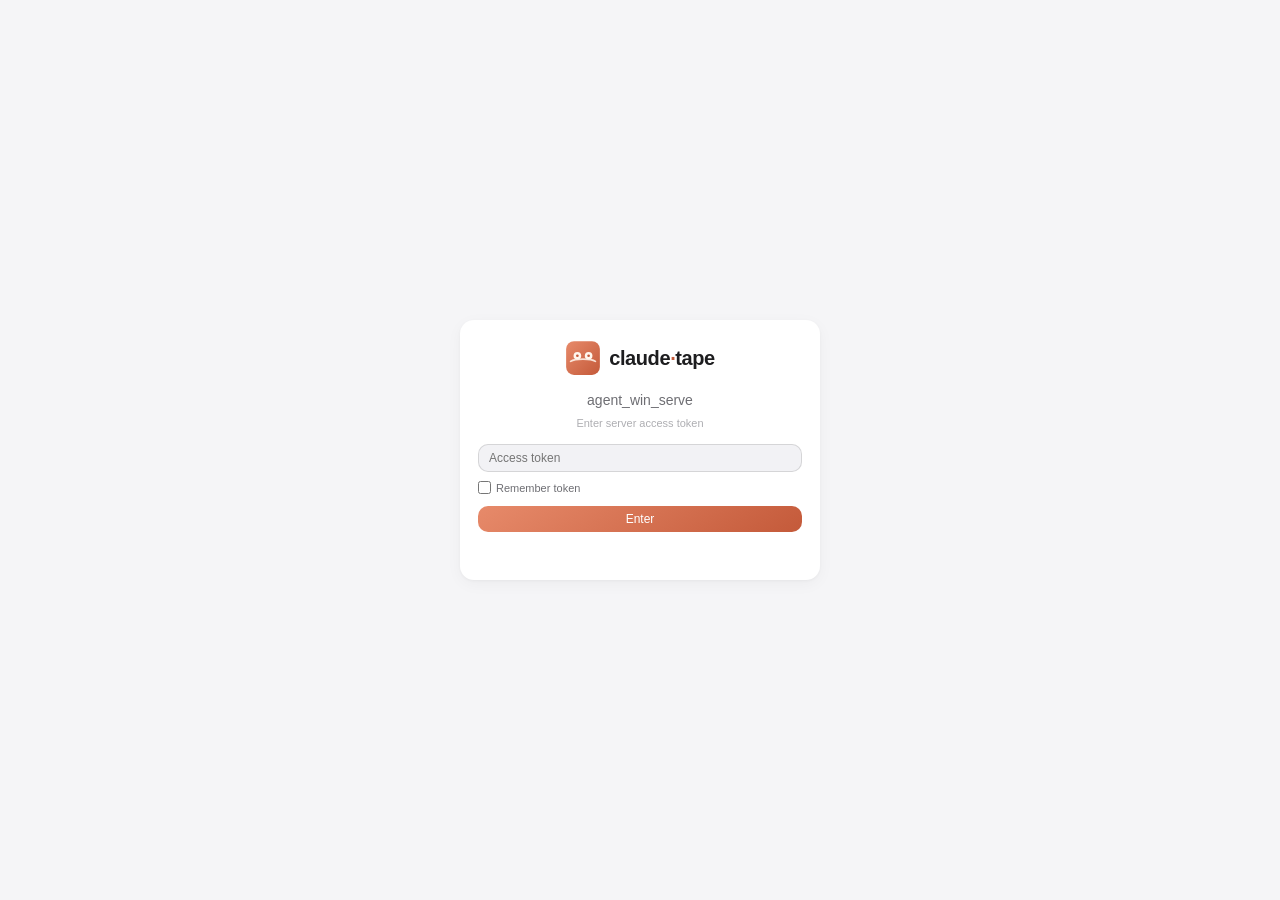
<file: static/index.html>
<!DOCTYPE html>
<html lang="en">
<head>
  <meta charset="utf-8" />
  <meta name="viewport" content="width=device-width, initial-scale=1, viewport-fit=cover" />
  <title>claude·tape</title>
  <link rel="icon" href="/static/favicon.ico" type="image/x-icon" />
  <link rel="stylesheet" href="/static/vendor/xterm.css" />
  <link rel="stylesheet" href="/static/app.css" />
</head>
<body>

  <!-- Token Gate -->
  <div id="gate">
    <div class="gate-box">
      <div class="gate-brand">
        <svg width="36" height="36" viewBox="0 0 32 32" style="display:block">
          <defs>
            <linearGradient id="bg-grad-gate" x1="0" x2="1" y1="0" y2="1">
              <stop offset="0%" stop-color="#E78A6A"/>
              <stop offset="100%" stop-color="#C45A3A"/>
            </linearGradient>
          </defs>
          <rect x="1" y="1" width="30" height="30" rx="7" fill="url(#bg-grad-gate)"/>
          <path d="M5 19c3 -2 6 -2 11 -2s8 0 11 2" stroke="#FFF7EE" stroke-width="1.6" stroke-linecap="round" fill="none" opacity=".85"/>
          <circle cx="11" cy="14" r="3.4" fill="#FFF7EE"/>
          <circle cx="21" cy="14" r="3.4" fill="#FFF7EE"/>
          <circle cx="11" cy="14" r="1.2" fill="#C45A3A"/>
          <circle cx="21" cy="14" r="1.2" fill="#C45A3A"/>
        </svg>
        <span class="gate-brand-name">claude<em>·</em>tape</span>
      </div>
      <div class="gate-title">agent_win_serve</div>
      <div class="gate-sub" data-i18n="gate_sub">Enter server access token</div>
      <input id="token-input" type="password"
             placeholder="Access token" data-i18n-ph="gate_placeholder" autocomplete="off" />
      <label class="gate-remember">
        <input type="checkbox" id="remember-token" />
        <span data-i18n="gate_remember">Remember token</span>
      </label>
      <button id="enter" data-i18n="gate_enter">Enter</button>
      <div id="gate-err"></div>
    </div>
  </div>

  <!-- App Shell -->
  <div id="shell" class="hidden">
    <div id="topbar">
      <div class="brand" style="flex:none">
        <svg width="22" height="22" viewBox="0 0 32 32" style="display:block">
          <defs>
            <linearGradient id="bg-grad" x1="0" x2="1" y1="0" y2="1">
              <stop offset="0%" stop-color="#E78A6A"/>
              <stop offset="100%" stop-color="#C45A3A"/>
            </linearGradient>
          </defs>
          <rect x="1" y="1" width="30" height="30" rx="7" fill="url(#bg-grad)"/>
          <path d="M5 19c3 -2 6 -2 11 -2s8 0 11 2" stroke="#FFF7EE" stroke-width="1.6" stroke-linecap="round" fill="none" opacity=".85"/>
          <circle cx="11" cy="14" r="3.4" fill="#FFF7EE"/>
          <circle cx="21" cy="14" r="3.4" fill="#FFF7EE"/>
          <circle cx="11" cy="14" r="1.2" fill="#C45A3A"/>
          <circle cx="21" cy="14" r="1.2" fill="#C45A3A"/>
        </svg>
        <span class="brand-name">claude<em>·</em>tape</span>
      </div>
      <div id="tab-strip"></div>
      <button id="tab-resume" data-i18n-title="htm_title">⊕</button>
      <button id="tab-add">+</button>
            <div class="topbar-right">
        <button id="open-config" class="topbar-icon-btn" data-i18n-title="btn_config" title="Config">⚙</button>
        <button id="open-ext" class="topbar-icon-btn" data-i18n-title="btn_extaccess" title="External">🌐</button>
        <div class="lang-sw">
          <button class="lb" data-lang="en">EN</button>
          <span class="lb-sep">|</span>
          <button class="lb" data-lang="zh">中</button>
        </div>
        <button id="logout" data-i18n="btn_logout">Logout</button>
      </div>
    </div>

    <div id="tab-container">
      <!-- Home view panel -->
      <div class="view-panel" data-view="home">
        <div class="home-wrap">
          <div class="sec-label" data-i18n="sec_new_session">New Session</div>
          <div class="home-card">
            <div class="new-row">
              <select id="model"></select>
              <select id="cwd"></select>
              <button id="start" data-i18n="btn_start">Start</button>
            </div>
          </div>
          <div class="sec-label sec-label-row">
            <span data-i18n="sec_history">History</span>
            <button id="sel-toggle" class="sel-toggle-btn" data-i18n="sel_toggle">Select</button>
          </div>
          <div class="home-card">
            <div id="history"></div>
          </div>
          <div class="sec-label" data-i18n="sec_files">Files</div>
          <div class="home-card home-nav-card" id="nav-files">
            <div class="home-nav-icon">📁</div>
            <div class="home-nav-text">
              <div class="home-nav-title" data-i18n="btn_files">Files</div>
              <div class="home-nav-sub" data-i18n="sec_files_sub">Browse and manage files</div>
            </div>
            <div class="home-nav-arrow">›</div>
          </div>
          <div class="sec-label" data-i18n="sec_config">Config</div>
          <div class="home-card home-nav-card" id="nav-config">
            <div class="home-nav-icon">⚙</div>
            <div class="home-nav-text">
              <div class="home-nav-title" data-i18n="btn_config">Config</div>
              <div class="home-nav-sub" data-i18n="sec_config_sub">Models, paths, and cloud settings</div>
            </div>
            <div class="home-nav-arrow">›</div>
          </div>
          <div class="sec-label" data-i18n="sec_quick_actions">Quick Actions</div>
          <div class="home-card">
            <div class="quick-actions-row">
              <button id="extaccess" class="quick-action-btn" data-i18n="btn_extaccess">External</button>
            </div>
          </div>
        </div>
        <div id="batch-bar" class="batch-bar hidden">
          <div class="batch-bar-inner">
            <div class="batch-bar-info">
              <button id="batch-select-all" class="batch-link" data-i18n="sel_all">Select all</button>
              <span id="batch-count"></span>
              <span id="batch-status" class="batch-status"></span>
            </div>
            <div class="batch-bar-actions">
              <button id="batch-activate" class="batch-action" data-i18n="sess_activate">Activate</button>
              <button id="batch-cloud-save" class="batch-action" data-i18n="cloud_save_title">Save to cloud</button>
              <span class="batch-model-group">
                <select id="batch-model" class="batch-action"></select>
                <button id="batch-apply-model" class="batch-action" data-i18n="sel_apply_model">Apply</button>
              </span>
              <button id="batch-close" class="batch-action" data-i18n="sess_close">Close</button>
              <button id="batch-delete" class="batch-action batch-danger" data-i18n="sess_delete">Delete</button>
            </div>
            <button id="batch-cancel" class="batch-cancel" data-i18n="sel_cancel">Cancel</button>
          </div>
        </div>
      </div>

      <!-- Config view panel -->
      <div class="view-panel hidden" data-view="config">
        <div class="cfg-panel-head">
          <span class="cfg-title" data-i18n="cfg_title">Config</span>
          <span id="cfg-status"></span>
        </div>
        <div id="cfg-body">
          <div class="cfg-card">
            <label class="cfg-field">claude_bin
              <input id="cfg-claude-bin" type="text" />
            </label>
            <label class="cfg-field">access_token
              <span class="cfg-token-row">
                <input id="cfg-token" type="text" />
                <button id="cfg-token-reset" type="button" class="cfg-add" data-i18n="cfg_token_reset">Reset &amp; kick all</button>
              </span>
              <span id="cfg-token-status" class="cfg-token-status"></span>
            </label>
            <label class="cfg-field">
              <span data-i18n="cfg_dirs_label">project_dirs (one per line)</span>
              <textarea id="cfg-dirs" rows="4"></textarea>
            </label>
          </div>
          <div class="cfg-card">
            <div class="cfg-h" data-i18n="cfg_models_label">Models</div>
            <div id="cfg-models"></div>
            <div style="display:flex;gap:8px;flex-wrap:wrap">
              <button id="cfg-add-model" class="cfg-add" data-i18n="cfg_add_model">+ Add model</button>
              <button id="cfg-import-model" class="cfg-add" data-i18n="cfg_import_model">↑ Import</button>
              <button id="cfg-export-model" class="cfg-add" data-i18n="cfg_export_model">↓ Export</button>
            </div>
            <input type="file" id="cfg-import-file" accept=".json" style="display:none">
          </div>
          <div class="cfg-card" id="cloud-card">
            <div class="cfg-h" data-i18n="cloud_title">Cloud</div>
            <div id="cloud-status-line" class="cloud-status">
              <span id="cloud-dot" class="cloud-dot"></span>
              <span id="cloud-status-text" data-i18n="cloud_unbound">Not connected</span>
            </div>
            <label class="cfg-field" data-i18n-wrap>
              <span data-i18n="cloud_base_url">Cloud server</span>
              <input id="cloud-base-url" type="text" />
            </label>
            <div style="display:flex;gap:8px;flex-wrap:wrap;margin-top:8px">
              <button id="cloud-connect" class="cloud-btn-primary" data-i18n="cloud_connect">Connect</button>
              <button id="cloud-logout" class="cloud-btn-ghost" style="display:none" data-i18n="cloud_logout">Disconnect</button>
            </div>
            <div id="cloud-authbox" class="cloud-authbox hidden">
              <div class="cloud-authbox-label" data-i18n="cloud_enter_code">Confirm this code in your browser:</div>
              <div id="cloud-usercode" class="cloud-usercode">----</div>
              <a id="cloud-open-link" class="cloud-link" target="_blank" rel="noopener" data-i18n="cloud_open_browser">Open authorization page</a>
              <div id="cloud-auth-hint" class="cloud-auth-hint" data-i18n="cloud_waiting">Waiting for confirmation…</div>
              <button id="cloud-auth-cancel" class="cloud-btn-ghost" data-i18n="cloud_cancel">Cancel</button>
            </div>
          </div>
          <div class="cfg-card" id="frp-card">
            <div class="cfg-h" data-i18n="cfg_frp_title">External Access (frp server)</div>
            <label class="cfg-field">server_addr
              <input id="cfg-frp-server-addr" type="text" value="" />
            </label>
            <label class="cfg-field">server_port
              <input id="cfg-frp-server-port" type="text" value="7000" />
            </label>
            <label class="cfg-field">token
              <input id="cfg-frp-token" type="text" value="" />
            </label>
            <label class="cfg-field">subdomain_host
              <input id="cfg-frp-subdomain-host" type="text" value="" />
            </label>
            <button id="cfg-frp-save" class="cfg-add" data-i18n="cfg_frp_save">Save server settings</button>
            <span id="cfg-frp-status" style="margin-left:8px;font-size:12px;color:var(--accent-dk)"></span>
          </div>
          <div class="cfg-actions">
            <button id="cfg-import-all" class="cfg-add" data-i18n="cfg_import_all">↑ Import All</button>
            <button id="cfg-export-all" class="cfg-add" data-i18n="cfg_export_all">↓ Export All</button>
            <input type="file" id="cfg-import-all-file" accept=".json" style="display:none">
            <span style="flex:1"></span>
            <button id="cfg-save" data-i18n="cfg_save">Save</button>
            <button id="cfg-apply" data-i18n="cfg_apply">Apply</button>
          </div>
        </div>
      </div>

      <!-- External Access view panel -->
      <div class="view-panel hidden" data-view="extaccess">
        <div class="etm-card">
          <div class="etm-title" data-i18n="etm_title">External Access</div>
          <div class="etm-warn" data-i18n="etm_warn">Anyone with the share link can access your local terminal. Share privately; turn off to revoke.</div>
          <div class="etm-status">
            <span id="etm-dot" class="etm-dot"></span>
            <span id="etm-state" data-i18n="etm_off">Off</span>
          </div>
          <button id="etm-toggle" class="etm-main off" data-i18n="etm_enable">Enable external access</button>

          <div id="etm-result" class="etm-result">
            <button id="etm-copyall" class="etm-copyall" data-i18n="etm_copy_all">Copy all (URLs + token)</button>
            <div class="etm-hint" data-i18n="etm_hint">Open the URL, then enter the access token below at the login screen.</div>
            <div class="etm-row">
              <label data-i18n="etm_url_pc">Desktop URL</label>
              <div class="etm-copyrow">
                <input id="etm-url" type="text" readonly />
                <button class="etm-copybtn" data-copy="etm-url" data-i18n="etm_copy">Copy</button>
              </div>
              <div class="etm-qr-wrap">
                <div id="etm-url-qr" class="etm-qr"></div>
                <span class="etm-qr-cap" data-i18n="etm_qr_pc">Scan to open (desktop)</span>
              </div>
            </div>
            <div class="etm-row">
              <label data-i18n="etm_url_mobile">Mobile URL (/m)</label>
              <div class="etm-copyrow">
                <input id="etm-url-m" type="text" readonly />
                <button class="etm-copybtn" data-copy="etm-url-m" data-i18n="etm_copy">Copy</button>
              </div>
              <div class="etm-qr-wrap">
                <div id="etm-url-m-qr" class="etm-qr"></div>
                <span class="etm-qr-cap" data-i18n="etm_qr_mobile">Scan to open (mobile)</span>
              </div>
            </div>
            <div class="etm-row">
              <label data-i18n="etm_token">Access token</label>
              <div class="etm-copyrow">
                <input id="etm-token" type="text" readonly />
                <button class="etm-copybtn" data-copy="etm-token" data-i18n="etm_copy">Copy</button>
                <button id="etm-refresh" class="etm-refresh" data-i18n="etm_refresh">↻</button>
              </div>
              <div class="etm-qr-wrap">
                <div id="etm-token-qr" class="etm-qr"></div>
                <span class="etm-qr-cap" data-i18n="etm_qr_token">Scan for token</span>
              </div>
            </div>
          </div>

          <div id="etm-err" class="etm-err"></div>
          <div class="etm-foot">
            <button id="etm-close" data-i18n="etm_close">Close</button>
          </div>
        </div>
      </div>

      <!-- Files view panel -->
      <div class="view-panel hidden" data-view="files">
        <div class="fm-wrap">
          <div class="fm-bar">
            <select id="fm-drive" class="fm-drive" title="Drives"></select>
            <button id="fm-up" class="fm-btn" data-i18n-title="fm_up" title="Up">⬆</button>
            <button id="fm-refresh" class="fm-btn" data-i18n-title="fm_refresh" title="Refresh">↻</button>
            <input id="fm-path" class="fm-path" type="text" spellcheck="false" />
            <button id="fm-go" class="fm-btn" data-i18n="fm_go">Go</button>
            <span class="fm-bar-sep"></span>
            <button id="fm-upload" class="fm-btn" data-i18n="fm_upload">Upload</button>
            <button id="fm-mkdir" class="fm-btn" data-i18n="fm_mkdir">New folder</button>
            <input type="file" id="fm-upload-input" style="display:none" />
          </div>
          <div id="fm-err" class="fm-err"></div>
          <div class="fm-body">
            <div class="fm-list-wrap">
              <table class="fm-table">
                <thead>
                  <tr>
                    <th data-i18n="fm_name">Name</th>
                    <th class="fm-col-size" data-i18n="fm_size">Size</th>
                    <th class="fm-col-mtime" data-i18n="fm_mtime">Modified</th>
                    <th class="fm-col-act" data-i18n="fm_actions">Actions</th>
                  </tr>
                </thead>
                <tbody id="fm-list"></tbody>
              </table>
            </div>
            <div class="fm-splitter" id="fm-splitter" title="Drag to resize"></div>
            <div class="fm-preview" id="fm-preview">
              <div class="fm-preview-empty" data-i18n="fm_pick">Select a file to preview</div>
            </div>
          </div>
        </div>
      </div>
    </div>
  </div>

  <!-- New Tab Modal -->
  <div id="ntm" class="hidden">
    <div class="ntm-card">
      <div class="ntm-title" data-i18n="ntm_title">New Session</div>
      <label class="ntm-field">
        <span data-i18n="ntm_model">Model</span>
        <select id="ntm-model"></select>
      </label>
      <label class="ntm-field">
        <span data-i18n="ntm_project">Project</span>
        <select id="ntm-cwd"></select>
      </label>
      <div class="ntm-actions">
        <button id="ntm-cancel" data-i18n="ntm_cancel">Cancel</button>
        <button id="ntm-start" data-i18n="ntm_start">Start</button>
      </div>
    </div>
  </div>

  <!-- History Tab Modal -->
  <div id="htm" class="hidden">
    <div class="htm-card">
      <div class="htm-title" data-i18n="htm_title">Resume Session</div>
      <div id="htm-list" class="htm-list"></div>
      <div class="htm-foot">
        <button id="htm-cancel" data-i18n="ntm_cancel">Cancel</button>
      </div>
    </div>
  </div>

  <!-- Rename Tab Modal -->
  <div id="rnm" class="hidden">
    <div class="rnm-card">
      <div id="rnm-title" class="rnm-title" data-i18n="rename_title">Rename Session</div>
      <input id="rnm-input" class="rnm-input" type="text" />
      <div class="rnm-actions">
        <button id="rnm-cancel" data-i18n="rename_cancel">Cancel</button>
        <button id="rnm-save"   data-i18n="rename_save">Save</button>
      </div>
    </div>
  </div>

  <!-- Tab context menu (right-click) -->
  <div id="tab-ctx-menu" class="hidden"></div>

  <script src="/static/vendor/xterm.js"></script>
  <script src="/static/vendor/addon-fit.js"></script>
  <script src="/static/vendor/qrcode.min.js"></script>
  <script src="/static/terminal.js"></script>
  <script src="/static/vendor/marked.min.js"></script>
  <script src="/static/files.js"></script>
</body>
</html>
</file>
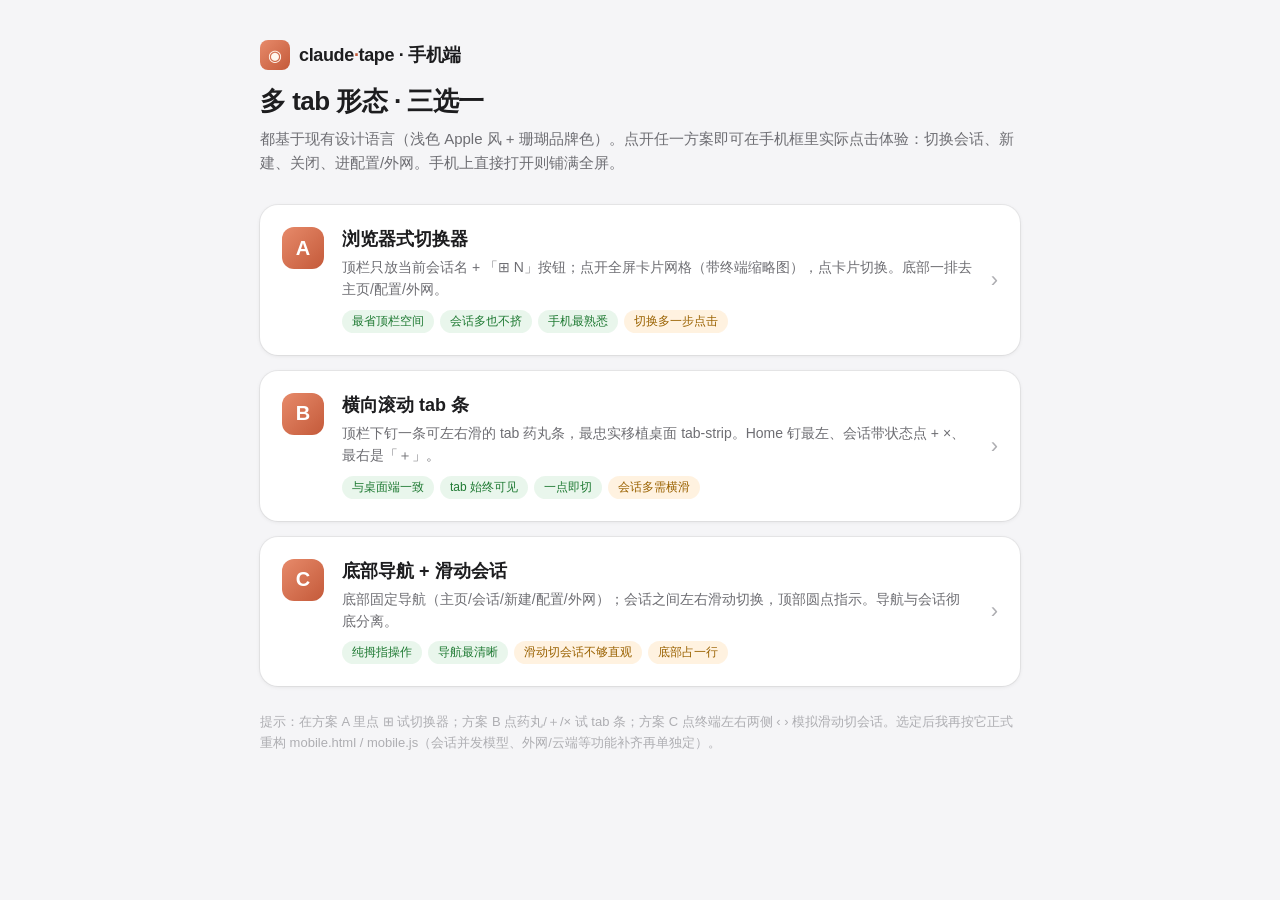
<file: static/_preview/index.html>
<!DOCTYPE html>
<html lang="zh">
<head>
<meta charset="utf-8" />
<meta name="viewport" content="width=device-width, initial-scale=1, viewport-fit=cover" />
<title>手机端 tab 形态 · 预览选型</title>
<style>
:root{--coral:#C45A3A;--coral2:#E78A6A;--t1:#1d1d1f;--t2:#6e6e73;--t3:#aeaeb2;--blue:#0071e3;}
*{box-sizing:border-box;margin:0;padding:0;}
body{font-family:-apple-system,BlinkMacSystemFont,"Helvetica Neue",sans-serif;background:#f5f5f7;
  color:var(--t1);-webkit-font-smoothing:antialiased;padding:40px 18px 60px;}
.head{max-width:760px;margin:0 auto 30px;}
.brand{display:flex;align-items:center;gap:9px;margin-bottom:14px;}
.logo{width:30px;height:30px;border-radius:8px;background:linear-gradient(135deg,var(--coral2),var(--coral));
  display:flex;align-items:center;justify-content:center;color:#FFF7EE;}
.brand b{font-size:18px;font-weight:700;letter-spacing:-.02em;}
.brand b em{font-style:normal;color:var(--coral);}
h1{font-size:26px;font-weight:700;letter-spacing:-.02em;margin-bottom:8px;}
.head p{color:var(--t2);font-size:15px;line-height:1.6;}
.grid{max-width:760px;margin:0 auto;display:flex;flex-direction:column;gap:16px;}
.opt{display:block;text-decoration:none;color:inherit;background:#fff;border-radius:18px;
  box-shadow:0 1px 4px rgba(0,0,0,.08),0 0 0 1px rgba(0,0,0,.05);padding:22px 22px;
  display:flex;gap:18px;align-items:flex-start;transition:transform .14s,box-shadow .14s;}
.opt:hover{transform:translateY(-2px);box-shadow:0 10px 30px rgba(0,0,0,.12),0 0 0 1px rgba(196,90,58,.25);}
.tag{flex:none;width:42px;height:42px;border-radius:12px;background:linear-gradient(135deg,var(--coral2),var(--coral));
  color:#fff;font-size:20px;font-weight:700;display:flex;align-items:center;justify-content:center;}
.opt .ti{font-size:18px;font-weight:700;margin-bottom:5px;}
.opt .de{color:var(--t2);font-size:14px;line-height:1.6;}
.opt .pros{margin-top:9px;display:flex;flex-wrap:wrap;gap:6px;}
.chip{font-size:12px;padding:3px 10px;border-radius:20px;background:#f2f2f5;color:var(--t2);}
.chip.good{background:rgba(40,167,69,.1);color:#1f7a33;}
.chip.warn{background:rgba(255,149,0,.12);color:#9a6200;}
.arrow{margin-left:auto;align-self:center;color:var(--t3);font-size:22px;}
.note{max-width:760px;margin:26px auto 0;font-size:13px;color:var(--t3);line-height:1.6;}
</style>
</head>
<body>
<div class="head">
  <div class="brand"><div class="logo">◉</div><b>claude<em>·</em>tape · 手机端</b></div>
  <h1>多 tab 形态 · 三选一</h1>
  <p>都基于现有设计语言（浅色 Apple 风 + 珊瑚品牌色）。点开任一方案即可在手机框里实际点击体验：切换会话、新建、关闭、进配置/外网。手机上直接打开则铺满全屏。</p>
</div>
<div class="grid">
  <a class="opt" href="a-switcher.html">
    <div class="tag">A</div>
    <div>
      <div class="ti">浏览器式切换器</div>
      <div class="de">顶栏只放当前会话名 + 「⊞ N」按钮；点开全屏卡片网格（带终端缩略图），点卡片切换。底部一排去 主页/配置/外网。</div>
      <div class="pros"><span class="chip good">最省顶栏空间</span><span class="chip good">会话多也不挤</span><span class="chip good">手机最熟悉</span><span class="chip warn">切换多一步点击</span></div>
    </div><span class="arrow">›</span>
  </a>
  <a class="opt" href="b-strip.html">
    <div class="tag">B</div>
    <div>
      <div class="ti">横向滚动 tab 条</div>
      <div class="de">顶栏下钉一条可左右滑的 tab 药丸条，最忠实移植桌面 tab-strip。Home 钉最左、会话带状态点 + ×、最右是「＋」。</div>
      <div class="pros"><span class="chip good">与桌面端一致</span><span class="chip good">tab 始终可见</span><span class="chip good">一点即切</span><span class="chip warn">会话多需横滑</span></div>
    </div><span class="arrow">›</span>
  </a>
  <a class="opt" href="c-bottomnav.html">
    <div class="tag">C</div>
    <div>
      <div class="ti">底部导航 + 滑动会话</div>
      <div class="de">底部固定导航（主页/会话/新建/配置/外网）；会话之间左右滑动切换，顶部圆点指示。导航与会话彻底分离。</div>
      <div class="pros"><span class="chip good">纯拇指操作</span><span class="chip good">导航最清晰</span><span class="chip warn">滑动切会话不够直观</span><span class="chip warn">底部占一行</span></div>
    </div><span class="arrow">›</span>
  </a>
</div>
<div class="note">提示：在方案 A 里点 ⊞ 试切换器；方案 B 点药丸/＋/× 试 tab 条；方案 C 点终端左右两侧 ‹ › 模拟滑动切会话。选定后我再按它正式重构 mobile.html / mobile.js（会话并发模型、外网/云端等功能补齐再单独定）。</div>
</body>
</html>
</file>
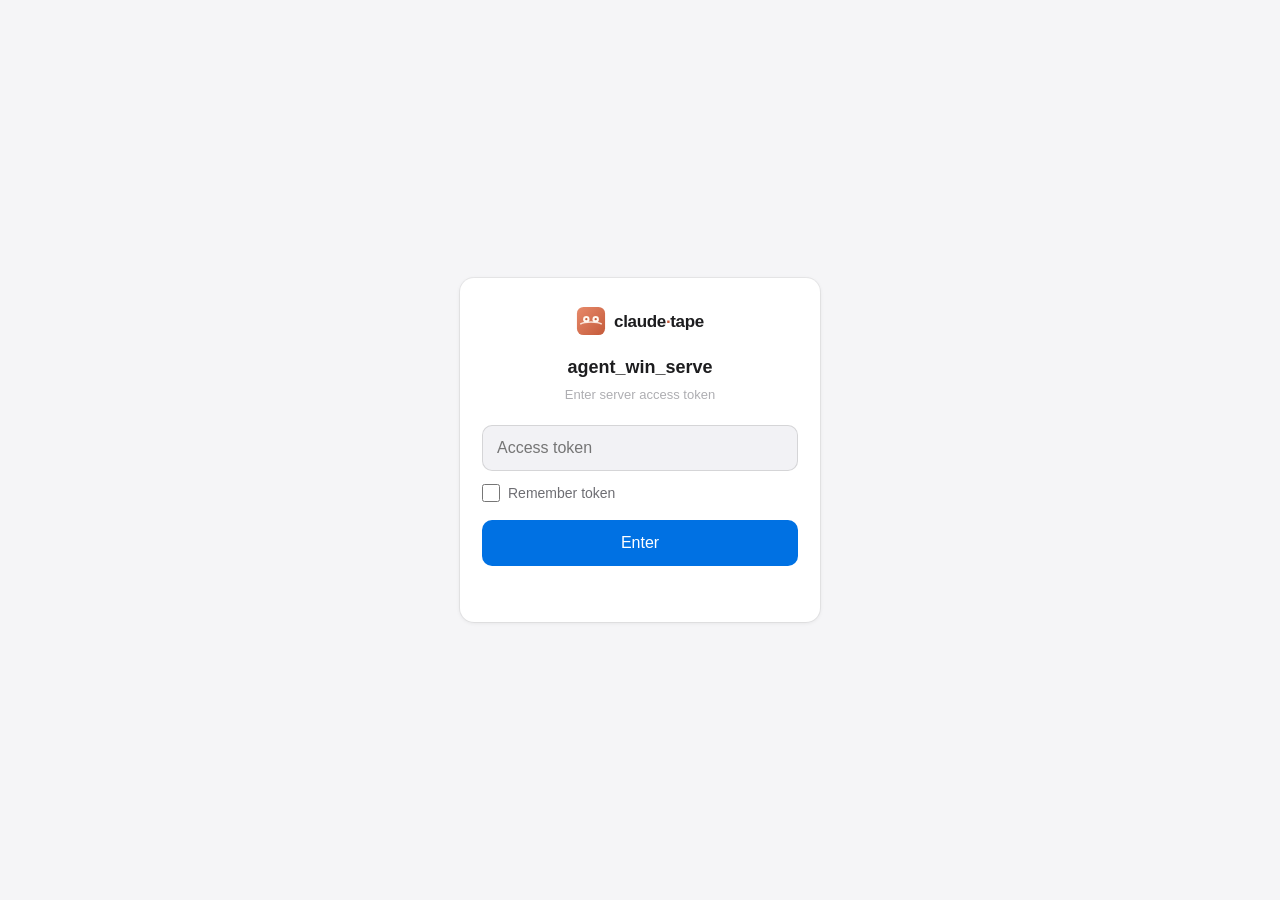
<file: static/mobile.html>
<!DOCTYPE html>
<html lang="en">
<head>
  <meta charset="utf-8" />
  <meta name="viewport" content="width=device-width, initial-scale=1, maximum-scale=1, viewport-fit=cover" />
  <title>claude·tape · mobile</title>
  <link rel="icon" href="/static/favicon.ico" type="image/x-icon" />
  <link rel="stylesheet" href="/static/vendor/xterm.css" />
  <style>
    :root{
      --bg:#f5f5f7; --s1:#fff; --s2:#f2f2f5; --s3:#e8e8ed;
      --b:rgba(0,0,0,.07); --bm:rgba(0,0,0,.12);
      --t1:#1d1d1f; --t2:#6e6e73; --t3:#aeaeb2;
      --blue:#0071e3; --green:#28a745; --red:#ff3b30;
      --coral:#C45A3A; --coral2:#E78A6A;
      --accent:var(--coral2); --accent-dk:var(--coral); --accent-bg:rgba(196,90,58,.1);
      --r:14px; --rsm:10px; --rxs:8px;
      --card-shadow:0 1px 4px rgba(0,0,0,.08),0 0 0 1px rgba(0,0,0,.05);
      --safe-b:env(safe-area-inset-bottom,0px);
      --safe-t:env(safe-area-inset-top,0px);
    }
    *,*::before,*::after{box-sizing:border-box;margin:0;padding:0;}
    html,body{height:100%;background:var(--bg);color:var(--t1);
      font-family:-apple-system,BlinkMacSystemFont,"Helvetica Neue",sans-serif;
      font-size:15px;line-height:1.5;-webkit-font-smoothing:antialiased;-webkit-text-size-adjust:100%;}
    .hidden{display:none !important;}
    button,input,select,textarea{font-family:inherit;}
    ::-webkit-scrollbar{width:0;height:0;}

    /* ---------- Gate ---------- */
    #gate{position:fixed;inset:0;z-index:100;background:var(--bg);
      display:flex;align-items:center;justify-content:center;padding:20px;}
    .gate-box{width:min(360px,92vw);background:var(--s1);border-radius:var(--r);
      padding:28px 22px;box-shadow:var(--card-shadow);}
    .gate-brand{display:flex;align-items:center;justify-content:center;gap:8px;margin-bottom:18px;}
    .gate-brand-name{font-size:17px;font-weight:700;letter-spacing:-.02em;}
    .gate-brand-name em{font-style:normal;color:var(--coral);}
    .gate-title{font-size:18px;font-weight:600;text-align:center;margin-bottom:4px;}
    .gate-sub{font-size:13px;color:var(--t3);text-align:center;margin-bottom:20px;}
    .gate-box input[type=password]{width:100%;background:var(--s2);color:var(--t1);
      border:1px solid var(--bm);border-radius:var(--rsm);padding:13px 14px;
      font-size:16px;outline:none;margin-bottom:12px;}
    .gate-box input[type=password]:focus{border-color:var(--blue);}
    .gate-remember{display:flex;align-items:center;gap:8px;font-size:14px;
      color:var(--t2);margin-bottom:16px;cursor:pointer;user-select:none;}
    .gate-remember input{width:18px;height:18px;accent-color:var(--blue);}
    #enter{width:100%;background:var(--blue);color:#fff;border:none;
      border-radius:var(--rsm);padding:14px;font-size:16px;font-weight:500;cursor:pointer;}
    #enter:active{filter:brightness(.95);}
    #gate-err{color:var(--red);font-size:13px;min-height:18px;margin-top:10px;text-align:center;}

    /* ---------- App shell ---------- */
    #app{position:fixed;inset:0;display:flex;flex-direction:column;background:var(--bg);}

    /* persistent top bar — controls hug the LEFT, center kept clear for the camera */
    #bar{flex:none;display:flex;align-items:center;gap:8px;
      height:calc(54px + var(--safe-t));padding:calc(8px + var(--safe-t)) 12px 0;
      background:rgba(245,245,247,.92);backdrop-filter:saturate(1.6) blur(12px);
      border-bottom:1px solid var(--b);position:relative;z-index:20;}
    .icon-btn{width:40px;height:40px;flex:none;display:flex;align-items:center;justify-content:center;
      background:var(--s1);border:1px solid var(--b);font-size:18px;color:var(--t1);cursor:pointer;
      border-radius:11px;box-shadow:0 1px 2px rgba(0,0,0,.04);}
    .icon-btn:active{background:var(--s3);}
    .grid-btn{position:relative;font-size:17px;}
    .grid-btn .badge{position:absolute;top:-5px;right:-5px;min-width:18px;height:18px;padding:0 4px;
      background:var(--coral);color:#fff;font-size:10px;font-weight:700;border-radius:9px;
      display:flex;align-items:center;justify-content:center;border:2px solid var(--bg);}
    #bar .spacer{flex:1;}
    #bar .ctx{display:flex;align-items:center;gap:6px;background:none;border:none;
      max-width:180px;line-height:1.25;padding:4px 2px;cursor:default;}
    #bar .ctx.tappable{cursor:pointer;}
    #bar .ctx.tappable:active{opacity:.6;}
    #bar .ctx .ctx-txt{min-width:0;flex:1;text-align:right;}
    #bar .ctx .ctx-caret{flex:none;font-size:10px;color:var(--t3);display:none;}
    #bar .ctx.tappable .ctx-caret{display:block;}
    #bar .ctx #ctx-name{display:block;color:var(--t1);font-size:14px;font-weight:600;
      white-space:nowrap;overflow:hidden;text-overflow:ellipsis;max-width:150px;}
    #bar .ctx #ctx-sub{display:block;font-size:11px;color:var(--t3);
      white-space:nowrap;overflow:hidden;text-overflow:ellipsis;max-width:150px;}

    #bodyc{flex:1;min-height:0;position:relative;overflow:hidden;}
    .view{position:absolute;inset:0;overflow-y:auto;-webkit-overflow-scrolling:touch;display:none;}
    .view.on{display:block;}
    #v-term.on{display:flex;flex-direction:column;}

    /* ---------- Home ---------- */
    .ptr{height:0;overflow:hidden;display:flex;align-items:center;justify-content:center;opacity:0;}
    .ptr.snap{transition:height .25s,opacity .2s;}
    .ptr-spin{width:20px;height:20px;border:2px solid var(--bm);border-top-color:var(--coral);border-radius:50%;}
    .ptr.loading .ptr-spin{animation:ptr-spin .7s linear infinite;}
    @keyframes ptr-spin{to{transform:rotate(360deg);}}
    .home-wrap{max-width:560px;margin:0 auto;padding:18px 16px calc(40px + var(--safe-b));}
    .sec-label{font-size:11px;font-weight:600;letter-spacing:.07em;text-transform:uppercase;
      color:var(--t3);padding:0 4px;margin:24px 0 8px;}
    .sec-label:first-child{margin-top:2px;}
    .sec-row{display:flex;align-items:center;justify-content:space-between;}
    .sel-toggle{background:var(--s2);border:1px solid var(--bm);border-radius:var(--rxs);
      padding:6px 14px;font-size:12px;color:var(--t2);cursor:pointer;}
    .sel-toggle.on{background:var(--accent-bg);color:var(--coral);border-color:rgba(196,90,58,.3);}
    .home-card{background:var(--s1);border-radius:var(--r);box-shadow:var(--card-shadow);padding:14px;}
    .new-col{display:flex;flex-direction:column;gap:10px;}
    .new-col select{width:100%;background:var(--s2);color:var(--t1);border:1px solid var(--bm);
      border-radius:var(--rsm);padding:12px;font-size:15px;outline:none;appearance:auto;}
    .new-col #start{width:100%;background:var(--blue);color:#fff;border:none;border-radius:var(--rsm);
      padding:14px;font-size:16px;font-weight:500;cursor:pointer;}

    /* history — grouped + inline edit */
    .grp{margin-bottom:12px;}
    .grp-head{display:flex;align-items:center;gap:8px;padding:8px 6px 6px;cursor:pointer;user-select:none;}
    .grp-head .caret{color:var(--t3);font-size:11px;width:11px;flex:none;}
    .grp-head .path{color:var(--t2);font-size:12px;font-family:"SF Mono",Consolas,monospace;
      flex:1;word-break:break-all;}
    .grp-head .count{font-size:10.5px;color:var(--t3);background:var(--s3);border-radius:20px;
      padding:1px 9px;flex:none;}
    .grp-body{display:flex;flex-direction:column;gap:8px;}
    .grp-body.collapsed{display:none;}
    .hsess{background:var(--s1);border-radius:var(--r);box-shadow:var(--card-shadow);padding:11px 12px;
      display:flex;flex-direction:column;gap:9px;border:1.5px solid transparent;transition:border-color .12s;}
    .hsess.sel{border-color:var(--coral);}
    .hsess .r1{display:flex;align-items:center;gap:9px;}
    .hsess .chk{display:none;width:19px;height:19px;accent-color:var(--coral);flex:none;margin:0;}
    #history.select .hsess .chk{display:block;}
    #history.select .hsess .act{display:none;}
    .hsess .dot{width:8px;height:8px;flex:none;border-radius:50%;}
    .hsess .dot.active{background:var(--green);box-shadow:0 0 5px rgba(40,167,69,.4);}
    .hsess .dot.closed{background:var(--t3);}
    .hsess .dot.open{background:var(--blue);box-shadow:0 0 5px rgba(0,113,227,.4);}
    .hsess .nm{font-weight:600;font-size:14px;flex:1;min-width:0;white-space:nowrap;
      overflow:hidden;text-overflow:ellipsis;}
    .hsess .when{color:var(--t3);font-size:11.5px;flex:none;font-variant-numeric:tabular-nums;}
    .hsess .act{background:var(--green);color:#fff;border:none;border-radius:var(--rxs);
      padding:6px 15px;font-size:12.5px;font-weight:500;cursor:pointer;flex:none;}
    .hsess .act.open{background:var(--blue);}
    .hsess .r2{display:flex;align-items:center;gap:8px;}
    .hsess .msel{flex:none;max-width:52%;background:var(--s2);color:var(--coral);border:1px solid var(--bm);
      border-radius:var(--rxs);padding:6px 7px;font-size:12px;outline:none;appearance:auto;}
    .hsess .note{flex:1;min-width:0;background:var(--s2);color:var(--t2);border:1px solid var(--bm);
      border-radius:var(--rxs);padding:6px 9px;font-size:12px;outline:none;resize:none;overflow:hidden;
      line-height:1.4;font-family:inherit;min-height:calc(1em * 1.4 + 12px);}
    .hsess .note:focus,.hsess .msel:focus{border-color:var(--coral);}
    .empty{color:var(--t3);font-size:14px;text-align:center;padding:30px 0;}
    #history.select{padding-bottom:152px;}

    /* batch bar (select mode) — pinned to viewport bottom */
    #batch-bar{position:fixed;left:0;right:0;bottom:0;z-index:60;background:rgba(255,255,255,.97);
      backdrop-filter:blur(10px);border-top:1px solid var(--bm);
      padding:10px 12px calc(12px + var(--safe-b));box-shadow:0 -6px 24px rgba(0,0,0,.1);}
    .batch-info{display:flex;align-items:center;gap:12px;font-size:12.5px;color:var(--t2);margin-bottom:9px;}
    .batch-info .lnk{color:var(--coral);cursor:pointer;font-weight:500;}
    .batch-info .st{color:var(--t3);margin-left:auto;}
    .batch-acts{display:flex;gap:7px;overflow-x:auto;}
    .batch-acts::-webkit-scrollbar{height:0;}
    .batch-acts button,.batch-acts select{flex:none;background:var(--s2);color:var(--t2);
      border:1px solid var(--bm);border-radius:var(--rxs);padding:9px 14px;font-size:12.5px;
      cursor:pointer;white-space:nowrap;outline:none;}
    .batch-acts button:disabled{opacity:.4;}
    .batch-acts .danger{color:var(--red);border-color:rgba(255,59,48,.25);}
    .batch-acts .cancel{margin-left:auto;}

    /* ---------- Terminal view ---------- */
    #v-term{background:#1e1e1e;}
    #term-stack{flex:1;min-height:0;position:relative;}
    .term-panel{position:absolute;inset:0;padding:4px;overflow:hidden;display:none;}
    .term-panel.on{display:block;}
    #keys{flex:none;display:flex;flex-direction:column;gap:6px;
      padding:8px 10px calc(8px + var(--safe-b));background:#2a2a2e;
      border-top:1px solid rgba(255,255,255,.08);}
    .keys-line{display:flex;gap:6px;}
    /* extra keys hidden until expanded; main row (with the toggle) is always shown */
    #keys-extra{display:none;flex-wrap:wrap;}
    #keys.expanded #keys-extra{display:flex;}
    /* extra keys are natural-width chips (so command labels fit) and wrap to more rows */
    #keys-extra .key{flex:none;padding:0 12px;}
    #keys-extra .key.cmd{font-size:12.5px;color:var(--coral2);}
    .key{flex:1;min-width:0;height:38px;display:inline-flex;align-items:center;justify-content:center;
      background:#3a3a40;color:#eaeaea;border:1px solid rgba(255,255,255,.1);border-radius:8px;
      font-size:14px;font-family:Consolas,monospace;cursor:pointer;user-select:none;padding:0 8px;}
    .key:active{background:#4a4a52;}
    .key.armed{background:var(--blue);color:#fff;border-color:var(--blue);}
    .key-expand{flex:none;min-width:44px;font-size:16px;line-height:1;color:#aeaeb2;}
    #keys.expanded .key-expand{background:var(--blue);color:#fff;border-color:var(--blue);}
    /* keyboard toggle: soft keyboard stays suppressed until this is tapped (armed) */
    .key-kb{flex:none;min-width:44px;font-size:17px;line-height:1;color:#aeaeb2;}
    .term-empty{position:absolute;inset:0;display:flex;align-items:center;justify-content:center;
      color:#7a7a7a;font-size:14px;text-align:center;padding:30px;}

    /* ---------- Config view ---------- */
    #cfg-body{max-width:560px;margin:0 auto;padding:16px 14px calc(40px + var(--safe-b));}
    .cfg-head{display:flex;align-items:center;gap:10px;margin:2px 4px 14px;}
    .cfg-head .cfg-title{font-size:17px;font-weight:700;letter-spacing:-.02em;}
    #cfg-status{font-size:12px;color:var(--t2);margin-left:auto;}
    .cfg-card{background:var(--s1);border-radius:var(--r);box-shadow:var(--card-shadow);
      padding:14px;margin-bottom:12px;}
    .cfg-h{font-size:11px;font-weight:600;letter-spacing:.07em;text-transform:uppercase;
      color:var(--t3);margin-bottom:12px;}
    .cfg-field{display:block;font-size:13px;color:var(--t2);margin-bottom:14px;}
    .cfg-field:last-child{margin-bottom:0;}
    .cfg-field input,.cfg-field textarea{display:block;width:100%;margin-top:6px;background:var(--s2);
      color:var(--t1);border:1px solid var(--bm);border-radius:var(--rsm);padding:11px;font-size:15px;
      outline:none;font-family:"SF Mono","Consolas",monospace;resize:vertical;}
    .cfg-field input:focus,.cfg-field textarea:focus{border-color:var(--blue);}
    .cfg-token-row{display:flex;gap:8px;margin-top:6px;align-items:stretch;}
    .cfg-token-row input{margin-top:0;flex:1;min-width:0;}
    .cfg-token-status{display:block;font-size:11.5px;color:var(--t3);margin-top:6px;}
    .mcard{background:var(--s2);border:1px solid var(--b);border-radius:var(--rsm);
      padding:12px;margin-bottom:10px;}
    .mcard.builtin{opacity:.55;}
    .mcard-h{display:flex;align-items:center;gap:8px;margin-bottom:8px;}
    .mcard-h .midx{font-size:12px;color:var(--t3);}
    .mcard-h .cfg-builtin-tag{font-size:11px;color:var(--t3);background:var(--s1);
      border:1px solid var(--b);border-radius:20px;padding:2px 9px;}
    .mcard-h .m-del{margin-left:auto;background:transparent;color:var(--red);
      border:1px solid rgba(255,59,48,.25);border-radius:var(--rxs);padding:6px 12px;
      font-size:13px;cursor:pointer;}
    .mcard label{display:block;font-size:11px;color:var(--t3);margin-bottom:8px;}
    .mcard label:last-child{margin-bottom:0;}
    .mcard input{display:block;width:100%;margin-top:4px;background:var(--s1);color:var(--t1);
      border:1px solid var(--bm);border-radius:var(--rxs);padding:9px;font-size:14px;outline:none;
      font-family:"SF Mono","Consolas",monospace;}
    .mcard input:focus{border-color:var(--blue);}
    .mcard input:disabled{opacity:.6;}
    .cfg-add{background:transparent;color:var(--blue);border:1px solid rgba(0,113,227,.3);
      border-radius:var(--rxs);padding:10px 14px;font-size:14px;cursor:pointer;}
    .cfg-actions{display:flex;gap:10px;flex-wrap:wrap;align-items:center;}
    .cfg-actions button{flex:1;min-width:120px;border-radius:var(--rsm);padding:13px;font-size:15px;
      font-weight:500;cursor:pointer;border:none;}
    #cfg-save{background:var(--s2);color:var(--t1);border:1px solid var(--bm) !important;flex:1;}
    #cfg-apply{background:var(--blue);color:#fff;flex:1;}

    /* cloud card */
    .cloud-status{display:flex;align-items:center;gap:8px;font-size:13px;color:var(--t2);margin-bottom:12px;}
    .cloud-dot{width:9px;height:9px;border-radius:50%;background:var(--t3);}
    .cloud-dot.on{background:var(--green);box-shadow:0 0 5px rgba(40,167,69,.4);}
    .cloud-btn-primary{background:var(--blue);color:#fff;border:none;border-radius:var(--rxs);
      padding:10px 16px;font-size:14px;font-weight:500;cursor:pointer;}
    .cloud-btn-ghost{background:var(--s2);color:var(--t2);border:1px solid var(--bm);
      border-radius:var(--rxs);padding:10px 16px;font-size:14px;cursor:pointer;}
    .cloud-authbox{margin-top:12px;padding:14px;background:var(--s2);border-radius:var(--rsm);text-align:center;}
    .cloud-authbox-label{font-size:13px;color:var(--t2);margin-bottom:8px;}
    .cloud-usercode{font-size:26px;font-weight:700;letter-spacing:.14em;color:var(--coral);
      font-family:"SF Mono",Consolas,monospace;margin-bottom:10px;}
    .cloud-link{display:inline-block;color:var(--blue);font-size:14px;margin-bottom:8px;text-decoration:none;}
    .cloud-auth-hint{font-size:12px;color:var(--t3);margin-bottom:10px;}

    /* ---------- External access view ---------- */
    .etm-card{max-width:560px;margin:0 auto;padding:16px 14px calc(40px + var(--safe-b));}
    .etm-title{font-size:17px;font-weight:700;letter-spacing:-.02em;margin:2px 0 10px;}
    .etm-warn{font-size:12.5px;color:var(--t2);line-height:1.55;background:var(--accent-bg);
      border-radius:var(--rsm);padding:11px 13px;margin-bottom:14px;}
    .etm-status{display:flex;align-items:center;gap:8px;font-size:14px;color:var(--t2);margin-bottom:12px;}
    .etm-dot{width:9px;height:9px;border-radius:50%;background:var(--t3);}
    .etm-dot.connecting{background:#ff9800;}
    .etm-dot.online{background:var(--green);box-shadow:0 0 5px rgba(40,167,69,.4);}
    .etm-dot.error{background:var(--red);}
    .etm-main{width:100%;background:var(--coral);color:#fff;border:none;border-radius:var(--rsm);
      padding:14px;font-size:16px;font-weight:500;cursor:pointer;margin-bottom:14px;}
    .etm-main.off{background:var(--coral);}
    .etm-main:not(.off){background:var(--s2);color:var(--red);border:1px solid rgba(255,59,48,.3);}
    .etm-result{display:none;}
    .etm-result.show{display:block;}
    .etm-copyall{width:100%;background:var(--s2);color:var(--blue);border:1px solid rgba(0,113,227,.3);
      border-radius:var(--rsm);padding:11px;font-size:14px;cursor:pointer;margin-bottom:8px;}
    .etm-hint{font-size:12px;color:var(--t3);line-height:1.5;margin-bottom:14px;}
    .etm-row{margin-bottom:16px;}
    .etm-row label{display:block;font-size:12px;color:var(--t2);margin-bottom:6px;}
    .etm-copyrow{display:flex;gap:8px;}
    .etm-copyrow input{flex:1;min-width:0;background:var(--s2);color:var(--t1);border:1px solid var(--bm);
      border-radius:var(--rxs);padding:10px;font-size:13px;outline:none;font-family:"SF Mono",Consolas,monospace;}
    .etm-copybtn,.etm-refresh{flex:none;background:var(--s2);color:var(--t2);border:1px solid var(--bm);
      border-radius:var(--rxs);padding:10px 14px;font-size:13px;cursor:pointer;}
    .etm-qr-wrap{display:flex;flex-direction:column;align-items:center;gap:6px;margin-top:12px;}
    .etm-qr{width:116px;height:116px;background:#fff;padding:5px;border-radius:8px;border:1px solid var(--b);}
    .etm-qr-cap{font-size:11px;color:var(--t3);}
    .etm-err{font-size:12.5px;color:var(--red);min-height:18px;text-align:center;margin-top:6px;word-break:break-all;}

    /* ---------- ☰ Menu dropdown ---------- */
    .scrim{position:fixed;inset:0;z-index:280;background:rgba(0,0,0,.18);opacity:0;
      pointer-events:none;transition:opacity .18s;}
    .scrim.on{opacity:1;pointer-events:auto;}
    .menu{position:fixed;top:calc(54px + var(--safe-t));left:12px;z-index:290;width:232px;
      background:var(--s1);border-radius:var(--r);
      box-shadow:0 18px 50px rgba(0,0,0,.22),0 0 0 1px rgba(0,0,0,.05);padding:7px;
      transform-origin:top left;transform:scale(.92);opacity:0;pointer-events:none;
      transition:transform .16s cubic-bezier(.32,.72,0,1),opacity .16s;}
    .menu.on{transform:scale(1);opacity:1;pointer-events:auto;}
    /* right-anchored variant (top-bar session context menu) */
    .menu.menu-r{left:auto;right:12px;width:248px;transform-origin:top right;}
    .sctx-status{display:flex;align-items:center;gap:8px;padding:9px 12px;font-size:13px;}
    .sctx-status .sctx-dot{width:8px;height:8px;border-radius:50%;flex:none;}
    .sctx-status .sctx-stl{color:var(--t2);}
    .sctx-status .sctx-stv{margin-left:auto;font-weight:600;}
    .sctx-model{display:flex;align-items:center;gap:8px;padding:8px 12px;font-size:13px;color:var(--t2);}
    .sctx-model>span{flex:none;}
    .sctx-model select{flex:1;min-width:0;background:var(--s2);color:var(--t1);border:1px solid var(--bm);
      border-radius:var(--rxs);padding:7px 8px;font-size:13px;outline:none;appearance:auto;}
    .sctx-model select:focus{border-color:var(--blue);}
    .mi{display:flex;align-items:center;gap:11px;width:100%;padding:11px 12px;background:none;
      border:none;border-radius:9px;font-size:15px;color:var(--t1);cursor:pointer;text-align:left;}
    .mi:active{background:var(--s2);}
    .mi .mic{width:22px;text-align:center;font-size:17px;color:var(--t2);}
    .mi.danger{color:var(--red);}.mi.danger .mic{color:var(--red);}
    .mi:disabled{opacity:.4;}
    .msep{height:1px;background:var(--b);margin:6px 8px;}
    .mlang{display:flex;align-items:center;gap:8px;padding:8px 12px;}
    .mlang>span{font-size:13px;color:var(--t3);flex:1;}
    .lb{background:var(--s2);border:1px solid var(--b);border-radius:7px;padding:5px 11px;
      font-size:13px;color:var(--t2);cursor:pointer;}
    .lb.active{background:var(--coral);color:#fff;border-color:var(--coral);}

    /* ---------- ⊞ Switcher ---------- */
    .sw{position:fixed;inset:0;z-index:300;background:rgba(235,235,240,.86);backdrop-filter:blur(18px);
      display:flex;flex-direction:column;transform:translateY(100%);
      transition:transform .26s cubic-bezier(.32,.72,0,1);}
    .sw.on{transform:translateY(0);}
    .sw-head{flex:none;display:flex;align-items:center;padding:calc(16px + var(--safe-t)) 18px 4px;}
    .sw-head h2{font-size:21px;font-weight:700;letter-spacing:-.02em;flex:1;}
    .sw-close{width:34px;height:34px;border:none;background:rgba(0,0,0,.06);border-radius:50%;
      font-size:17px;color:var(--t2);cursor:pointer;}
    .sw-actions{flex:none;display:flex;gap:10px;padding:10px 16px 6px;}
    .sw-act{flex:1;display:flex;flex-direction:column;align-items:center;gap:5px;padding:14px 6px;
      border-radius:var(--r);cursor:pointer;border:1px solid transparent;}
    .sw-act.new{background:linear-gradient(135deg,var(--coral2),var(--coral));color:#fff;}
    .sw-act.hist{background:var(--s1);color:var(--t1);border-color:var(--b);box-shadow:var(--card-shadow);}
    .sw-act .ai{font-size:22px;line-height:1;}.sw-act .al{font-size:13px;font-weight:600;}
    .sw-sec{padding:14px 18px 6px;font-size:11px;font-weight:600;letter-spacing:.07em;
      text-transform:uppercase;color:var(--t3);}
    .sw-grid{flex:1;overflow-y:auto;display:grid;grid-template-columns:1fr 1fr;gap:12px;
      padding:2px 16px calc(20px + var(--safe-b));align-content:start;}
    .tcard{background:var(--s1);border-radius:var(--r);box-shadow:var(--card-shadow);overflow:hidden;
      cursor:pointer;display:flex;flex-direction:column;min-height:128px;border:2px solid transparent;
      transition:transform .12s;}
    .tcard:active{transform:scale(.97);}
    .tcard.cur{border-color:var(--coral);}
    .tcard .thumb{flex:1;background:#1e1e1e;padding:9px;font-family:Consolas,monospace;font-size:8px;
      line-height:1.5;color:#9a9a9a;overflow:hidden;position:relative;white-space:pre;}
    .tcard .x{position:absolute;top:6px;right:6px;width:20px;height:20px;background:rgba(0,0,0,.55);
      color:#fff;border:none;border-radius:50%;font-size:13px;line-height:1;cursor:pointer;}
    .tcard .foot{flex:none;padding:8px 10px;}
    .tcard .foot .nm{font-size:12.5px;font-weight:600;white-space:nowrap;overflow:hidden;text-overflow:ellipsis;}
    .tcard .foot .mt{display:flex;align-items:center;gap:5px;margin-top:3px;}
    .tcard .foot .mt .dot{width:7px;height:7px;border-radius:50%;flex:none;background:var(--t3);}
    .tcard .foot .mt .dot.active,.tcard .foot .mt .dot.online{background:var(--green);}
    .tcard .foot .mt .dot.closed,.tcard .foot .mt .dot.disconnected{background:var(--t3);}
    .tcard .foot .mt .dot.reconnecting{background:#ff9800;}
    .tcard .foot .mt span{font-size:10px;color:var(--t3);}
    .sw-empty{grid-column:1/3;text-align:center;color:var(--t3);font-size:14px;padding:40px 0;}

    /* history sub-sheet inside switcher */
    .hsheet{position:absolute;inset:0;z-index:310;background:var(--bg);transform:translateX(100%);
      transition:transform .24s cubic-bezier(.32,.72,0,1);display:flex;flex-direction:column;}
    .hsheet.on{transform:translateX(0);}
    .hsheet-head{flex:none;display:flex;align-items:center;gap:10px;padding:calc(16px + var(--safe-t)) 16px 8px;}
    .hsheet-head button{background:none;border:none;font-size:16px;color:var(--blue);cursor:pointer;}
    .hsheet-head h2{font-size:18px;font-weight:700;}
    .hsheet-body{flex:1;overflow-y:auto;padding:6px 14px calc(30px + var(--safe-b));}

    /* ---------- Confirm dialog ---------- */
    @keyframes fadeIn{from{opacity:0;}to{opacity:1;}}
    .confirm-overlay{position:fixed;inset:0;z-index:20000;background:rgba(0,0,0,.35);
      display:flex;align-items:center;justify-content:center;padding:20px;animation:fadeIn .12s ease;}
    .confirm-card{background:var(--s1);border-radius:var(--r);width:min(320px,92vw);
      padding:24px 20px 18px;box-shadow:0 20px 60px rgba(0,0,0,.2);}
    .confirm-msg{font-size:15px;text-align:center;margin-bottom:20px;line-height:1.6;}
    .confirm-actions{display:flex;gap:10px;}
    .confirm-cancel{flex:1;background:var(--s2);color:var(--t1);border:1px solid var(--bm);
      border-radius:var(--rsm);padding:12px;font-size:15px;cursor:pointer;}
    .confirm-ok{flex:1;background:var(--red);color:#fff;border:none;border-radius:var(--rsm);
      padding:12px;font-size:15px;font-weight:500;cursor:pointer;}

    /* ---------- Rename dialog ---------- */
    .rnm-overlay{position:fixed;inset:0;z-index:20000;background:rgba(0,0,0,.35);
      display:flex;align-items:center;justify-content:center;padding:20px;animation:fadeIn .12s ease;}
    .rnm-card{background:var(--s1);border-radius:var(--r);width:min(340px,92vw);padding:20px;
      box-shadow:0 20px 60px rgba(0,0,0,.2);}
    .rnm-title{font-size:16px;font-weight:600;margin-bottom:14px;}
    .rnm-input{width:100%;background:var(--s2);color:var(--t1);border:1px solid var(--bm);
      border-radius:var(--rsm);padding:12px;font-size:15px;outline:none;margin-bottom:16px;}
    .rnm-input:focus{border-color:var(--blue);}
    .rnm-actions{display:flex;gap:10px;}
    .rnm-actions button{flex:1;border-radius:var(--rsm);padding:12px;font-size:15px;cursor:pointer;}
    #rnm-cancel{background:var(--s2);color:var(--t1);border:1px solid var(--bm);}
    #rnm-save{background:var(--blue);color:#fff;border:none;font-weight:500;}

    /* ---------- Picker (import/export sections) ---------- */
    .picker-overlay{position:fixed;inset:0;z-index:20000;background:rgba(0,0,0,.35);
      display:flex;align-items:center;justify-content:center;padding:20px;animation:fadeIn .12s ease;}
    .picker-card{background:var(--s1);border-radius:var(--r);width:min(340px,92vw);padding:20px;
      box-shadow:0 20px 60px rgba(0,0,0,.2);}
    .picker-title{font-size:15px;font-weight:600;color:var(--t1);margin-bottom:14px;}
    .picker-list{display:flex;flex-direction:column;gap:6px;margin-bottom:16px;}
    .picker-item{display:flex;align-items:center;gap:8px;padding:8px 10px;border-radius:var(--rxs);cursor:pointer;}
    .picker-item input[type="checkbox"]{accent-color:var(--coral);cursor:pointer;width:18px;height:18px;}
    .picker-item label{font-size:14px;color:var(--t1);cursor:pointer;flex:1;}
    .picker-sep{height:1px;background:var(--bm);margin:4px 0;}
    .picker-actions{display:flex;gap:10px;}
    .picker-cancel{flex:1;background:var(--s2);color:var(--t1);border:1px solid var(--bm);
      border-radius:var(--rsm);padding:12px;font-size:15px;cursor:pointer;}
    .picker-ok{flex:1;background:var(--coral);color:#fff;border:none;border-radius:var(--rsm);
      padding:12px;font-size:15px;font-weight:500;cursor:pointer;}

    /* ---------- File manager ---------- */
    #v-files .fm{max-width:560px;margin:0 auto;padding:14px 14px calc(30px + var(--safe-b));}
    .fm-bar,.fm-bar2,.fm-bar3{display:flex;gap:8px;margin-bottom:10px;}
    .fm-drive{flex:1;min-width:0;background:var(--s1);color:var(--t1);border:1px solid var(--bm);
      border-radius:var(--rsm);padding:10px;font-size:14px;outline:none;appearance:auto;}
    .fm-path{flex:1;min-width:0;background:var(--s1);color:var(--t1);border:1px solid var(--bm);
      border-radius:var(--rsm);padding:10px;font-size:13px;outline:none;
      font-family:"SF Mono",Consolas,monospace;}
    .fm-path:focus{border-color:var(--blue);}
    .fm-btn{flex:none;background:var(--s1);color:var(--t2);border:1px solid var(--bm);
      border-radius:var(--rsm);padding:10px 14px;font-size:14px;cursor:pointer;}
    .fm-btn:active{background:var(--s3);}
    .fm-bar3 .fm-btn{flex:1;}
    .fm-err{color:var(--red);font-size:12.5px;margin-bottom:8px;min-height:0;word-break:break-all;}
    .fm-list{display:flex;flex-direction:column;gap:8px;}
    .fm-row{display:flex;align-items:center;gap:11px;background:var(--s1);border-radius:var(--r);
      box-shadow:var(--card-shadow);padding:11px 12px;}
    .fm-row .fm-ic{flex:none;font-size:20px;line-height:1;}
    .fm-row .fm-meta{flex:1;min-width:0;cursor:pointer;}
    .fm-row .fm-nm{font-size:14px;font-weight:600;white-space:nowrap;overflow:hidden;text-overflow:ellipsis;}
    .fm-row .fm-sub{font-size:11.5px;color:var(--t3);margin-top:2px;}
    .fm-row .fm-acts{flex:none;display:flex;gap:5px;}
    .fm-act{width:34px;height:34px;flex:none;display:flex;align-items:center;justify-content:center;
      background:var(--s2);color:var(--t2);border:1px solid var(--b);border-radius:var(--rxs);
      font-size:14px;cursor:pointer;}
    .fm-act:active{background:var(--s3);}
    .fm-act-del{color:var(--red);border-color:rgba(255,59,48,.2);}
    .fm-empty{text-align:center;color:var(--t3);font-size:14px;padding:30px 0;}

    /* preview overlay — slides up over the whole screen */
    .fm-pv{position:fixed;inset:0;z-index:200;background:var(--bg);display:flex;flex-direction:column;
      transform:translateY(100%);transition:transform .26s cubic-bezier(.32,.72,0,1);}
    .fm-pv.on{transform:translateY(0);}
    .fm-pv-head{flex:none;display:flex;align-items:center;gap:8px;
      padding:calc(10px + var(--safe-t)) 12px 10px;border-bottom:1px solid var(--b);background:var(--s1);}
    .fm-pv-back{flex:none;background:none;border:none;font-size:24px;line-height:1;
      color:var(--blue);cursor:pointer;padding:0 4px;}
    .fm-pv-name{flex:1;min-width:0;font-size:15px;font-weight:600;
      white-space:nowrap;overflow:hidden;text-overflow:ellipsis;}
    .fm-pv-head .fm-btn{padding:8px 12px;font-size:13px;}
    .fm-save-msg{font-size:12px;color:var(--green);align-self:center;white-space:nowrap;}
    .fm-editor{flex:1;width:100%;border:none;background:#1e1e1e;color:#eaeaea;
      font-family:Consolas,monospace;font-size:13px;line-height:1.5;padding:12px;outline:none;resize:none;}
    .fm-frame{flex:1;width:100%;border:none;background:#fff;}
    .fm-pv-img{flex:1;overflow:auto;padding:14px;text-align:center;background:var(--s2);}
    .fm-pv-img img{max-width:100%;height:auto;border-radius:var(--rxs);box-shadow:var(--card-shadow);}
    .fm-pv-empty{flex:1;display:flex;flex-direction:column;align-items:center;justify-content:center;
      gap:18px;color:var(--t3);font-size:14px;padding:30px;text-align:center;}
    .fm-pv-empty .fm-btn{background:var(--blue);color:#fff;border:none;padding:12px 24px;font-size:15px;}
  </style>
</head>
<body>

  <!-- Token Gate -->
  <div id="gate">
    <div class="gate-box">
      <div class="gate-brand">
        <svg width="30" height="30" viewBox="0 0 32 32" style="display:block">
          <defs><linearGradient id="bg-grad-gate" x1="0" x2="1" y1="0" y2="1">
            <stop offset="0%" stop-color="#E78A6A"/><stop offset="100%" stop-color="#C45A3A"/>
          </linearGradient></defs>
          <rect x="1" y="1" width="30" height="30" rx="7" fill="url(#bg-grad-gate)"/>
          <path d="M5 19c3 -2 6 -2 11 -2s8 0 11 2" stroke="#FFF7EE" stroke-width="1.6" stroke-linecap="round" fill="none" opacity=".85"/>
          <circle cx="11" cy="14" r="3.4" fill="#FFF7EE"/><circle cx="21" cy="14" r="3.4" fill="#FFF7EE"/>
          <circle cx="11" cy="14" r="1.2" fill="#C45A3A"/><circle cx="21" cy="14" r="1.2" fill="#C45A3A"/>
        </svg>
        <span class="gate-brand-name">claude<em>·</em>tape</span>
      </div>
      <div class="gate-title">agent_win_serve</div>
      <div class="gate-sub" data-i18n="gate_sub">Enter server access token</div>
      <input id="token-input" type="password" placeholder="Access token"
             data-i18n-ph="gate_placeholder" autocomplete="off" />
      <label class="gate-remember">
        <input type="checkbox" id="remember-token" />
        <span data-i18n="gate_remember">Remember token</span>
      </label>
      <button id="enter" data-i18n="gate_enter">Enter</button>
      <div id="gate-err"></div>
    </div>
  </div>

  <!-- App shell -->
  <div id="app" class="hidden">
    <div id="bar">
      <button id="btn-menu" class="icon-btn" aria-label="Menu">☰</button>
      <button id="btn-grid" class="icon-btn grid-btn" aria-label="Sessions">⊞<span class="badge hidden" id="tab-badge">0</span></button>
      <span class="spacer"></span>
      <button id="btn-ctx" class="ctx" aria-label="Session menu">
        <span class="ctx-txt"><b id="ctx-name">claude·tape</b><span id="ctx-sub"></span></span>
        <span class="ctx-caret">▾</span>
      </button>
    </div>

    <div id="bodyc">
      <!-- HOME -->
      <div class="view on" id="v-home">
        <div class="ptr" id="ptr"><div class="ptr-spin"></div></div>
        <div class="home-wrap">
          <div class="sec-label" data-i18n="sec_new_session">New Session</div>
          <div class="home-card">
            <div class="new-col">
              <select id="model"></select>
              <select id="cwd"></select>
              <button id="start" data-i18n="btn_start">Start</button>
            </div>
          </div>
          <div class="sec-label sec-row">
            <span data-i18n="sec_history">History</span>
            <button id="sel-toggle" class="sel-toggle" data-i18n="sel_toggle">Select</button>
          </div>
          <div id="history"></div>
        </div>
      </div>

      <!-- TERMINAL -->
      <div class="view" id="v-term">
        <div id="term-stack">
          <div class="term-empty" id="term-empty" data-i18n="term_empty_hint">No open session. Tap ⊞ to start or resume one.</div>
        </div>
        <div id="keys">
          <div id="keys-extra" class="keys-line">
            <button class="key" data-seq="slash">/</button>
            <button class="key" data-seq="comma">,</button>
            <button class="key" data-seq="space">␣</button>
            <button class="key" id="key-ctrl">Ctrl</button>
            <button class="key" data-seq="left">←</button>
            <button class="key" data-seq="right">→</button>
            <button class="key cmd" data-txt="/clear">/clear</button>
            <button class="key cmd" data-txt="/compact">/compact</button>
            <button class="key cmd" data-txt="/model">/model</button>
            <button class="key cmd" data-txt="/resume">/resume</button>
          </div>
          <div id="keys-main" class="keys-line">
            <button class="key key-kb" id="key-kb" aria-label="Keyboard">⌨</button>
            <button class="key" data-txt="@">@</button>
            <button class="key" data-txt="ok">OK</button>
            <button class="key" data-seq="esc">Esc</button>
            <button class="key" data-seq="up">↑</button>
            <button class="key" data-seq="down">↓</button>
            <button class="key" data-seq="enter">Enter</button>
            <button class="key" data-seq="tab">Tab</button>
            <button class="key key-expand" id="key-expand" aria-label="More keys">⌄</button>
          </div>
        </div>
      </div>

      <!-- CONFIG -->
      <div class="view" id="v-cfg">
        <div id="cfg-body">
          <div class="cfg-head"><span class="cfg-title" data-i18n="cfg_title">Config</span><span id="cfg-status"></span></div>
          <div class="cfg-card">
            <label class="cfg-field">claude_bin
              <input id="cfg-claude-bin" type="text" />
            </label>
            <label class="cfg-field">access_token
              <span class="cfg-token-row">
                <input id="cfg-token" type="text" />
                <button id="cfg-token-reset" type="button" class="cfg-add" data-i18n="cfg_token_reset">Reset &amp; kick all</button>
              </span>
              <span id="cfg-token-status" class="cfg-token-status"></span>
            </label>
            <label class="cfg-field">
              <span data-i18n="cfg_dirs_label">project_dirs (one per line)</span>
              <textarea id="cfg-dirs" rows="4"></textarea>
            </label>
          </div>
          <div class="cfg-card">
            <div class="cfg-h" data-i18n="cfg_models_label">Models</div>
            <div id="cfg-models"></div>
            <div style="display:flex;gap:8px;flex-wrap:wrap">
              <button id="cfg-add-model" class="cfg-add" data-i18n="cfg_add_model">+ Add model</button>
              <button id="cfg-import-model" class="cfg-add" data-i18n="cfg_import_model">↑ Import</button>
              <button id="cfg-export-model" class="cfg-add" data-i18n="cfg_export_model">↓ Export</button>
            </div>
            <input type="file" id="cfg-import-file" accept=".json" style="display:none">
          </div>
          <div class="cfg-card" id="cloud-card">
            <div class="cfg-h" data-i18n="cloud_title">Cloud</div>
            <div class="cloud-status">
              <span id="cloud-dot" class="cloud-dot"></span>
              <span id="cloud-status-text" data-i18n="cloud_unbound">Not connected</span>
            </div>
            <label class="cfg-field">
              <span data-i18n="cloud_base_url">Cloud server</span>
              <input id="cloud-base-url" type="text" />
            </label>
            <div style="display:flex;gap:8px;flex-wrap:wrap;margin-top:8px">
              <button id="cloud-connect" class="cloud-btn-primary" data-i18n="cloud_connect">Connect</button>
              <button id="cloud-logout" class="cloud-btn-ghost" style="display:none" data-i18n="cloud_logout">Disconnect</button>
            </div>
            <div id="cloud-authbox" class="cloud-authbox hidden">
              <div class="cloud-authbox-label" data-i18n="cloud_enter_code">Confirm this code in your browser:</div>
              <div id="cloud-usercode" class="cloud-usercode">----</div>
              <a id="cloud-open-link" class="cloud-link" target="_blank" rel="noopener" data-i18n="cloud_open_browser">Open authorization page</a>
              <div id="cloud-auth-hint" class="cloud-auth-hint" data-i18n="cloud_waiting">Waiting for confirmation…</div>
              <button id="cloud-auth-cancel" class="cloud-btn-ghost" data-i18n="cloud_cancel">Cancel</button>
            </div>
          </div>
          <div class="cfg-card" id="frp-card">
            <div class="cfg-h" data-i18n="cfg_frp_title">External Access (frp server)</div>
            <label class="cfg-field">server_addr<input id="cfg-frp-server-addr" type="text" /></label>
            <label class="cfg-field">server_port<input id="cfg-frp-server-port" type="text" /></label>
            <label class="cfg-field">token<input id="cfg-frp-token" type="text" /></label>
            <label class="cfg-field">subdomain_host<input id="cfg-frp-subdomain-host" type="text" /></label>
            <button id="cfg-frp-save" class="cfg-add" data-i18n="cfg_frp_save">Save server settings</button>
            <span id="cfg-frp-status" style="margin-left:8px;font-size:12px;color:var(--coral)"></span>
          </div>
          <div class="cfg-actions" style="margin-bottom:12px">
            <button id="cfg-import-all" class="cfg-add" data-i18n="cfg_import_all">↑ Import All</button>
            <button id="cfg-export-all" class="cfg-add" data-i18n="cfg_export_all">↓ Export All</button>
            <input type="file" id="cfg-import-all-file" accept=".json" style="display:none">
          </div>
          <div class="cfg-actions">
            <button id="cfg-save" data-i18n="cfg_save">Save</button>
            <button id="cfg-apply" data-i18n="cfg_apply">Apply</button>
          </div>
        </div>
      </div>

      <!-- EXTERNAL ACCESS -->
      <div class="view" id="v-ext">
        <div class="etm-card">
          <div class="etm-title" data-i18n="etm_title">External Access</div>
          <div class="etm-warn" data-i18n="etm_warn">Anyone with the share link can access your local terminal.</div>
          <div class="etm-status">
            <span id="etm-dot" class="etm-dot"></span>
            <span id="etm-state" data-i18n="etm_off">Off</span>
          </div>
          <button id="etm-toggle" class="etm-main off" data-i18n="etm_enable">Enable external access</button>
          <div id="etm-result" class="etm-result">
            <button id="etm-copyall" class="etm-copyall" data-i18n="etm_copy_all">Copy all (URLs + token)</button>
            <div class="etm-hint" data-i18n="etm_hint">Open the URL, then enter the access token at the login screen.</div>
            <div class="etm-row">
              <label data-i18n="etm_url_pc">Desktop URL</label>
              <div class="etm-copyrow">
                <input id="etm-url" type="text" readonly />
                <button class="etm-copybtn" data-copy="etm-url" data-i18n="etm_copy">Copy</button>
              </div>
              <div class="etm-qr-wrap"><div id="etm-url-qr" class="etm-qr"></div>
                <span class="etm-qr-cap" data-i18n="etm_qr_pc">Scan to open (desktop)</span></div>
            </div>
            <div class="etm-row">
              <label data-i18n="etm_url_mobile">Mobile URL (/m)</label>
              <div class="etm-copyrow">
                <input id="etm-url-m" type="text" readonly />
                <button class="etm-copybtn" data-copy="etm-url-m" data-i18n="etm_copy">Copy</button>
              </div>
              <div class="etm-qr-wrap"><div id="etm-url-m-qr" class="etm-qr"></div>
                <span class="etm-qr-cap" data-i18n="etm_qr_mobile">Scan to open (mobile)</span></div>
            </div>
            <div class="etm-row">
              <label data-i18n="etm_token">Access token</label>
              <div class="etm-copyrow">
                <input id="etm-token" type="text" readonly />
                <button class="etm-copybtn" data-copy="etm-token" data-i18n="etm_copy">Copy</button>
                <button id="etm-refresh" class="etm-refresh" data-i18n="etm_refresh">↻</button>
              </div>
              <div class="etm-qr-wrap"><div id="etm-token-qr" class="etm-qr"></div>
                <span class="etm-qr-cap" data-i18n="etm_qr_token">Scan for token</span></div>
            </div>
          </div>
          <div id="etm-err" class="etm-err"></div>
        </div>
      </div>

      <!-- FILES -->
      <div class="view" id="v-files">
        <div class="fm">
          <div class="fm-bar">
            <select id="fm-drive" class="fm-drive" data-i18n-title="fm_drives" title="Drives"></select>
            <button id="fm-up" class="fm-btn" data-i18n-title="fm_up" title="Up">⬆</button>
            <button id="fm-refresh" class="fm-btn" data-i18n-title="fm_refresh" title="Refresh">↻</button>
          </div>
          <div class="fm-bar2">
            <input id="fm-path" class="fm-path" type="text" spellcheck="false" />
            <button id="fm-go" class="fm-btn" data-i18n="fm_go">Go</button>
          </div>
          <div class="fm-bar3">
            <button id="fm-upload" class="fm-btn" data-i18n="fm_upload">Upload</button>
            <button id="fm-mkdir" class="fm-btn" data-i18n="fm_mkdir">New folder</button>
            <input type="file" id="fm-upload-input" style="display:none" />
          </div>
          <div id="fm-err" class="fm-err"></div>
          <div id="fm-list" class="fm-list"></div>
        </div>
        <!-- preview sheet (filled dynamically) -->
        <div id="fm-pv" class="fm-pv"></div>
      </div>
    </div>

    <!-- batch bar (select mode) -->
    <div id="batch-bar" class="hidden">
      <div class="batch-info">
        <span class="lnk" id="batch-select-all" data-i18n="sel_all">Select all</span>
        <span id="batch-count"></span>
        <span class="st" id="batch-status"></span>
      </div>
      <div class="batch-acts">
        <button id="batch-delete" class="danger" data-i18n="sess_delete">Delete</button>
        <button id="batch-activate" data-i18n="sess_activate">Activate</button>
        <button id="batch-cloud-save" data-i18n="cloud_save_title">Save to cloud</button>
        <select id="batch-model"></select>
        <button id="batch-apply-model" data-i18n="sel_apply_model">Apply</button>
        <button id="batch-close" data-i18n="sess_close">Close</button>
        <button id="batch-cancel" class="cancel" data-i18n="sel_cancel">Cancel</button>
      </div>
    </div>
  </div>

  <!-- ☰ Menu -->
  <div class="scrim" id="scrim"></div>
  <div class="menu" id="menu">
    <button class="mi" id="m-home"><span class="mic">⌂</span><span data-i18n="tab_home">Home</span></button>
    <button class="mi" id="m-config"><span class="mic">⚙</span><span data-i18n="cfg_title">Config</span></button>
    <button class="mi" id="m-ext"><span class="mic">🌐</span><span data-i18n="etm_title">External Access</span></button>
    <button class="mi" id="m-files"><span class="mic">📁</span><span data-i18n="tab_files">Files</span></button>
    <div class="msep"></div>
    <div class="mlang"><span data-i18n="menu_lang">Language</span>
      <button class="lb" data-lang="zh">中</button>
      <button class="lb" data-lang="en">EN</button></div>
    <div class="msep"></div>
    <button class="mi danger" id="m-logout"><span class="mic">⎋</span><span data-i18n="btn_logout">Logout</span></button>
  </div>

  <!-- ⋮ Session context menu (top-right, current session) -->
  <div class="menu menu-r" id="sctx"></div>

  <!-- ⊞ Switcher -->
  <div class="sw" id="sw">
    <div class="sw-head"><h2 data-i18n="sw_sessions">Sessions</h2><button class="sw-close" id="sw-close">×</button></div>
    <div class="sw-actions">
      <div class="sw-act new" id="sw-new"><span class="ai">＋</span><span class="al" data-i18n="sw_new">New</span></div>
      <div class="sw-act hist" id="sw-hist"><span class="ai">🕘</span><span class="al" data-i18n="sw_hist">From history</span></div>
    </div>
    <div class="sw-sec" data-i18n="sw_open">Open</div>
    <div class="sw-grid" id="sw-grid"></div>
    <div class="hsheet" id="hsheet">
      <div class="hsheet-head"><button id="hsheet-back" data-i18n="sw_back">‹ Back</button>
        <h2 data-i18n="sw_resume">Resume from history</h2></div>
      <div class="hsheet-body" id="hist-body"></div>
    </div>
  </div>

  <script src="/static/vendor/xterm.js"></script>
  <script src="/static/vendor/addon-fit.js"></script>
  <script src="/static/vendor/qrcode.min.js"></script>
  <script src="/static/mobile.js"></script>
  <script src="/static/vendor/marked.min.js"></script>
  <script src="/static/mobile-files.js"></script>
</body>
</html>
</file>
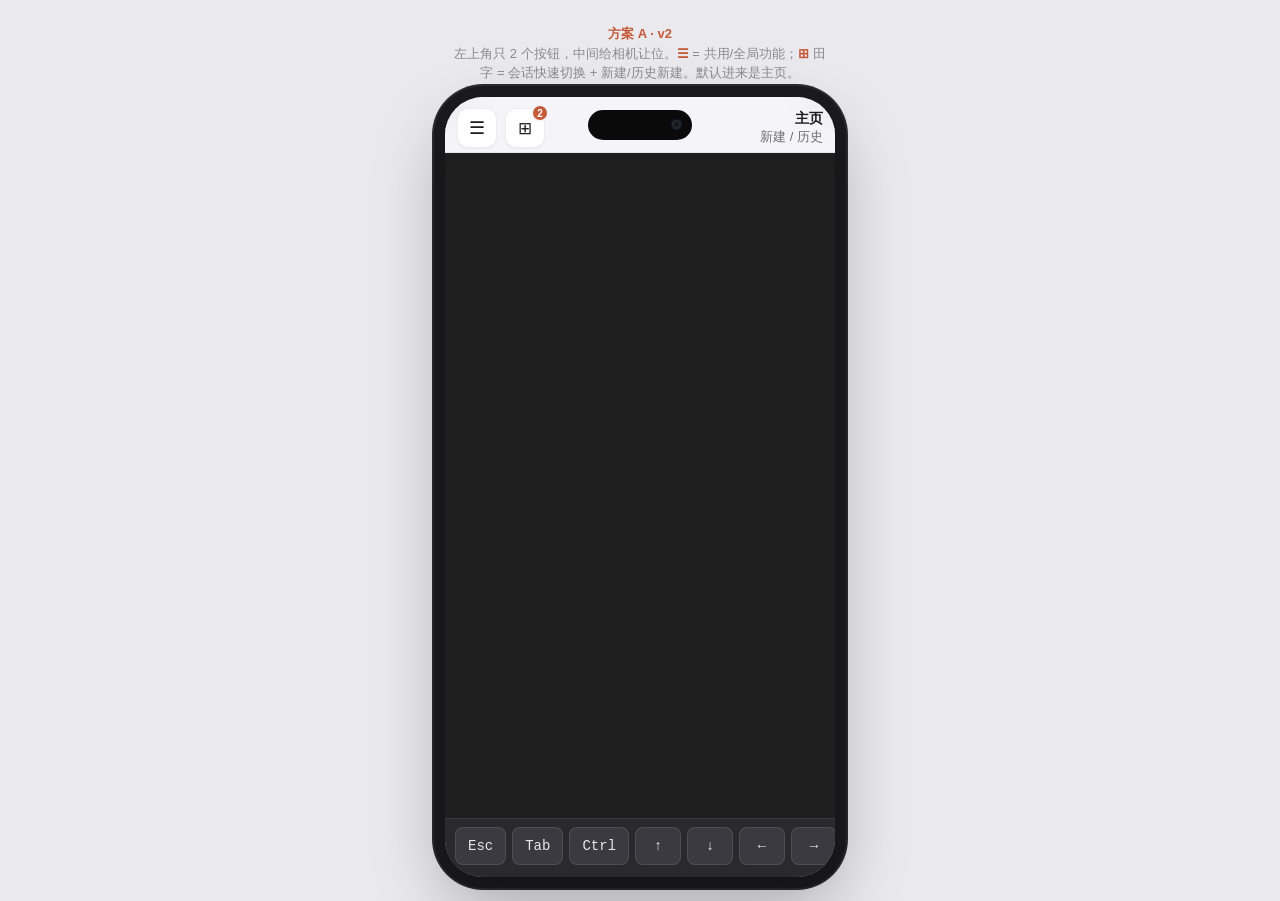
<file: static/_preview/a-switcher.html>
<!DOCTYPE html>
<html lang="zh">
<head>
<meta charset="utf-8" />
<meta name="viewport" content="width=device-width, initial-scale=1, maximum-scale=1, viewport-fit=cover" />
<title>方案 A · 浏览器式切换器（v2）</title>
<style>
:root{
  --bg:#f5f5f7;--s1:#fff;--s2:#f2f2f5;--s3:#e8e8ed;
  --b:rgba(0,0,0,.07);--bm:rgba(0,0,0,.12);
  --t1:#1d1d1f;--t2:#6e6e73;--t3:#aeaeb2;
  --blue:#0071e3;--green:#28a745;--red:#ff3b30;
  --coral:#C45A3A;--coral2:#E78A6A;
  --r:14px;--rsm:10px;--rxs:8px;
  --shadow:0 1px 4px rgba(0,0,0,.08),0 0 0 1px rgba(0,0,0,.05);
}
*,*::before,*::after{box-sizing:border-box;margin:0;padding:0;}
body{background:#e9e9ee;font-family:-apple-system,BlinkMacSystemFont,"Helvetica Neue",sans-serif;
  color:var(--t1);min-height:100vh;display:flex;flex-direction:column;align-items:center;
  padding:24px 12px;gap:14px;-webkit-font-smoothing:antialiased;}
.cap{font-size:13px;color:#8a8a90;text-align:center;max-width:380px;line-height:1.5;}
.cap b{color:var(--coral);}
.phone{width:390px;max-width:100vw;height:780px;max-height:88vh;background:var(--bg);
  border-radius:38px;box-shadow:0 30px 70px rgba(0,0,0,.28),0 0 0 11px #1b1b1d,0 0 0 13px #2c2c2e;
  position:relative;overflow:hidden;display:flex;flex-direction:column;}
@media(max-width:430px){.phone{border-radius:0;height:100vh;max-height:none;box-shadow:none;}body{padding:0;}.cap{display:none;}}
/* camera island in the middle of the bar */
.island{position:absolute;top:13px;left:50%;transform:translateX(-50%);width:104px;height:30px;
  background:#0a0a0b;border-radius:16px;z-index:200;display:flex;align-items:center;justify-content:flex-end;padding-right:11px;}
.island::after{content:"";width:9px;height:9px;border-radius:50%;background:#16181d;
  box-shadow:inset 0 0 0 2px #26282e,0 0 3px rgba(60,120,255,.4);}

/* top bar — only LEFT corner has controls, center kept clear for the camera */
#bar{flex:none;height:56px;display:flex;align-items:center;gap:8px;padding:8px 12px 0;
  background:rgba(245,245,247,.92);backdrop-filter:saturate(1.6) blur(12px);border-bottom:1px solid var(--b);}
.icon-btn{width:40px;height:40px;flex:none;display:flex;align-items:center;justify-content:center;
  background:var(--s1);border:1px solid var(--b);font-size:18px;color:var(--t1);cursor:pointer;
  border-radius:11px;box-shadow:0 1px 2px rgba(0,0,0,.04);}
.icon-btn:active{background:var(--s3);}
.grid-btn{position:relative;font-size:17px;}
.grid-btn .badge{position:absolute;top:-5px;right:-5px;min-width:18px;height:18px;padding:0 4px;
  background:var(--coral);color:#fff;font-size:10px;font-weight:700;border-radius:9px;
  display:flex;align-items:center;justify-content:center;border:2px solid var(--bg);}
#bar .spacer{flex:1;}
#bar .ctx{font-size:13px;color:var(--t2);max-width:120px;white-space:nowrap;overflow:hidden;
  text-overflow:ellipsis;text-align:right;}
#bar .ctx b{display:block;color:var(--t1);font-size:14px;font-weight:600;}

/* body / views */
.body{flex:1;min-height:0;position:relative;overflow:hidden;}
.view{position:absolute;inset:0;overflow-y:auto;-webkit-overflow-scrolling:touch;display:none;}
.view.on{display:block;}
#v-term{display:flex;flex-direction:column;background:#1e1e1e;}
.term{flex:1;min-height:0;padding:14px 12px;font-family:"SF Mono",Consolas,monospace;
  font-size:12.5px;line-height:1.55;color:#d4d4d4;overflow-y:auto;white-space:pre-wrap;}
.term .pmt{color:#E78A6A;}.term .ok{color:#6cc46c;}.term .dim{color:#7a7a7a;}.term .cy{color:#56b6c2;}
.keys{flex:none;display:flex;gap:6px;overflow-x:auto;padding:8px 10px 12px;background:#2a2a2e;
  border-top:1px solid rgba(255,255,255,.08);}
.keys::-webkit-scrollbar{height:0;}
.key{flex:none;min-width:46px;height:38px;display:inline-flex;align-items:center;justify-content:center;
  background:#3a3a40;color:#eaeaea;border:1px solid rgba(255,255,255,.1);border-radius:8px;
  font-size:14px;font-family:Consolas,monospace;padding:0 12px;}
.wrap{padding:18px 14px 30px;}
.sec{font-size:11px;font-weight:600;letter-spacing:.07em;text-transform:uppercase;color:var(--t3);
  padding:0 4px;margin:22px 0 8px;}.sec:first-child{margin-top:4px;}
.card{background:var(--s1);border-radius:var(--r);box-shadow:var(--shadow);padding:14px;}
.col{display:flex;flex-direction:column;gap:10px;}
.col select,.col input{width:100%;background:var(--s2);color:var(--t1);border:1px solid var(--bm);
  border-radius:var(--rsm);padding:12px;font-size:15px;outline:none;}
.btn-primary{width:100%;background:var(--blue);color:#fff;border:none;border-radius:var(--rsm);
  padding:14px;font-size:16px;font-weight:500;cursor:pointer;}
.scard{background:var(--s1);border-radius:var(--r);box-shadow:var(--shadow);padding:12px 14px;margin-bottom:10px;}
.scard .top{display:flex;align-items:center;gap:8px;}
.dot{width:8px;height:8px;flex:none;border-radius:50%;}
.dot.active{background:var(--green);box-shadow:0 0 5px rgba(40,167,69,.4);}.dot.closed{background:var(--t3);}
.scard .when{color:var(--t2);font-size:13px;}
.scard .name{font-weight:600;font-size:14px;margin:6px 0 2px;}
.scard .path{color:var(--t3);font-size:12px;font-family:Consolas,monospace;word-break:break-all;}
.scard .act{margin-left:auto;background:var(--green);color:#fff;border:none;border-radius:var(--rxs);
  padding:7px 15px;font-size:13px;font-weight:500;cursor:pointer;}

/* ===== HOME history — index-style: grouped + select/batch + inline edit ===== */
.sec-row{display:flex;align-items:center;justify-content:space-between;}
.sel-toggle{background:var(--s2);border:1px solid var(--bm);border-radius:var(--rxs);
  padding:5px 13px;font-size:12px;color:var(--t2);cursor:pointer;}
.sel-toggle.on{background:rgba(196,90,58,.1);color:var(--coral);border-color:rgba(196,90,58,.3);}
.grp{margin-bottom:12px;}
.grp-head{display:flex;align-items:center;gap:8px;padding:8px 6px 6px;cursor:pointer;user-select:none;}
.grp-head .caret{color:var(--t3);font-size:11px;width:11px;flex:none;}
.grp-head .gpath{color:var(--t2);font-size:12px;font-family:Consolas,monospace;flex:1;word-break:break-all;}
.grp-head .gcount{font-size:10.5px;color:var(--t3);background:var(--s3);border-radius:20px;padding:1px 9px;flex:none;}
.grp-body{display:flex;flex-direction:column;gap:8px;}
.grp-body.collapsed{display:none;}
.hsess{background:var(--s1);border-radius:var(--r);box-shadow:var(--shadow);padding:11px 12px;
  display:flex;flex-direction:column;gap:9px;border:1.5px solid transparent;transition:border-color .12s;}
.hsess.sel{border-color:var(--coral);}
.hsess .r1{display:flex;align-items:center;gap:9px;}
.hsess .chk{display:none;width:19px;height:19px;accent-color:var(--coral);flex:none;margin:0;}
#v-home.select .hsess .chk{display:block;}
#v-home.select .hsess .act{display:none;}
.hsess .nm{font-weight:600;font-size:14px;flex:1;min-width:0;white-space:nowrap;overflow:hidden;text-overflow:ellipsis;}
.hsess .when{color:var(--t3);font-size:11.5px;flex:none;font-variant-numeric:tabular-nums;}
.hsess .act{background:var(--green);color:#fff;border:none;border-radius:var(--rxs);
  padding:6px 15px;font-size:12.5px;font-weight:500;cursor:pointer;flex:none;}
.hsess .r2{display:flex;align-items:center;gap:8px;}
.hsess .msel{flex:none;max-width:52%;background:var(--s2);color:var(--coral);border:1px solid var(--bm);
  border-radius:var(--rxs);padding:6px 7px;font-size:12px;outline:none;}
.hsess .note{flex:1;min-width:0;background:var(--s2);color:var(--t2);border:1px solid var(--bm);
  border-radius:var(--rxs);padding:6px 9px;font-size:12px;outline:none;}
.hsess .note:focus,.hsess .msel:focus{border-color:var(--coral);}
#v-home.select .wrap{padding-bottom:152px;}
.empty{color:var(--t3);font-size:14px;text-align:center;padding:30px 0;}

/* batch bar pinned to bottom of the body */
.batch-bar{position:absolute;left:0;right:0;bottom:0;z-index:50;background:rgba(255,255,255,.97);
  backdrop-filter:blur(10px);border-top:1px solid var(--bm);
  padding:10px 12px calc(12px + env(safe-area-inset-bottom,0));box-shadow:0 -6px 24px rgba(0,0,0,.1);}
.batch-bar.hidden{display:none;}
.batch-info{display:flex;align-items:center;gap:12px;font-size:12.5px;color:var(--t2);margin-bottom:9px;}
.batch-info .lnk{color:var(--coral);cursor:pointer;font-weight:500;}
.batch-acts{display:flex;gap:7px;overflow-x:auto;}
.batch-acts::-webkit-scrollbar{height:0;}
.batch-acts button{flex:none;background:var(--s2);color:var(--t2);border:1px solid var(--bm);
  border-radius:var(--rxs);padding:9px 14px;font-size:12.5px;cursor:pointer;white-space:nowrap;}
.batch-acts .danger{color:var(--red);border-color:rgba(255,59,48,.25);}
.batch-acts .cancel{margin-left:auto;}

/* ===== ☰ MENU dropdown (shared / global functions) ===== */
.scrim{position:absolute;inset:0;z-index:280;background:rgba(0,0,0,.18);opacity:0;pointer-events:none;
  transition:opacity .18s;}
.scrim.on{opacity:1;pointer-events:auto;}
.menu{position:absolute;top:54px;left:12px;z-index:290;width:228px;background:var(--s1);
  border-radius:var(--r);box-shadow:0 18px 50px rgba(0,0,0,.22),0 0 0 1px rgba(0,0,0,.05);
  padding:7px;transform-origin:top left;transform:scale(.92);opacity:0;pointer-events:none;
  transition:transform .16s cubic-bezier(.32,.72,0,1),opacity .16s;}
.menu.on{transform:scale(1);opacity:1;pointer-events:auto;}
.mi{display:flex;align-items:center;gap:11px;width:100%;padding:11px 12px;background:none;border:none;
  border-radius:9px;font-size:15px;color:var(--t1);cursor:pointer;text-align:left;}
.mi:active{background:var(--s2);}
.mi .mic{width:22px;text-align:center;font-size:17px;color:var(--t2);}
.mi.danger{color:var(--red);}.mi.danger .mic{color:var(--red);}
.msep{height:1px;background:var(--b);margin:6px 8px;}
.mlang{display:flex;align-items:center;gap:8px;padding:8px 12px;}
.mlang span{font-size:13px;color:var(--t3);flex:1;}
.mlang button{background:var(--s2);border:1px solid var(--b);border-radius:7px;padding:5px 11px;
  font-size:13px;color:var(--t2);cursor:pointer;}
.mlang button.on{background:var(--coral);color:#fff;border-color:var(--coral);}

/* ===== ⊞ GRID switcher (session-related) ===== */
.sw{position:absolute;inset:0;z-index:300;background:rgba(235,235,240,.86);backdrop-filter:blur(18px);
  display:flex;flex-direction:column;transform:translateY(100%);transition:transform .26s cubic-bezier(.32,.72,0,1);}
.sw.on{transform:translateY(0);}
.sw-head{flex:none;display:flex;align-items:center;padding:18px 18px 4px;}
.sw-head h2{font-size:21px;font-weight:700;letter-spacing:-.02em;flex:1;}
.sw-close{width:34px;height:34px;border:none;background:rgba(0,0,0,.06);border-radius:50%;
  font-size:17px;color:var(--t2);cursor:pointer;}
.sw-actions{flex:none;display:flex;gap:10px;padding:10px 16px 6px;}
.sw-act{flex:1;display:flex;flex-direction:column;align-items:center;gap:5px;padding:14px 6px;
  border-radius:var(--r);cursor:pointer;border:1px solid transparent;}
.sw-act.new{background:linear-gradient(135deg,var(--coral2),var(--coral));color:#fff;}
.sw-act.hist{background:var(--s1);color:var(--t1);border-color:var(--b);box-shadow:var(--shadow);}
.sw-act .ai{font-size:22px;line-height:1;}.sw-act .al{font-size:13px;font-weight:600;}
.sw-sec{padding:14px 18px 6px;font-size:11px;font-weight:600;letter-spacing:.07em;text-transform:uppercase;color:var(--t3);}
.sw-grid{flex:1;overflow-y:auto;display:grid;grid-template-columns:1fr 1fr;gap:12px;
  padding:2px 16px calc(20px + env(safe-area-inset-bottom,0));align-content:start;}
.tcard{background:var(--s1);border-radius:var(--r);box-shadow:var(--shadow);overflow:hidden;cursor:pointer;
  display:flex;flex-direction:column;min-height:128px;border:2px solid transparent;transition:transform .12s;}
.tcard:active{transform:scale(.97);}
.tcard.cur{border-color:var(--coral);}
.tcard .thumb{flex:1;background:#1e1e1e;padding:9px;font-family:Consolas,monospace;font-size:8px;
  line-height:1.5;color:#9a9a9a;overflow:hidden;position:relative;white-space:pre-wrap;}
.tcard .thumb .pmt{color:#E78A6A;}.tcard .thumb .ok{color:#6cc46c;}
.tcard .x{position:absolute;top:6px;right:6px;width:20px;height:20px;background:rgba(0,0,0,.55);
  color:#fff;border:none;border-radius:50%;font-size:13px;line-height:1;cursor:pointer;}
.tcard .foot{flex:none;padding:8px 10px;}
.tcard .foot .nm{font-size:12.5px;font-weight:600;white-space:nowrap;overflow:hidden;text-overflow:ellipsis;}
.tcard .foot .mt{display:flex;align-items:center;gap:5px;margin-top:3px;}
.tcard .foot .mt span{font-size:10px;color:var(--t3);}
.sw-empty{grid-column:1/3;text-align:center;color:var(--t3);font-size:14px;padding:40px 0;}

/* history sub-sheet inside switcher */
.hsheet{position:absolute;inset:0;z-index:310;background:var(--bg);transform:translateX(100%);
  transition:transform .24s cubic-bezier(.32,.72,0,1);display:flex;flex-direction:column;}
.hsheet.on{transform:translateX(0);}
.hsheet-head{flex:none;display:flex;align-items:center;gap:10px;padding:18px 16px 8px;}
.hsheet-head button{background:none;border:none;font-size:16px;color:var(--blue);cursor:pointer;}
.hsheet-head h2{font-size:18px;font-weight:700;}
.hsheet-body{flex:1;overflow-y:auto;padding:6px 14px 30px;}
</style>
</head>
<body>
<div class="cap"><b>方案 A · v2</b><br>左上角只 2 个按钮，中间给相机让位。<b>☰</b> = 共用/全局功能；<b>⊞</b> 田字 = 会话快速切换 + 新建/历史新建。默认进来是主页。</div>
<div class="phone">
  <div class="island"></div>

  <div id="bar">
    <button class="icon-btn" onclick="toggleMenu()">☰</button>
    <button class="icon-btn grid-btn" onclick="openSwitcher()">⊞<span class="badge" id="tab-badge">2</span></button>
    <span class="spacer"></span>
    <span class="ctx" id="ctx"><b id="ctx-name">主页</b><span id="ctx-sub">新建 / 历史</span></span>
  </div>

  <div class="body">
    <!-- HOME (default) — mirrors index.html home -->
    <div class="view on" id="v-home">
      <div class="wrap">
        <div class="sec">新建会话</div>
        <div class="card"><div class="col">
          <select><option>官方 Claude（本机登录）</option><option>kimi-k2</option></select>
          <select><option>D:\proj\auth</option><option>D:\proj\pay</option><option>D:\proj\core</option></select>
          <button class="btn-primary" onclick="newSess()">开始</button>
        </div></div>
        <div class="sec sec-row"><span>历史记录</span>
          <button class="sel-toggle" id="sel-toggle" onclick="toggleSel()">选择</button></div>
        <div id="home-hist"></div>
      </div>
    </div>

    <!-- TERMINAL -->
    <div class="view" id="v-term">
      <div class="term" id="term-text"></div>
      <div class="keys">
        <div class="key">Esc</div><div class="key">Tab</div><div class="key">Ctrl</div>
        <div class="key">↑</div><div class="key">↓</div><div class="key">←</div><div class="key">→</div>
        <div class="key">Enter</div><div class="key">/</div>
      </div>
    </div>

    <!-- CONFIG -->
    <div class="view" id="v-cfg">
      <div class="wrap"><div class="sec">配置</div>
        <div class="card"><div class="col">
          <label style="font-size:13px;color:var(--t2)">claude_bin<input value="claude" style="margin-top:6px"></label>
          <label style="font-size:13px;color:var(--t2)">access_token<input value="••••••••••" style="margin-top:6px"></label>
          <label style="font-size:13px;color:var(--t2)">project_dirs<input value="D:\proj\auth" style="margin-top:6px"></label>
        </div></div>
        <div class="sec">模型</div>
        <div class="card"><div class="col" style="gap:8px">
          <div style="font-size:13px;color:var(--t2)">#1 内置 · 官方 Claude</div>
          <button class="btn-primary" style="background:var(--s2);color:var(--blue)">＋ 添加模型</button>
        </div></div>
      </div>
    </div>

    <!-- EXTERNAL / 外网 -->
    <div class="view" id="v-ext">
      <div class="wrap"><div class="sec">外网访问</div>
        <div class="card"><div class="col">
          <div style="font-size:13px;color:var(--t2);line-height:1.6">frps 内网穿透。开启后生成固定地址 <b style="color:var(--coral)">tape-xxxx.tape.hyzhn.com</b>，配二维码一扫即用。</div>
          <button class="btn-primary" style="background:var(--coral)">开启外网访问</button>
        </div></div>
      </div>
    </div>
    <!-- batch bar (select mode) -->
    <div class="batch-bar hidden" id="batch-bar">
      <div class="batch-info"><span class="lnk" onclick="selAll()">全选</span>
        <span id="batch-count">已选 0</span></div>
      <div class="batch-acts">
        <button onclick="batchAct('激活')">激活</button>
        <button onclick="batchAct('存云端')">☁︎ 存云端</button>
        <button onclick="batchAct('改模型')">改模型</button>
        <button onclick="batchAct('关闭')">关闭</button>
        <button class="danger" onclick="batchAct('删除')">删除</button>
        <button class="cancel" onclick="toggleSel()">取消</button>
      </div>
    </div>
  </div>

  <!-- ☰ menu -->
  <div class="scrim" id="scrim" onclick="closeAll()"></div>
  <div class="menu" id="menu">
    <button class="mi" onclick="go('home')"><span class="mic">⌂</span>主页</button>
    <button class="mi" onclick="go('cfg')"><span class="mic">⚙</span>配置</button>
    <button class="mi" onclick="go('ext')"><span class="mic">🌐</span>外网访问</button>
    <button class="mi" onclick="closeAll()"><span class="mic">☁︎</span>云端保存当前会话</button>
    <div class="msep"></div>
    <div class="mlang"><span>语言</span>
      <button class="lb" data-l="zh">中</button><button class="lb on" data-l="en">EN</button></div>
    <div class="msep"></div>
    <button class="mi danger" onclick="closeAll()"><span class="mic">⎋</span>退出登录</button>
  </div>

  <!-- ⊞ switcher -->
  <div class="sw" id="sw">
    <div class="sw-head"><h2>会话</h2><button class="sw-close" onclick="closeSwitcher()">×</button></div>
    <div class="sw-actions">
      <div class="sw-act new" onclick="newSess()"><span class="ai">＋</span><span class="al">新建</span></div>
      <div class="sw-act hist" onclick="openHist()"><span class="ai">🕘</span><span class="al">历史新建</span></div>
    </div>
    <div class="sw-sec">已打开</div>
    <div class="sw-grid" id="sw-grid"></div>

    <!-- history sub-sheet -->
    <div class="hsheet" id="hsheet">
      <div class="hsheet-head"><button onclick="closeHist()">‹ 返回</button><h2>从历史恢复</h2></div>
      <div class="hsheet-body" id="hist-body"></div>
    </div>
  </div>
</div>

<script>
// open (live) sessions
let OPEN=[
  {nm:"修复登录 Bug",path:"D:\\proj\\auth",st:"active",t:0},
  {nm:"重构支付模块",path:"D:\\proj\\pay",st:"active",t:1},
];
// history (resumable)
const HIST=[
  {nm:"修复登录 Bug",path:"D:\\proj\\auth",st:"active",when:"今天 14:22"},
  {nm:"重构支付模块",path:"D:\\proj\\pay",st:"active",when:"今天 11:05"},
  {nm:"写单元测试",path:"D:\\proj\\core",st:"closed",when:"昨天 19:40"},
  {nm:"接入 OAuth",path:"D:\\proj\\auth",st:"closed",when:"6/10 09:12"},
];
const TERM=[
  `<span class="pmt">$</span> claude --resume <span class="dim">5f3a…</span>\n<span class="ok">●</span> 正在分析 <span class="cy">auth.py</span> 的登录流程…\n  发现 3 处潜在空指针：\n    · line 42  user.token 可能为 None\n    · line 88  session 未校验过期\n<span class="ok">└</span> 已生成修复方案，是否应用？ <span class="dim">(y/n)</span>\n\n<span class="pmt">▏</span>`,
  `<span class="pmt">$</span> claude\n<span class="ok">●</span> 拆分 <span class="cy">PaymentService</span> 为 4 个纯函数…\n<span class="ok">└</span> 单元测试 <span class="ok">12/12 通过</span>\n\n<span class="pmt">▏</span>`,
];
let cur=0, view="home";
const $=s=>document.querySelector(s);

let SEL=new Set(), selMode=false, _collapsed=new Set();
function groupHist(){
  const m=new Map();
  HIST.forEach((h,i)=>{ if(!m.has(h.path))m.set(h.path,[]); m.get(h.path).push({...h,idx:i}); });
  return [...m.entries()];
}
function hsessHtml(h){
  return `<div class="hsess${SEL.has(h.idx)?' sel':''}" data-i="${h.idx}">
    <div class="r1">
      <input type="checkbox" class="chk" ${SEL.has(h.idx)?'checked':''} onchange="togglePick(${h.idx})">
      <span class="dot ${h.st}"></span>
      <span class="nm">${h.nm}</span>
      <span class="when">${h.when}</span>
      <button class="act" onclick="resumeSess('${h.nm}','${h.path}')">激活</button>
    </div>
    <div class="r2">
      <select class="msel"><option>官方 Claude</option><option>kimi-k2</option></select>
      <input class="note" placeholder="备注…" value="${h.nm}">
    </div></div>`;
}
function renderHomeHist(){
  const groups=groupHist();
  if(!groups.length){ $("#home-hist").innerHTML=`<div class="empty">暂无历史会话</div>`; return; }
  $("#home-hist").innerHTML=groups.map(([path,arr],gi)=>{
    const col=_collapsed.has(path);
    return `<div class="grp">
      <div class="grp-head" onclick="toggleGrp('${path}',${gi})">
        <span class="caret" id="cr${gi}">${col?'▸':'▾'}</span>
        <span class="gpath">${path}</span><span class="gcount">${arr.length}</span></div>
      <div class="grp-body${col?' collapsed':''}" id="gb${gi}">${arr.map(hsessHtml).join('')}</div>
    </div>`;
  }).join("");
}
function toggleGrp(path,gi){
  if(_collapsed.has(path))_collapsed.delete(path);else _collapsed.add(path);
  const b=$("#gb"+gi),c=$("#cr"+gi),col=_collapsed.has(path);
  b.classList.toggle("collapsed",col);c.textContent=col?"▸":"▾";
}
function toggleSel(){
  selMode=!selMode; SEL.clear();
  $("#v-home").classList.toggle("select",selMode);
  $("#sel-toggle").classList.toggle("on",selMode);
  $("#sel-toggle").textContent=selMode?"完成":"选择";
  $("#batch-bar").classList.toggle("hidden",!selMode);
  renderHomeHist(); updateCount();
}
function togglePick(i){
  if(SEL.has(i))SEL.delete(i);else SEL.add(i);
  const c=document.querySelector(`.hsess[data-i="${i}"]`); if(c)c.classList.toggle("sel",SEL.has(i));
  updateCount();
}
function selAll(){
  if(SEL.size===HIST.length)SEL.clear(); else HIST.forEach((_,i)=>SEL.add(i));
  renderHomeHist(); updateCount();
}
function updateCount(){ $("#batch-count").textContent="已选 "+SEL.size; }
function batchAct(name){ alert(name+"：选中 "+SEL.size+" 个会话（预览占位）"); }
function setCtx(){
  if(view==="term"&&OPEN[cur]){$("#ctx-name").textContent=OPEN[cur].nm;$("#ctx-sub").textContent=OPEN[cur].path.split("\\").pop();}
  else{const m={home:["主页","新建 / 历史"],cfg:["配置",""],ext:["外网访问",""]}[view]||["",""];$("#ctx-name").textContent=m[0];$("#ctx-sub").textContent=m[1];}
}
function go(v){closeAll();view=v;
  if(selMode&&v!=="home")toggleSel();
  document.querySelectorAll(".view").forEach(e=>e.classList.remove("on"));
  $("#v-"+v).classList.add("on");
  if(v==="term"&&OPEN[cur])$("#term-text").innerHTML=TERM[OPEN[cur].t]||TERM[0];
  setCtx();
}
/* menu */
function toggleMenu(){const m=$("#menu"),on=m.classList.contains("on");closeAll();if(!on){m.classList.add("on");$("#scrim").classList.add("on");}}
/* switcher */
function openSwitcher(){closeAll();renderGrid();$("#sw").classList.add("on");}
function closeSwitcher(){$("#sw").classList.remove("on");closeHist();}
function closeAll(){$("#menu").classList.remove("on");$("#scrim").classList.remove("on");$("#sw").classList.remove("on");closeHist();}
function renderGrid(){
  const g=$("#sw-grid");
  if(!OPEN.length){g.innerHTML=`<div class="sw-empty">还没有打开的会话<br>点上面「新建」或「历史新建」</div>`;return;}
  g.innerHTML=OPEN.map((s,i)=>`
    <div class="tcard ${i===cur&&view==='term'?'cur':''}" onclick="pick(${i})">
      <div class="thumb"><button class="x" onclick="event.stopPropagation();kill(${i})">×</button>${(TERM[s.t]||TERM[0]).replace(/<span class="pmt">▏<\/span>/,'').replace(/\(y\/n\)/,'')}</div>
      <div class="foot"><div class="nm">${s.nm}</div>
        <div class="mt"><span class="dot ${s.st}"></span><span>${s.path.split("\\").pop()}</span></div></div>
    </div>`).join("");
}
function pick(i){cur=i;closeSwitcher();go("term");}
function kill(i){OPEN.splice(i,1);if(cur>=OPEN.length)cur=OPEN.length-1;badge();renderGrid();if(!OPEN.length&&view==="term")go("home");}
function newSess(){OPEN.push({nm:"新会话 "+(OPEN.length+1),path:"D:\\proj\\new",st:"active",t:0});cur=OPEN.length-1;badge();closeSwitcher();go("term");}
function resumeSess(nm,path){OPEN.push({nm,path,st:"active",t:0});cur=OPEN.length-1;badge();closeAll();go("term");}
function badge(){$("#tab-badge").textContent=OPEN.length;$("#tab-badge").style.display=OPEN.length?"flex":"none";}
/* history sub-sheet */
function openHist(){
  $("#hist-body").innerHTML=HIST.map(h=>`
    <div class="scard"><div class="top"><span class="dot ${h.st}"></span><span class="when">${h.when}</span>
      <button class="act" onclick="resumeSess('${h.nm}','${h.path}')">恢复</button></div>
      <div class="name">${h.nm}</div><div class="path">${h.path}</div></div>`).join("");
  $("#hsheet").classList.add("on");
}
function closeHist(){$("#hsheet").classList.remove("on");}
/* lang toggle */
document.querySelectorAll(".lb").forEach(b=>b.onclick=()=>{document.querySelectorAll(".lb").forEach(x=>x.classList.remove("on"));b.classList.add("on");});
renderHomeHist();badge();setCtx();
</script>
</body>
</html>
</file>
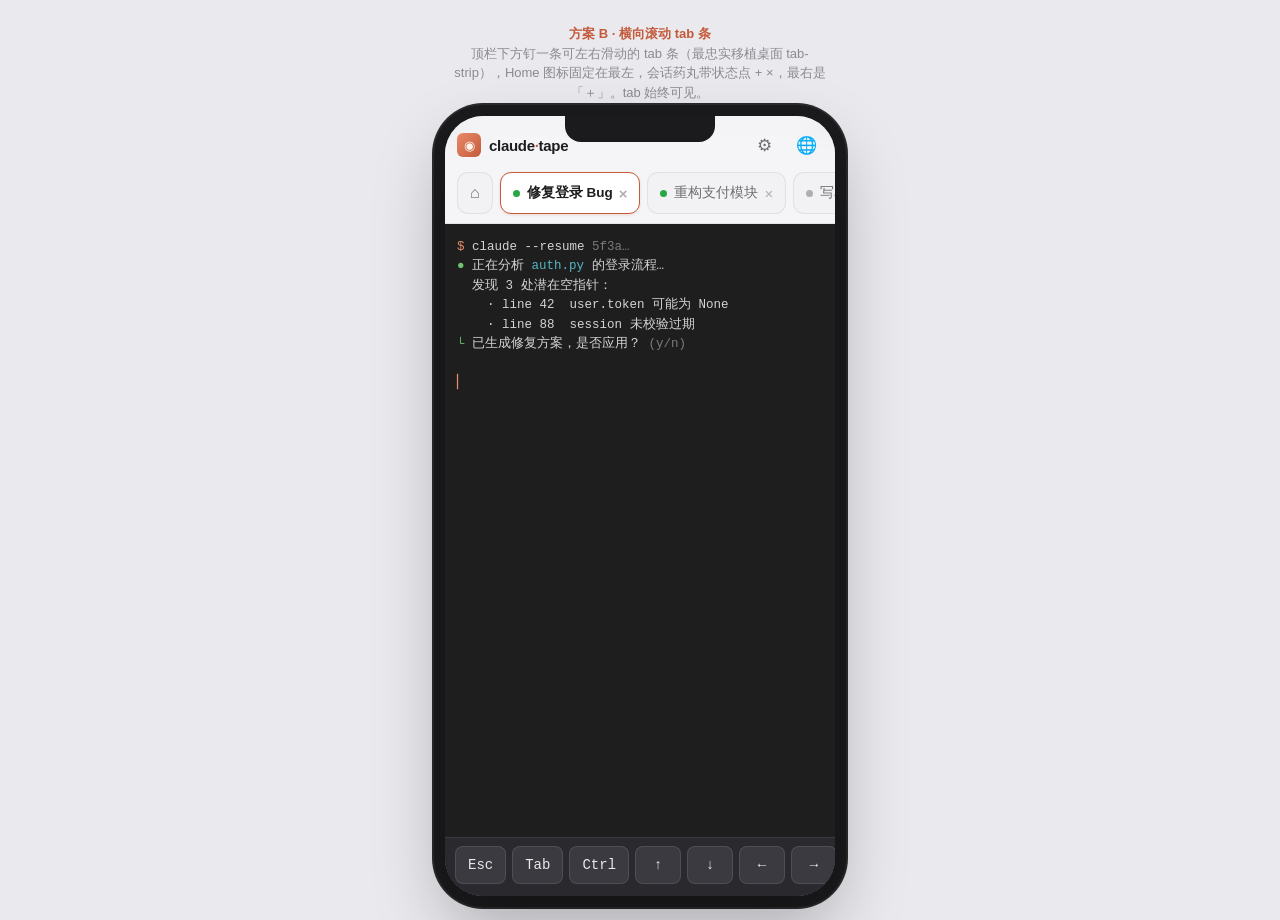
<file: static/_preview/b-strip.html>
<!DOCTYPE html>
<html lang="zh">
<head>
<meta charset="utf-8" />
<meta name="viewport" content="width=device-width, initial-scale=1, maximum-scale=1, viewport-fit=cover" />
<title>方案 B · 横向滚动 tab 条</title>
<style>
:root{
  --bg:#f5f5f7;--s1:#fff;--s2:#f2f2f5;--s3:#e8e8ed;
  --b:rgba(0,0,0,.07);--bm:rgba(0,0,0,.12);
  --t1:#1d1d1f;--t2:#6e6e73;--t3:#aeaeb2;
  --blue:#0071e3;--green:#28a745;--red:#ff3b30;
  --coral:#C45A3A;--coral2:#E78A6A;
  --r:14px;--rsm:10px;--rxs:8px;
  --shadow:0 1px 4px rgba(0,0,0,.08),0 0 0 1px rgba(0,0,0,.05);
}
*,*::before,*::after{box-sizing:border-box;margin:0;padding:0;}
body{background:#e9e9ee;font-family:-apple-system,BlinkMacSystemFont,"Helvetica Neue",sans-serif;
  color:var(--t1);min-height:100vh;display:flex;flex-direction:column;align-items:center;
  padding:24px 12px;gap:14px;-webkit-font-smoothing:antialiased;}
.cap{font-size:13px;color:#8a8a90;text-align:center;max-width:380px;line-height:1.5;}
.cap b{color:var(--coral);}
.phone{width:390px;max-width:100vw;height:780px;max-height:88vh;background:var(--bg);
  border-radius:38px;box-shadow:0 30px 70px rgba(0,0,0,.28),0 0 0 11px #1b1b1d,0 0 0 13px #2c2c2e;
  position:relative;overflow:hidden;display:flex;flex-direction:column;}
@media(max-width:430px){.phone{border-radius:0;height:100vh;max-height:none;box-shadow:none;}body{padding:0;}.cap{display:none;}}
.notch{position:absolute;top:0;left:50%;transform:translateX(-50%);width:150px;height:26px;
  background:#1b1b1d;border-radius:0 0 16px 16px;z-index:200;}

/* top: brand row + tab strip */
.top{flex:none;background:rgba(245,245,247,.92);backdrop-filter:saturate(1.6) blur(12px);
  border-bottom:1px solid var(--b);padding-top:8px;}
.brandrow{display:flex;align-items:center;gap:8px;padding:4px 12px 6px;}
.logo{width:24px;height:24px;border-radius:6px;background:linear-gradient(135deg,var(--coral2),var(--coral));flex:none;
  display:flex;align-items:center;justify-content:center;color:#FFF7EE;font-size:13px;}
.brand{font-size:15px;font-weight:700;letter-spacing:-.02em;}
.brand em{font-style:normal;color:var(--coral);}
.brandrow .sp{flex:1;}
.brandrow .ico{width:34px;height:34px;display:flex;align-items:center;justify-content:center;
  background:none;border:none;font-size:17px;color:var(--t2);cursor:pointer;border-radius:8px;}
.brandrow .ico:active{background:var(--s3);}

.strip{display:flex;gap:7px;overflow-x:auto;padding:4px 12px 9px;scroll-behavior:smooth;}
.strip::-webkit-scrollbar{height:0;}
.tab{flex:none;display:flex;align-items:center;gap:7px;max-width:170px;padding:8px 12px;
  background:var(--s2);border:1px solid var(--b);border-radius:11px;cursor:pointer;
  font-size:13.5px;color:var(--t2);white-space:nowrap;transition:.14s;}
.tab.home{padding:8px 12px;font-size:16px;}
.tab .lab{overflow:hidden;text-overflow:ellipsis;max-width:118px;}
.tab .x{font-size:15px;color:var(--t3);line-height:1;margin-left:-1px;}
.tab .st{width:7px;height:7px;border-radius:50%;flex:none;}
.tab .st.active{background:var(--green);}.tab .st.closed{background:var(--t3);}
.tab.cur{background:var(--s1);color:var(--t1);font-weight:600;border-color:var(--coral);
  box-shadow:0 1px 3px rgba(196,90,58,.18);}
.tab.add{font-size:18px;padding:8px 13px;color:var(--blue);}

/* body */
.body{flex:1;min-height:0;position:relative;overflow:hidden;}
.view{position:absolute;inset:0;display:none;overflow-y:auto;-webkit-overflow-scrolling:touch;}
.view.on{display:flex;flex-direction:column;}
#v-term{background:#1e1e1e;}
.term{flex:1;min-height:0;padding:14px 12px;font-family:"SF Mono",Consolas,monospace;
  font-size:12.5px;line-height:1.55;color:#d4d4d4;overflow-y:auto;white-space:pre-wrap;}
.term .pmt{color:#E78A6A;}.term .ok{color:#6cc46c;}.term .dim{color:#7a7a7a;}.term .cy{color:#56b6c2;}
.keys{flex:none;display:flex;gap:6px;overflow-x:auto;padding:8px 10px 12px;background:#2a2a2e;
  border-top:1px solid rgba(255,255,255,.08);}
.keys::-webkit-scrollbar{height:0;}
.key{flex:none;min-width:46px;height:38px;display:inline-flex;align-items:center;justify-content:center;
  background:#3a3a40;color:#eaeaea;border:1px solid rgba(255,255,255,.1);border-radius:8px;
  font-size:14px;font-family:Consolas,monospace;padding:0 12px;}
.wrap{padding:18px 14px 30px;}
.sec{font-size:11px;font-weight:600;letter-spacing:.07em;text-transform:uppercase;color:var(--t3);
  padding:0 4px;margin:22px 0 8px;}.sec:first-child{margin-top:4px;}
.card{background:var(--s1);border-radius:var(--r);box-shadow:var(--shadow);padding:14px;}
.col{display:flex;flex-direction:column;gap:10px;}
.col select,.col input{width:100%;background:var(--s2);color:var(--t1);border:1px solid var(--bm);
  border-radius:var(--rsm);padding:12px;font-size:15px;outline:none;}
.btn-primary{width:100%;background:var(--blue);color:#fff;border:none;border-radius:var(--rsm);
  padding:14px;font-size:16px;font-weight:500;cursor:pointer;}
.scard{background:var(--s1);border-radius:var(--r);box-shadow:var(--shadow);padding:12px 14px;margin-bottom:10px;}
.scard .top2{display:flex;align-items:center;gap:8px;}
.dot{width:8px;height:8px;flex:none;border-radius:50%;}
.dot.active{background:var(--green);box-shadow:0 0 5px rgba(40,167,69,.4);}.dot.closed{background:var(--t3);}
.scard .when{color:var(--t2);font-size:13px;}
.scard .name{font-weight:600;font-size:14px;margin:6px 0 2px;}
.scard .path{color:var(--t3);font-size:12px;font-family:Consolas,monospace;}
.scard .act{margin-left:auto;background:var(--green);color:#fff;border:none;border-radius:var(--rxs);
  padding:7px 15px;font-size:13px;font-weight:500;cursor:pointer;}
</style>
</head>
<body>
<div class="cap"><b>方案 B · 横向滚动 tab 条</b><br>顶栏下方钉一条可左右滑动的 tab 条（最忠实移植桌面 tab-strip），Home 图标固定在最左，会话药丸带状态点 + ×，最右是「＋」。tab 始终可见。</div>
<div class="phone">
  <div class="notch"></div>

  <div class="top">
    <div class="brandrow">
      <div class="logo">◉</div><span class="brand">claude<em>·</em>tape</span>
      <span class="sp"></span>
      <button class="ico" title="配置">⚙</button>
      <button class="ico" title="外网">🌐</button>
    </div>
    <div class="strip" id="strip"></div>
  </div>

  <div class="body">
    <div class="view" id="v-term">
      <div class="term" id="term-text"></div>
      <div class="keys">
        <div class="key">Esc</div><div class="key">Tab</div><div class="key">Ctrl</div>
        <div class="key">↑</div><div class="key">↓</div><div class="key">←</div><div class="key">→</div>
        <div class="key">Enter</div><div class="key">/</div>
      </div>
    </div>
    <div class="view" id="v-home">
      <div class="wrap">
        <div class="sec">新建会话</div>
        <div class="card"><div class="col">
          <select><option>官方 Claude（本机登录）</option><option>kimi-k2</option></select>
          <select><option>D:\proj\auth</option></select>
          <button class="btn-primary" onclick="addTab()">开始</button>
        </div></div>
        <div class="sec">历史记录</div>
        <div class="scard"><div class="top2"><span class="dot active"></span><span class="when">今天 14:22</span>
          <button class="act" onclick="addTab()">激活</button></div><div class="name">修复登录 Bug</div><div class="path">D:\proj\auth</div></div>
        <div class="scard"><div class="top2"><span class="dot closed"></span><span class="when">昨天 19:40</span>
          <button class="act" onclick="addTab()">激活</button></div><div class="name">写单元测试</div><div class="path">D:\proj\core</div></div>
      </div>
    </div>
    <div class="view" id="v-cfg">
      <div class="wrap"><div class="sec">配置</div>
        <div class="card"><div class="col">
          <label style="font-size:13px;color:var(--t2)">claude_bin<input value="claude" style="margin-top:6px"></label>
          <label style="font-size:13px;color:var(--t2)">access_token<input value="••••••••" style="margin-top:6px"></label>
        </div></div></div>
    </div>
  </div>
</div>

<script>
let TABS=[
  {type:"home",label:"主页"},
  {type:"session",label:"修复登录 Bug",st:"active",term:0},
  {type:"session",label:"重构支付模块",st:"active",term:1},
  {type:"session",label:"写单元测试",st:"closed",term:2},
];
let cur=1;
const TERM=[
  `<span class="pmt">$</span> claude --resume <span class="dim">5f3a…</span>\n<span class="ok">●</span> 正在分析 <span class="cy">auth.py</span> 的登录流程…\n  发现 3 处潜在空指针：\n    · line 42  user.token 可能为 None\n    · line 88  session 未校验过期\n<span class="ok">└</span> 已生成修复方案，是否应用？ <span class="dim">(y/n)</span>\n\n<span class="pmt">▏</span>`,
  `<span class="pmt">$</span> claude\n<span class="ok">●</span> 拆分 <span class="cy">PaymentService</span> 为 4 个纯函数…\n<span class="ok">└</span> 单元测试 <span class="ok">12/12 通过</span>\n\n<span class="pmt">▏</span>`,
  `<span class="pmt">$</span> claude\n<span class="ok">●</span> 为 <span class="cy">core/</span> 生成 pytest 用例…\n  覆盖率 <span class="dim">64%</span> → <span class="ok">89%</span>\n<span class="dim">[会话已结束]</span>`,
];
const $=s=>document.querySelector(s);
function renderStrip(){
  $("#strip").innerHTML=TABS.map((t,i)=>{
    const c=i===cur?" cur":"";
    if(t.type==="home")return `<div class="tab home${c}" onclick="pick(${i})">⌂</div>`;
    return `<div class="tab${c}" onclick="pick(${i})"><span class="st ${t.st}"></span><span class="lab">${t.label}</span><span class="x" onclick="event.stopPropagation();kill(${i})">×</span></div>`;
  }).join("")+`<div class="tab add" onclick="addTab()">＋</div>`;
}
function show(){
  document.querySelectorAll(".view").forEach(e=>e.classList.remove("on"));
  const t=TABS[cur];
  if(t.type==="home"){$("#v-home").classList.add("on");}
  else{$("#v-term").classList.add("on");$("#term-text").innerHTML=TERM[t.term]||TERM[0];}
}
function pick(i){cur=i;renderStrip();show();}
function kill(i){if(TABS[i].type==="home")return;TABS.splice(i,1);if(cur>=TABS.length)cur=TABS.length-1;if(cur<0)cur=0;renderStrip();show();}
function addTab(){TABS.push({type:"session",label:"新会话 "+TABS.length,st:"active",term:0});cur=TABS.length-1;renderStrip();show();
  setTimeout(()=>{const s=$("#strip");s.scrollLeft=s.scrollWidth;},0);}
renderStrip();show();
</script>
</body>
</html>
</file>
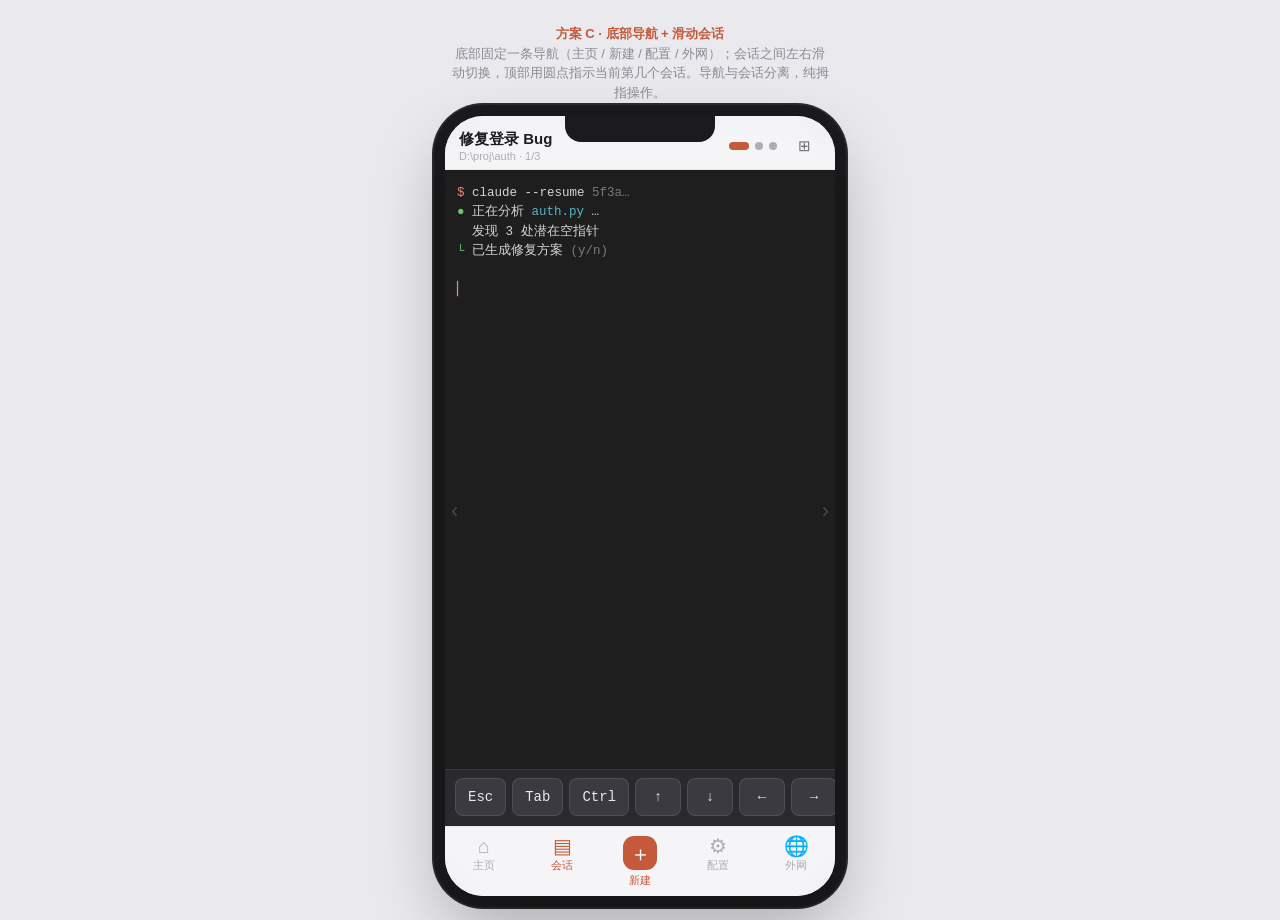
<file: static/_preview/c-bottomnav.html>
<!DOCTYPE html>
<html lang="zh">
<head>
<meta charset="utf-8" />
<meta name="viewport" content="width=device-width, initial-scale=1, maximum-scale=1, viewport-fit=cover" />
<title>方案 C · 底部导航 + 滑动会话</title>
<style>
:root{
  --bg:#f5f5f7;--s1:#fff;--s2:#f2f2f5;--s3:#e8e8ed;
  --b:rgba(0,0,0,.07);--bm:rgba(0,0,0,.12);
  --t1:#1d1d1f;--t2:#6e6e73;--t3:#aeaeb2;
  --blue:#0071e3;--green:#28a745;--red:#ff3b30;
  --coral:#C45A3A;--coral2:#E78A6A;
  --r:14px;--rsm:10px;--rxs:8px;
  --shadow:0 1px 4px rgba(0,0,0,.08),0 0 0 1px rgba(0,0,0,.05);
}
*,*::before,*::after{box-sizing:border-box;margin:0;padding:0;}
body{background:#e9e9ee;font-family:-apple-system,BlinkMacSystemFont,"Helvetica Neue",sans-serif;
  color:var(--t1);min-height:100vh;display:flex;flex-direction:column;align-items:center;
  padding:24px 12px;gap:14px;-webkit-font-smoothing:antialiased;}
.cap{font-size:13px;color:#8a8a90;text-align:center;max-width:380px;line-height:1.5;}
.cap b{color:var(--coral);}
.phone{width:390px;max-width:100vw;height:780px;max-height:88vh;background:var(--bg);
  border-radius:38px;box-shadow:0 30px 70px rgba(0,0,0,.28),0 0 0 11px #1b1b1d,0 0 0 13px #2c2c2e;
  position:relative;overflow:hidden;display:flex;flex-direction:column;}
@media(max-width:430px){.phone{border-radius:0;height:100vh;max-height:none;box-shadow:none;}body{padding:0;}.cap{display:none;}}
.notch{position:absolute;top:0;left:50%;transform:translateX(-50%);width:150px;height:26px;
  background:#1b1b1d;border-radius:0 0 16px 16px;z-index:200;}

/* top: title + session dots */
#bar{flex:none;height:54px;display:flex;align-items:center;gap:10px;padding:0 14px;padding-top:6px;
  background:rgba(245,245,247,.92);backdrop-filter:saturate(1.6) blur(12px);border-bottom:1px solid var(--b);}
#bar .title{flex:1;min-width:0;font-size:15px;font-weight:600;white-space:nowrap;overflow:hidden;text-overflow:ellipsis;}
#bar .title .sub{display:block;font-size:11px;font-weight:400;color:var(--t3);margin-top:1px;}
.dots{display:flex;gap:6px;align-items:center;}
.sdot{width:8px;height:8px;border-radius:50%;background:var(--t3);transition:.2s;cursor:pointer;}
.sdot.on{background:var(--coral);width:20px;border-radius:5px;}
.swbtn{width:34px;height:34px;display:flex;align-items:center;justify-content:center;background:none;
  border:none;font-size:15px;color:var(--t2);cursor:pointer;}

.body{flex:1;min-height:0;position:relative;overflow:hidden;}
.view{position:absolute;inset:0;display:none;overflow-y:auto;-webkit-overflow-scrolling:touch;}
.view.on{display:flex;flex-direction:column;}
#v-term{background:#1e1e1e;}
.term{flex:1;min-height:0;padding:14px 12px;font-family:"SF Mono",Consolas,monospace;
  font-size:12.5px;line-height:1.55;color:#d4d4d4;overflow-y:auto;white-space:pre-wrap;}
.term .pmt{color:#E78A6A;}.term .ok{color:#6cc46c;}.term .dim{color:#7a7a7a;}.term .cy{color:#56b6c2;}
.swipe-hint{position:absolute;top:50%;font-size:22px;color:rgba(255,255,255,.18);pointer-events:none;}
.swipe-hint.l{left:6px;}.swipe-hint.r{right:6px;}
.keys{flex:none;display:flex;gap:6px;overflow-x:auto;padding:8px 10px 10px;background:#2a2a2e;
  border-top:1px solid rgba(255,255,255,.08);}
.keys::-webkit-scrollbar{height:0;}
.key{flex:none;min-width:46px;height:38px;display:inline-flex;align-items:center;justify-content:center;
  background:#3a3a40;color:#eaeaea;border:1px solid rgba(255,255,255,.1);border-radius:8px;
  font-size:14px;font-family:Consolas,monospace;padding:0 12px;}
.wrap{padding:18px 14px 30px;}
.sec{font-size:11px;font-weight:600;letter-spacing:.07em;text-transform:uppercase;color:var(--t3);
  padding:0 4px;margin:22px 0 8px;}.sec:first-child{margin-top:4px;}
.card{background:var(--s1);border-radius:var(--r);box-shadow:var(--shadow);padding:14px;}
.col{display:flex;flex-direction:column;gap:10px;}
.col select,.col input{width:100%;background:var(--s2);color:var(--t1);border:1px solid var(--bm);
  border-radius:var(--rsm);padding:12px;font-size:15px;outline:none;}
.btn-primary{width:100%;background:var(--blue);color:#fff;border:none;border-radius:var(--rsm);
  padding:14px;font-size:16px;font-weight:500;cursor:pointer;}
.scard{background:var(--s1);border-radius:var(--r);box-shadow:var(--shadow);padding:12px 14px;margin-bottom:10px;}
.scard .top2{display:flex;align-items:center;gap:8px;}
.dot{width:8px;height:8px;flex:none;border-radius:50%;}
.dot.active{background:var(--green);}.dot.closed{background:var(--t3);}
.scard .when{color:var(--t2);font-size:13px;}
.scard .name{font-weight:600;font-size:14px;margin:6px 0 2px;}
.scard .path{color:var(--t3);font-size:12px;font-family:Consolas,monospace;}
.scard .act{margin-left:auto;background:var(--green);color:#fff;border:none;border-radius:var(--rxs);
  padding:7px 15px;font-size:13px;font-weight:500;cursor:pointer;}

/* bottom nav */
.nav{flex:none;display:flex;background:rgba(245,245,247,.95);backdrop-filter:saturate(1.6) blur(12px);
  border-top:1px solid var(--b);padding-bottom:env(safe-area-inset-bottom,0);}
.nav .ni{flex:1;display:flex;flex-direction:column;align-items:center;gap:3px;padding:9px 0 8px;
  background:none;border:none;cursor:pointer;color:var(--t3);}
.nav .ni .ic{font-size:20px;line-height:1;}
.nav .ni .tx{font-size:10.5px;font-weight:500;}
.nav .ni.on{color:var(--coral);}
.nav .ni.new .ic{width:34px;height:34px;border-radius:11px;background:var(--coral);color:#fff;
  display:flex;align-items:center;justify-content:center;font-size:21px;margin-bottom:1px;}
.nav .ni.new{color:var(--coral);}
</style>
</head>
<body>
<div class="cap"><b>方案 C · 底部导航 + 滑动会话</b><br>底部固定一条导航（主页 / 新建 / 配置 / 外网）；会话之间左右滑动切换，顶部用圆点指示当前第几个会话。导航与会话分离，纯拇指操作。</div>
<div class="phone">
  <div class="notch"></div>

  <div id="bar">
    <div class="title"><span id="bar-title">修复登录 Bug</span><span class="sub" id="bar-sub">D:\proj\auth · 1/3</span></div>
    <div class="dots" id="dots"></div>
    <button class="swbtn" title="全部会话">⊞</button>
  </div>

  <div class="body">
    <div class="view on" id="v-term" onclick="tapSwipe(event)">
      <div class="swipe-hint l">‹</div><div class="swipe-hint r">›</div>
      <div class="term" id="term-text"></div>
      <div class="keys">
        <div class="key">Esc</div><div class="key">Tab</div><div class="key">Ctrl</div>
        <div class="key">↑</div><div class="key">↓</div><div class="key">←</div><div class="key">→</div>
        <div class="key">Enter</div><div class="key">/</div>
      </div>
    </div>
    <div class="view" id="v-home">
      <div class="wrap">
        <div class="sec">新建会话</div>
        <div class="card"><div class="col">
          <select><option>官方 Claude（本机登录）</option></select>
          <select><option>D:\proj\auth</option></select>
          <button class="btn-primary" onclick="nav('term')">开始</button>
        </div></div>
        <div class="sec">历史记录</div>
        <div class="scard"><div class="top2"><span class="dot active"></span><span class="when">今天 14:22</span>
          <button class="act" onclick="nav('term')">激活</button></div><div class="name">修复登录 Bug</div><div class="path">D:\proj\auth</div></div>
        <div class="scard"><div class="top2"><span class="dot closed"></span><span class="when">昨天 19:40</span>
          <button class="act" onclick="nav('term')">激活</button></div><div class="name">写单元测试</div><div class="path">D:\proj\core</div></div>
      </div>
    </div>
    <div class="view" id="v-cfg">
      <div class="wrap"><div class="sec">配置</div>
        <div class="card"><div class="col">
          <label style="font-size:13px;color:var(--t2)">claude_bin<input value="claude" style="margin-top:6px"></label>
          <label style="font-size:13px;color:var(--t2)">access_token<input value="••••••••" style="margin-top:6px"></label>
        </div></div></div>
    </div>
    <div class="view" id="v-ext">
      <div class="wrap"><div class="sec">外网访问</div>
        <div class="card"><div class="col">
          <div style="font-size:13px;color:var(--t2);line-height:1.5">frps 内网穿透，开启后生成 <b>tape-xxxx.tape.hyzhn.com</b>，配二维码一扫即用。</div>
          <button class="btn-primary" style="background:var(--coral)">开启外网访问</button>
        </div></div></div>
    </div>
  </div>

  <div class="nav">
    <button class="ni" data-v="home" onclick="nav('home')"><span class="ic">⌂</span><span class="tx">主页</span></button>
    <button class="ni" data-v="term" onclick="nav('term')"><span class="ic">▤</span><span class="tx">会话</span></button>
    <button class="ni new" onclick="nav('term')"><span class="ic">＋</span><span class="tx">新建</span></button>
    <button class="ni" data-v="cfg" onclick="nav('cfg')"><span class="ic">⚙</span><span class="tx">配置</span></button>
    <button class="ni" data-v="ext" onclick="nav('ext')"><span class="ic">🌐</span><span class="tx">外网</span></button>
  </div>
</div>

<script>
const SESS=[
  {nm:"修复登录 Bug",path:"D:\\proj\\auth"},
  {nm:"重构支付模块",path:"D:\\proj\\pay"},
  {nm:"写单元测试",path:"D:\\proj\\core"},
];
let cur=0,view="term";
const TERM=[
  `<span class="pmt">$</span> claude --resume <span class="dim">5f3a…</span>\n<span class="ok">●</span> 正在分析 <span class="cy">auth.py</span> …\n  发现 3 处潜在空指针\n<span class="ok">└</span> 已生成修复方案 <span class="dim">(y/n)</span>\n\n<span class="pmt">▏</span>`,
  `<span class="pmt">$</span> claude\n<span class="ok">●</span> 拆分 <span class="cy">PaymentService</span> …\n<span class="ok">└</span> 测试 <span class="ok">12/12 通过</span>\n\n<span class="pmt">▏</span>`,
  `<span class="pmt">$</span> claude\n<span class="ok">●</span> 生成 pytest 用例\n  覆盖率 <span class="dim">64%</span> → <span class="ok">89%</span>\n<span class="dim">[会话已结束]</span>`,
];
const $=s=>document.querySelector(s);
function renderDots(){
  $("#dots").innerHTML=SESS.map((s,i)=>`<span class="sdot ${i===cur?'on':''}" onclick="sel(${i})"></span>`).join("");
}
function renderTerm(){
  $("#term-text").innerHTML=TERM[cur];
  $("#bar-title").textContent=SESS[cur].nm;
  $("#bar-sub").textContent=SESS[cur].path+" · "+(cur+1)+"/"+SESS.length;
}
function nav(v){
  view=v;
  document.querySelectorAll(".view").forEach(e=>e.classList.remove("on"));
  $("#v-"+v).classList.add("on");
  document.querySelectorAll(".nav .ni[data-v]").forEach(b=>b.classList.toggle("on",b.dataset.v===v));
  $("#dots").style.visibility=v==="term"?"visible":"hidden";
  if(v==="term"){renderTerm();}
}
function sel(i){cur=i;renderDots();renderTerm();}
function tapSwipe(e){ // tap left/right third to simulate swipe
  const x=e.clientX-e.currentTarget.getBoundingClientRect().left;
  const w=e.currentTarget.clientWidth;
  if(x<w*0.28){if(cur>0)sel(cur-1);}
  else if(x>w*0.72){if(cur<SESS.length-1)sel(cur+1);}
}
renderDots();renderTerm();nav("term");
</script>
</body>
</html>
</file>
<file: static/vendor/xterm.css>
/**
 * Copyright (c) 2014 The xterm.js authors. All rights reserved.
 * Copyright (c) 2012-2013, Christopher Jeffrey (MIT License)
 * https://github.com/chjj/term.js
 * @license MIT
 *
 * Permission is hereby granted, free of charge, to any person obtaining a copy
 * of this software and associated documentation files (the "Software"), to deal
 * in the Software without restriction, including without limitation the rights
 * to use, copy, modify, merge, publish, distribute, sublicense, and/or sell
 * copies of the Software, and to permit persons to whom the Software is
 * furnished to do so, subject to the following conditions:
 *
 * The above copyright notice and this permission notice shall be included in
 * all copies or substantial portions of the Software.
 *
 * THE SOFTWARE IS PROVIDED "AS IS", WITHOUT WARRANTY OF ANY KIND, EXPRESS OR
 * IMPLIED, INCLUDING BUT NOT LIMITED TO THE WARRANTIES OF MERCHANTABILITY,
 * FITNESS FOR A PARTICULAR PURPOSE AND NONINFRINGEMENT. IN NO EVENT SHALL THE
 * AUTHORS OR COPYRIGHT HOLDERS BE LIABLE FOR ANY CLAIM, DAMAGES OR OTHER
 * LIABILITY, WHETHER IN AN ACTION OF CONTRACT, TORT OR OTHERWISE, ARISING FROM,
 * OUT OF OR IN CONNECTION WITH THE SOFTWARE OR THE USE OR OTHER DEALINGS IN
 * THE SOFTWARE.
 *
 * Originally forked from (with the author's permission):
 *   Fabrice Bellard's javascript vt100 for jslinux:
 *   http://bellard.org/jslinux/
 *   Copyright (c) 2011 Fabrice Bellard
 *   The original design remains. The terminal itself
 *   has been extended to include xterm CSI codes, among
 *   other features.
 */

/**
 *  Default styles for xterm.js
 */

.xterm {
    cursor: text;
    position: relative;
    user-select: none;
    -ms-user-select: none;
    -webkit-user-select: none;
}

.xterm.focus,
.xterm:focus {
    outline: none;
}

.xterm .xterm-helpers {
    position: absolute;
    top: 0;
    /**
     * The z-index of the helpers must be higher than the canvases in order for
     * IMEs to appear on top.
     */
    z-index: 5;
}

.xterm .xterm-helper-textarea {
    padding: 0;
    border: 0;
    margin: 0;
    /* Move textarea out of the screen to the far left, so that the cursor is not visible */
    position: absolute;
    opacity: 0;
    left: -9999em;
    top: 0;
    width: 0;
    height: 0;
    z-index: -5;
    /** Prevent wrapping so the IME appears against the textarea at the correct position */
    white-space: nowrap;
    overflow: hidden;
    resize: none;
}

.xterm .composition-view {
    /* TODO: Composition position got messed up somewhere */
    background: #000;
    color: #FFF;
    display: none;
    position: absolute;
    white-space: nowrap;
    z-index: 1;
}

.xterm .composition-view.active {
    display: block;
}

.xterm .xterm-viewport {
    /* On OS X this is required in order for the scroll bar to appear fully opaque */
    background-color: #000;
    overflow-y: scroll;
    cursor: default;
    position: absolute;
    right: 0;
    left: 0;
    top: 0;
    bottom: 0;
}

.xterm .xterm-screen {
    position: relative;
}

.xterm .xterm-screen canvas {
    position: absolute;
    left: 0;
    top: 0;
}

.xterm .xterm-scroll-area {
    visibility: hidden;
}

.xterm-char-measure-element {
    display: inline-block;
    visibility: hidden;
    position: absolute;
    top: 0;
    left: -9999em;
    line-height: normal;
}

.xterm.enable-mouse-events {
    /* When mouse events are enabled (eg. tmux), revert to the standard pointer cursor */
    cursor: default;
}

.xterm.xterm-cursor-pointer,
.xterm .xterm-cursor-pointer {
    cursor: pointer;
}

.xterm.column-select.focus {
    /* Column selection mode */
    cursor: crosshair;
}

.xterm .xterm-accessibility:not(.debug),
.xterm .xterm-message {
    position: absolute;
    left: 0;
    top: 0;
    bottom: 0;
    right: 0;
    z-index: 10;
    color: transparent;
    pointer-events: none;
}

.xterm .xterm-accessibility-tree:not(.debug) *::selection {
  color: transparent;
}

.xterm .xterm-accessibility-tree {
  user-select: text;
  white-space: pre;
}

.xterm .live-region {
    position: absolute;
    left: -9999px;
    width: 1px;
    height: 1px;
    overflow: hidden;
}

.xterm-dim {
    /* Dim should not apply to background, so the opacity of the foreground color is applied
     * explicitly in the generated class and reset to 1 here */
    opacity: 1 !important;
}

.xterm-underline-1 { text-decoration: underline; }
.xterm-underline-2 { text-decoration: double underline; }
.xterm-underline-3 { text-decoration: wavy underline; }
.xterm-underline-4 { text-decoration: dotted underline; }
.xterm-underline-5 { text-decoration: dashed underline; }

.xterm-overline {
    text-decoration: overline;
}

.xterm-overline.xterm-underline-1 { text-decoration: overline underline; }
.xterm-overline.xterm-underline-2 { text-decoration: overline double underline; }
.xterm-overline.xterm-underline-3 { text-decoration: overline wavy underline; }
.xterm-overline.xterm-underline-4 { text-decoration: overline dotted underline; }
.xterm-overline.xterm-underline-5 { text-decoration: overline dashed underline; }

.xterm-strikethrough {
    text-decoration: line-through;
}

.xterm-screen .xterm-decoration-container .xterm-decoration {
	z-index: 6;
	position: absolute;
}

.xterm-screen .xterm-decoration-container .xterm-decoration.xterm-decoration-top-layer {
	z-index: 7;
}

.xterm-decoration-overview-ruler {
    z-index: 8;
    position: absolute;
    top: 0;
    right: 0;
    pointer-events: none;
}

.xterm-decoration-top {
    z-index: 2;
    position: relative;
}
</file>
<file: static/app.css>
/* claude·tape — Global styles (extracted from index.html's inline <style>, rules unchanged) */
/* ── Design Tokens — claude·tape Brand ────────────────────── */
:root {
  --bg:       #f5f5f7;
  --s1:       #ffffff;
  --s2:       #f2f2f5;
  --s3:       #e8e8ed;
  --b:        rgba(0,0,0,.07);
  --bm:       rgba(0,0,0,.12);
  --t1:       #1d1d1f;
  --t2:       #6e6e73;
  --t3:       #aeaeb2;
  --accent:   #E78A6A;
  --accent-dk:#C45A3A;
  --accent-bg:rgba(231,138,106,.1);
  --accent-g: linear-gradient(145deg, #E78A6A, #C45A3A);
  --green:    #28a745;
  --red:      #ff3b30;
  --r:        14px;
  --rsm:      10px;
  --rxs:      8px;
  --card-shadow: 0 1px 3px rgba(0,0,0,.04), 0 4px 16px rgba(0,0,0,.04);
}
*, *::before, *::after { box-sizing: border-box; margin: 0; padding: 0; }

html, body {
  height: 100%;
  background: var(--bg);
  color: var(--t1);
  font-family: -apple-system, BlinkMacSystemFont, "Helvetica Neue", "Segoe UI", sans-serif;
  font-size: 13px;
  line-height: 1.5;
  -webkit-font-smoothing: antialiased;
}
/* Subtle grain texture on background */
body::after {
  content: ''; position: fixed; inset: 0; z-index: 0; pointer-events: none;
  opacity: .025;
  background-image: url("data:image/svg+xml,%3Csvg width='60' height='60' viewBox='0 0 60 60' xmlns='http://www.w3.org/2000/svg'%3E%3Cg fill='none' fill-rule='evenodd'%3E%3Cg fill='%23000' fill-opacity='1'%3E%3Cpath d='M36 34v-4h-2v4h-4v2h4v4h2v-4h4v-2h-4zm0-30V0h-2v4h-4v2h4v4h2V6h4V4h-4zM6 34v-4H4v4H0v2h4v4h2v-4h4v-2H6zM6 4V0H4v4H0v2h4v4h2V6h4V4H6z'/%3E%3C/g%3E%3C/g%3E%3C/svg%3E");
}
.hidden { display: none !important; }

::-webkit-scrollbar { width: 5px; height: 5px; }
::-webkit-scrollbar-track { background: transparent; }
::-webkit-scrollbar-thumb { background: rgba(0,0,0,.15); border-radius: 3px; }
::-webkit-scrollbar-thumb:hover { background: rgba(0,0,0,.25); }

/* ── Token Gate ─────────────────────────────────────────── */
#gate {
  position: fixed; inset: 0; z-index: 10;
  background: var(--bg);
  display: flex; align-items: center; justify-content: center;
}
.gate-box {
  width: 360px; max-width: 90vw;
  background: var(--s1);
  border-radius: var(--r);
  padding: 20px 18px;
  box-shadow: var(--card-shadow);
  animation: fadeUp .22s cubic-bezier(.16,1,.3,1);
}
.gate-brand {
  display: flex; align-items: center; justify-content: center;
  gap: 8px; margin-bottom: 14px;
}
.gate-brand svg { flex-shrink: 0; }
.gate-brand-name {
  font-size: 20px; font-weight: 700; letter-spacing: -.02em;
  color: var(--t1);
}
.gate-brand-name em { font-style: normal; color: var(--accent-dk); }
.gate-title {
  font-size: 14px; font-weight: 500;
  color: var(--t2); text-align: center; margin-bottom: 4px;
}
.gate-sub {
  font-size: 11px; color: var(--t3); text-align: center; margin-bottom: 12px;
}
.gate-box input[type="password"] {
  width: 100%; background: var(--s2); color: var(--t1);
  border: 1px solid var(--bm); border-radius: var(--rsm);
  padding: 6px 10px; font-size: 12px; outline: none; margin-bottom: 8px;
  transition: border-color .15s, box-shadow .15s;
}
.gate-box input[type="password"]:focus {
  border-color: var(--accent);
  box-shadow: 0 0 0 3px var(--accent-bg);
}
.gate-remember {
  display: flex; align-items: center; gap: 5px;
  font-size: 11px; color: var(--t2); margin-bottom: 10px; cursor: pointer;
  user-select: none;
}
.gate-remember input[type="checkbox"] {
  width: auto; margin: 0; accent-color: var(--accent); cursor: pointer;
}
#enter {
  width: 100%; background: var(--accent-g); color: #fff; border: none;
  border-radius: var(--rsm); padding: 6px 10px; font-size: 12px;
  font-weight: 500; cursor: pointer;
  transition: filter .15s, transform .1s;
}
#enter:hover  { filter: brightness(1.08); }
#enter:active { transform: scale(.98); filter: brightness(.95); }
#gate-err { color: var(--red); font-size: 12px; min-height: 18px; margin-top: 10px; text-align: center; }

/* ── Home (now a .view-panel inside #tab-container) ─────── */
.home-wrap { max-width: 760px; margin: 0 auto; padding: 14px 14px 32px; }

.sec-label {
  font-size: 10px; font-weight: 600; letter-spacing: .07em;
  text-transform: uppercase; color: var(--t3);
  padding: 0 4px; margin-bottom: 4px; margin-top: 14px;
}
.sec-label:first-child { margin-top: 0; }
.sec-label-row { display: flex; align-items: center; justify-content: space-between; }
.sel-toggle-btn {
  font-size: 10px; font-weight: 500; letter-spacing: normal; text-transform: none;
  color: var(--t2); background: var(--s1); border: 1px solid var(--bm);
  border-radius: var(--rxs); padding: 2px 7px; cursor: pointer;
  transition: background .12s, color .12s, border-color .12s;
}
.sel-toggle-btn:hover { background: var(--s3); color: var(--t1); }
.sel-toggle-btn.active { background: var(--accent-bg); color: var(--accent-dk); border-color: rgba(231,138,106,.3); }

.home-card {
  background: var(--s1); border-radius: var(--r);
  box-shadow: var(--card-shadow); padding: 8px 10px;
  border: 1px solid var(--b);
}
.new-row { display: flex; gap: 5px; align-items: center; flex-wrap: wrap; }

/* Home nav cards (Files, Config) */
.home-nav-card {
  display: flex; align-items: center; gap: 10px;
  cursor: pointer; transition: background .13s, border-color .13s;
}
.home-nav-card:hover { background: var(--s2); border-color: var(--accent); }
.home-nav-icon { font-size: 20px; flex-shrink: 0; width: 32px; text-align: center; }
.home-nav-text { flex: 1; min-width: 0; }
.home-nav-title { font-size: 13px; font-weight: 500; color: var(--t1); }
.home-nav-sub { font-size: 11px; color: var(--t3); margin-top: 1px; }
.home-nav-arrow { font-size: 16px; color: var(--t3); flex-shrink: 0; }

/* Quick Actions card */
.quick-actions-row { display: flex; gap: 6px; flex-wrap: wrap; }
.quick-action-btn {
  background: var(--s2); color: var(--t2);
  border: 1px solid var(--bm); border-radius: var(--rxs);
  padding: 6px 14px; font-size: 11px; cursor: pointer;
  transition: background .13s, color .13s, border-color .13s;
}
.quick-action-btn:hover { background: var(--s3); color: var(--t1); border-color: var(--accent); }

.new-row select {
  background: var(--s2); color: var(--t1);
  border: 1px solid var(--bm); border-radius: var(--rxs);
  padding: 4px 8px; font-size: 11px; outline: none; cursor: pointer;
  transition: border-color .15s; appearance: auto;
}
.new-row select:focus { border-color: var(--accent); }

#start {
  background: var(--accent-g); color: #fff; border: none;
  border-radius: var(--rxs); padding: 4px 12px; font-size: 11px;
  font-weight: 500; cursor: pointer; transition: filter .15s;
}
#start:hover { filter: brightness(1.08); }

#config {
  background: var(--s2); color: var(--t2);
  border: 1px solid var(--bm); border-radius: var(--rxs);
  padding: 4px 10px; font-size: 11px; cursor: pointer;
  transition: background .13s, color .13s, border-color .13s;
}
#config:hover { background: var(--s3); color: var(--t1); border-color: var(--accent); }

#logout {
  background: var(--s1); color: var(--t2);
  border: 1px solid var(--bm); border-radius: var(--rxs);
  padding: 3px 10px; font-size: 11px; cursor: pointer; flex: none;
  transition: background .13s, color .13s, border-color .13s;
}
#logout:hover { background: rgba(255,59,48,.08); color: var(--red); border-color: rgba(255,59,48,.25); }

/* History groups */
.grp { margin-bottom: 8px; }
.grp-head {
  display: flex; align-items: center; gap: 6px;
  padding: 4px 8px; border-radius: var(--rsm);
  cursor: pointer; user-select: none; transition: background .12s;
}
.grp-head:hover { background: rgba(0,0,0,.04); }
.grp-head .caret { color: var(--t3); font-size: 10px; width: 10px; text-align: center; }
.grp-head .path  { color: var(--t2); font-size: 12px; word-break: break-all; }
.grp-head .count {
  margin-left: auto; font-size: 10.5px; color: var(--t3);
  background: var(--s3); border-radius: 20px; padding: 1px 8px;
}

.grp-body {
  background: var(--s1); border-radius: var(--rsm);
  box-shadow: var(--card-shadow);
  border: 1px solid var(--b);
}

/* Session row */
.sess {
  display: flex; align-items: center; gap: 0;
  padding: 4px 8px; font-size: 12px;
  border-bottom: 1px solid var(--b);
  transition: background .1s; position: relative;
}
.sess:last-child { border-bottom: none; }
.sess:hover { background: rgba(0,0,0,.025); }
.grp-body .sess-hdr + .sess { border-radius: var(--rsm) var(--rsm) 0 0; }
.grp-body .sess:last-child  { border-radius: 0 0 var(--rsm) var(--rsm); }
.grp-body .sess:last-child:is(.sess-hdr + .sess) { border-radius: var(--rsm); }

.sess-checkbox {
  display: none; flex: none; width: 14px; height: 14px;
  margin-right: 8px; cursor: pointer; accent-color: var(--accent);
}
#history.select-mode .sess-checkbox { display: inline-block; }

.sess .dot {
  width: 7px; height: 7px;
  flex: none; border-radius: 50%;
}
.sess .dot.active { background: var(--green); box-shadow: 0 0 4px rgba(40,167,69,.4); }
.sess .dot.closed { background: var(--t3); }

.sess .when {
  width: 88px; flex: none; padding-right: 8px;
  color: var(--t2); font-size: 11px; font-variant-numeric: tabular-nums;
}
.m-select {
  width: 150px; flex: none; margin-right: 3px;
  background: transparent; color: var(--accent-dk);
  border: 1px solid transparent; border-radius: var(--rxs);
  padding: 1px 3px; font-size: 10px; outline: none;
  cursor: pointer; appearance: auto;
  transition: background .12s, border-color .12s;
}
.m-select:hover { background: var(--accent-bg); border-color: rgba(231,138,106,.25); }
.m-select:focus { background: var(--accent-bg); border-color: var(--accent); }
.tag-input-wrap {
  flex: 1; min-width: 0; padding-right: 4px;
  display: flex; align-items: flex-start; gap: 4px;
}
.tag-input {
  flex: 1; min-width: 0;
  background: transparent; color: var(--t2);
  border: 1px solid transparent; border-radius: var(--rxs);
  padding: 1px 4px; font-size: 10px; outline: none;
  resize: none; overflow: hidden;
  line-height: 1.5; font-family: inherit;
  display: block;
  min-height: calc(1em * 1.5 + 2px);  /* at least 1 line even when empty */
  transition: border-color .15s, background .15s, color .15s;
}
.tag-input::placeholder { color: var(--t3); }
.tag-input:hover { background: var(--s2); border-color: var(--bm); }
.tag-input:focus {
  background: var(--s1); border-color: var(--accent); color: var(--t1);
  box-shadow: 0 0 0 2px var(--accent-bg);
}
.tag-btns { display: none; gap: 4px; flex: none; padding-top: 1px; }
.tag-btns.visible { display: flex; }
.sess .spacer { flex-shrink: 0; margin-left: auto; }

/* Session column header */
.sess-hdr {
  display: flex; align-items: center; gap: 0;
  padding: 3px 8px 2px;
  font-size: 10px; font-weight: 600; letter-spacing: .07em;
  text-transform: uppercase; color: var(--t3);
}
.sess-hdr .hdr-checkbox { display: none; width: 14px; margin-right: 8px; flex: none; }
#history.select-mode .sess-hdr .hdr-checkbox { display: inline-block; }
.sess-hdr .hdr-dot  { width: 7px; flex: none; }
.sess-hdr .hdr-when { width: 88px; flex: none; padding-right: 8px; }
.sess-hdr .hdr-model { width: 150px; flex: none; margin-right: 4px; }
.sess-hdr .hdr-tag  { flex: 1; min-width: 0; }

/* Session buttons */
.sess button {
  flex: none;
  background: var(--s2); color: var(--t2);
  border: 1px solid var(--bm); border-radius: var(--rxs);
  padding: 2px 6px; font-size: 10px; cursor: pointer; white-space: nowrap;
  transition: background .12s, border-color .12s, color .12s;
}
.sess button:hover { background: var(--s3); color: var(--t1); }

.sess button.act {
  background: var(--accent-g); color: #fff;
  border-color: transparent; font-weight: 500;
}
.sess button.act:hover { filter: brightness(1.08); }

/* more dropdown */
.more-wrap { position: relative; flex: none; margin-left: 6px; }
.more-btn {
  background: transparent; border: none; cursor: pointer;
  color: var(--t3); font-size: 16px; padding: 0 4px;
  border-radius: var(--rxs);
  transition: background .1s, color .1s;
}
.more-btn:hover { background: rgba(0,0,0,.06); color: var(--t2); }
.more-drop {
  position: absolute; top: 100%; right: 0; z-index: 9999;
  background: var(--s1);
  border: 1px solid var(--bm);
  border-radius: var(--rsm);
  box-shadow: 0 6px 24px rgba(0,0,0,.12), 0 1px 4px rgba(0,0,0,.07);
  min-width: 140px; padding: 2px;
  margin-top: 2px;
}
.mi {
  display: block; width: 100%; text-align: left;
  background: transparent; color: var(--t1);
  border: none; border-radius: var(--rxs);
  padding: 4px 8px; font-size: 11px; cursor: pointer;
  transition: background .1s;
}
.mi:hover { background: var(--s2); }
.mi.del { color: var(--red); }
.mi.del:hover { background: rgba(255,59,48,.08); }
.more-sep { height: 1px; background: var(--b); margin: 3px 0; }

/* Batch action bar */
[data-view="home"].has-batch-bar .home-wrap { padding-bottom: 80px; }
.batch-bar {
  position: fixed; left: 0; right: 0; bottom: 0; z-index: 30;
  display: flex; justify-content: center;
  padding: 0 14px 10px; pointer-events: none;
}
.batch-bar.hidden { display: none; }
.batch-bar-inner {
  pointer-events: auto;
  width: 100%; max-width: 760px;
  background: var(--s1); border: 1px solid var(--bm); border-radius: var(--r);
  box-shadow: 0 6px 24px rgba(0,0,0,.14), 0 1px 4px rgba(0,0,0,.07);
  padding: 6px 10px;
  display: flex; align-items: center; gap: 8px; flex-wrap: wrap;
}
.batch-bar-info { display: flex; align-items: center; gap: 10px; font-size: 12px; color: var(--t2); flex: none; }
.batch-link { background: none; border: none; color: var(--accent-dk); font-size: 12px; cursor: pointer; padding: 0; }
.batch-link:hover { text-decoration: underline; }
.batch-status { color: var(--t3); }
.batch-bar-actions { display: flex; gap: 6px; flex-wrap: wrap; flex: 1; }
.batch-bar-actions button, .batch-cancel {
  background: var(--s2); color: var(--t2); border: 1px solid var(--bm);
  border-radius: var(--rxs); padding: 3px 8px; font-size: 11px; cursor: pointer;
  transition: background .12s, color .12s, border-color .12s;
}
.batch-bar-actions button:hover:not(:disabled) { background: var(--s3); color: var(--t1); }
.batch-bar-actions button:disabled { opacity: .45; cursor: default; }
.batch-bar-actions .batch-danger { color: var(--red); border-color: rgba(255,59,48,.2); }
.batch-bar-actions .batch-danger:hover:not(:disabled) { background: rgba(255,59,48,.08); }
.batch-model-group { display: flex; gap: 4px; align-items: center; }
.batch-model-group select {
  background: var(--s2); color: var(--t1); border: 1px solid var(--bm);
  border-radius: var(--rxs); padding: 3px 6px; font-size: 11px; outline: none; cursor: pointer;
  transition: background .12s, color .12s, border-color .12s;
}
.batch-model-group select:disabled { opacity: .45; cursor: default; }
.batch-cancel { flex: none; }

/* ── Config View (now a .view-panel inside #tab-container) ── */
#cfgbar {
  display: flex; align-items: center; gap: 8px;
  padding: 4px 10px;
  background: var(--s1); border-bottom: 1px solid var(--b);
  position: sticky; top: 0; z-index: 2;
}
#cfgbar button {
  background: var(--s2); color: var(--t2);
  border: 1px solid var(--bm); border-radius: var(--rxs);
  padding: 3px 8px; font-size: 11px; cursor: pointer;
  transition: background .12s, color .12s;
}
#cfgbar button:hover { background: var(--s3); color: var(--t1); }
.cfg-title {
  font-size: 13px; font-weight: 600; color: var(--t1);
}
#cfg-status { margin-left: auto; font-size: 12px; color: var(--accent-dk); }

#cfg-body {
  max-width: 680px; margin: 0 auto; padding: 12px 14px 32px;
}
.cfg-card {
  background: var(--s1); border-radius: var(--r);
  box-shadow: var(--card-shadow); padding: 12px;
  margin-bottom: 10px;
  border: 1px solid var(--b);
}
.cfg-h {
  font-size: 13px; font-weight: 600; color: var(--t1);
  margin-bottom: 6px;
}
.cfg-field {
  display: block; font-size: 12px; color: var(--t2);
  margin-bottom: 8px;
}
.cfg-field input,
.cfg-field textarea {
  display: block; width: 100%; margin-top: 4px;
  background: var(--s2); color: var(--t1);
  border: 1px solid var(--bm); border-radius: var(--rsm);
  padding: 5px 8px; font-size: 12px; outline: none;
  font-family: "SF Mono", "JetBrains Mono", monospace;
  transition: border-color .15s, box-shadow .15s;
}
.cfg-field input:focus,
.cfg-field textarea:focus {
  border-color: var(--accent);
  box-shadow: 0 0 0 3px var(--accent-bg);
}
.cfg-field textarea { resize: vertical; }

/* Model table */
.cfg-model-table {
  width: 100%; border-collapse: collapse; font-size: 12px; table-layout: fixed;
}
.cfg-model-table thead th {
  text-align: left; font-size: 10px; font-weight: 600; letter-spacing: .07em;
  text-transform: uppercase; color: var(--t3);
  padding: 2px 4px 4px; border-bottom: 1px solid var(--b);
}
.cfg-model-table thead th:first-child { width: 26px; text-align: center; }
.cfg-model-table thead th:last-child  { width: 30px; }
.cfg-model-table td { padding: 2px 2px; vertical-align: middle; }
.cfg-model-table input {
  width: 100%; background: var(--s2); color: var(--t1);
  border: 1px solid transparent; border-radius: var(--rxs);
  padding: 2px 4px; font-size: 11px; outline: none;
  transition: border-color .12s;
}
.cfg-model-table input:focus { border-color: var(--accent); }
.cfg-model-table input:disabled { opacity: .55; cursor: default; }
.cfg-builtin-tag {
  font-size: 10px; color: var(--t3); border: 1px solid var(--b);
  border-radius: 3px; padding: 1px 5px;
}
.m-del {
  background: transparent; border: none; cursor: pointer;
  color: var(--t3); font-size: 13px; padding: 2px 4px;
  border-radius: 3px; transition: color .1s, background .1s; white-space: nowrap;
}
.m-del:hover { color: var(--red); background: rgba(255,59,48,.08); }

.cfg-actions {
  display: flex; gap: 6px; margin-top: 6px; align-items: center;
}
.cfg-actions button {
  flex: 1; border-radius: var(--rsm); padding: 5px 10px; font-size: 12px;
  font-weight: 500; cursor: pointer; border: none;
  transition: filter .15s, background .12s;
}
.cfg-actions .cfg-add { flex: none; }
#cfg-save {
  background: var(--accent-g); color: #fff;
}
#cfg-save:hover { filter: brightness(1.08); }
#cfg-apply {
  background: var(--s2); color: var(--t1); border: 1px solid var(--bm);
}
#cfg-apply:hover { background: var(--s3); }

.cfg-add {
  background: var(--s2); color: var(--t2);
  border: 1px solid var(--bm); border-radius: var(--rxs);
  padding: 3px 8px; font-size: 11px; cursor: pointer;
  transition: background .12s, color .12s, border-color .12s;
}
.cfg-add:hover { background: var(--s3); color: var(--t1); border-color: var(--accent); }

/* ── Terminal View (session panels are .term-panel inside #tab-container) ── */
  #term-container {
    flex: 1;
    min-height: 0;
    overflow: hidden;
  }
    #term-container {
      position: relative;
    }
    .term-panel {
      position: absolute;
      inset: 0;
    }


#bar {
  display: flex; align-items: center; gap: 6px;
  padding: 4px 10px;
  background: var(--s1); border-bottom: 1px solid var(--b);
  flex: none;
}
#back {
  background: var(--s2); color: var(--t2);
  border: 1px solid var(--bm); border-radius: var(--rxs);
  padding: 2px 8px; font-size: 11px; cursor: pointer;
  transition: background .12s, color .12s;
}
#back:hover { background: var(--s3); color: var(--t1); }

/* Tab strip */
#tab-strip {
  display: flex; align-items: center; gap: 2px;
  overflow-x: auto; flex: 1; min-width: 0;
  padding: 0 4px;
}
.tab-btn {
  display: flex; align-items: center; gap: 3px;
  padding: 2px 6px; border-radius: var(--rxs);
  font-size: 11px; cursor: pointer; white-space: nowrap;
  background: transparent; border: 1px solid transparent;
  color: var(--t2); transition: background .12s, border-color .12s;
  max-width: 180px; min-width: 50px; flex: none;
}
.tab-btn:hover { background: rgba(0,0,0,.06); }
.tab-btn.active { background: var(--accent-bg); color: var(--accent-dk); border-color: rgba(231,138,106,.25); }

.tab-label {
  flex: 1; overflow: hidden; text-overflow: ellipsis;
  min-width: 0; white-space: nowrap;
}
.tab-close {
  flex: none; color: var(--t2); font-size: 14px; line-height: 1;
  padding: 1px 3px; border: 1px solid transparent; background: none; cursor: pointer;
  border-radius: var(--rxs); transition: background .12s, border-color .12s, color .12s;
}
.tab-close:hover { background: rgba(255,59,48,.08); border-color: rgba(255,59,48,.2); color: var(--red); }

/* Menu items (shared by context menu) */
.tmi {
  display: block; width: 100%; text-align: left;
  background: transparent; color: var(--t1);
  border: none; border-radius: var(--rxs);
  padding: 4px 8px; font-size: 11px; cursor: pointer;
  transition: background .1s;
}
.tmi:hover { background: var(--s2); }

/* Tab context menu (right-click) */
#tab-ctx-menu {
  position: fixed; z-index: 10001;
  background: var(--s1);
  border: 1px solid var(--bm);
  border-radius: var(--rsm);
  box-shadow: 0 6px 24px rgba(0,0,0,.15), 0 1px 4px rgba(0,0,0,.08);
  min-width: 140px; padding: 2px;
}
#tab-ctx-menu .tmi .ctx-icon { margin-right: 6px; opacity: .6; }
#tab-ctx-menu .tmi-danger { color: var(--red); }
#tab-ctx-menu .tmi-danger:hover { background: rgba(255,59,48,.08); }
.tab-ctx-sep { height: 1px; background: var(--b); margin: 3px 0; }
.tab-ctx-model-row {
  display: flex; align-items: center; gap: 4px;
  padding: 3px 6px; font-size: 10px; color: var(--t2);
}
.tab-ctx-model-row select {
  flex: 1; min-width: 0;
  background: var(--s2); color: var(--t1);
  border: 1px solid var(--bm); border-radius: var(--rxs);
  padding: 2px 4px; font-size: 10px; outline: none; appearance: auto; cursor: pointer;
  transition: border-color .15s;
}
.tab-ctx-model-row select:focus { border-color: var(--accent); }
.tab-ctx-status-row {
  display: flex; align-items: center; gap: 4px;
  padding: 3px 6px; font-size: 10px;
}
.tab-ctx-status-row .ctx-status-dot {
  width: 7px; height: 7px; border-radius: 50%; flex: none;
}
.tab-ctx-status-row .ctx-status-label { color: var(--t2); }
.tab-ctx-status-row .ctx-status-val { margin-left: auto; font-weight: 500; }
.tab-ctx-cwd-row {
  display: flex; align-items: center; gap: 4px;
  padding: 3px 6px; font-size: 10px;
}
.tab-ctx-cwd-row .ctx-icon { flex: none; font-size: 12px; }
.tab-ctx-cwd-row .ctx-cwd-path {
  color: var(--t2); white-space: nowrap; overflow: hidden; text-overflow: ellipsis;
  min-width: 0;
}

/* Transient bottom-center toast */
#toast {
  position: fixed; left: 50%; bottom: 28px;
  transform: translateX(-50%) translateY(8px);
  background: var(--s1); border: 1px solid var(--bm);
  border-radius: var(--rsm);
  box-shadow: 0 6px 24px rgba(0,0,0,.15), 0 1px 4px rgba(0,0,0,.08);
  padding: 5px 12px; font-size: 11px; color: var(--t1);
  opacity: 0; pointer-events: none;
  transition: opacity .2s, transform .2s;
  z-index: 10002;
}
#toast.show { opacity: 1; transform: translateX(-50%) translateY(0); }

#tab-add {
  flex: none; background: transparent; color: var(--t2);
  border: 1px solid var(--bm); border-radius: var(--rxs);
  padding: 2px 7px; font-size: 14px; line-height: 1.2;
  cursor: pointer; transition: background .12s, color .12s;
}
#tab-add:hover { background: rgba(0,0,0,.06); color: var(--t1); }

#tab-resume {
  flex: none; background: transparent; color: var(--accent-dk);
  border: 1px solid rgba(231,138,106,.3); border-radius: var(--rxs);
  padding: 2px 7px; font-size: 14px; line-height: 1.2;
  cursor: pointer; transition: background .12s, color .12s, border-color .12s;
}
#tab-resume:hover { background: var(--accent-bg); border-color: var(--accent); color: var(--accent-dk); }

/* ── Rename Tab Modal ───────────────────────────────────── */
#rnm {
  position: fixed; inset: 0; z-index: 20000;
  background: rgba(0,0,0,.35);
  display: flex; align-items: center; justify-content: center;
  animation: fadeIn .12s ease;
}
.rnm-card {
  background: var(--s1); border-radius: var(--r);
  box-shadow: 0 20px 60px rgba(0,0,0,.2), 0 2px 8px rgba(0,0,0,.1);
  width: 300px; max-width: 90vw; padding: 16px 14px 12px;
  animation: fadeUp .16s cubic-bezier(.16,1,.3,1);
}
.rnm-title {
  font-size: 15px; font-weight: 600; letter-spacing: -.015em;
  color: var(--t1); margin-bottom: 14px;
}
.rnm-input {
  display: block; width: 100%;
  background: var(--s2); color: var(--t1);
  border: 1px solid var(--bm); border-radius: var(--rsm);
  padding: 6px 10px; font-size: 12px; outline: none;
  transition: border-color .15s, box-shadow .15s;
}
.rnm-input:focus {
  border-color: var(--accent);
  box-shadow: 0 0 0 3px var(--accent-bg);
}
.rnm-actions { display: flex; gap: 8px; margin-top: 14px; }
.rnm-actions button {
  flex: 1; border-radius: var(--rsm); padding: 5px 10px; font-size: 12px;
  cursor: pointer; border: none; transition: filter .15s, background .12s;
}
#rnm-cancel { background: var(--s2); color: var(--t1); border: 1px solid var(--bm) !important; }
#rnm-cancel:hover { background: var(--s3); }
#rnm-save { background: var(--accent-g); color: #fff; font-weight: 500; }
#rnm-save:hover { filter: brightness(1.08); }

/* ── New Tab Modal ──────────────────────────────────────── */
#ntm {
  position: fixed; inset: 0; z-index: 20000;
  background: rgba(0,0,0,.35);
  display: flex; align-items: center; justify-content: center;
  animation: fadeIn .12s ease;
}
.ntm-card {
  background: var(--s1); border-radius: var(--r);
  box-shadow: 0 20px 60px rgba(0,0,0,.2), 0 2px 8px rgba(0,0,0,.1);
  width: 320px; max-width: 90vw; padding: 16px 14px 12px;
  animation: fadeUp .16s cubic-bezier(.16,1,.3,1);
}
.ntm-title {
  font-size: 15px; font-weight: 600; letter-spacing: -.015em;
  color: var(--t1); margin-bottom: 18px;
}
.ntm-field {
  display: block; font-size: 12px; color: var(--t2); margin-bottom: 14px;
}
.ntm-field select {
  display: block; width: 100%; margin-top: 4px;
  background: var(--s2); color: var(--t1);
  border: 1px solid var(--bm); border-radius: var(--rsm);
  padding: 5px 8px; font-size: 11px; outline: none; appearance: auto;
  transition: border-color .15s;
}
.ntm-field select:focus { border-color: var(--accent); }
.ntm-actions { display: flex; gap: 8px; margin-top: 6px; }
.ntm-actions button {
  flex: 1; border-radius: var(--rsm); padding: 5px 10px; font-size: 12px;
  cursor: pointer; border: none; transition: filter .15s, background .12s;
}
#ntm-cancel { background: var(--s2); color: var(--t1); border: 1px solid var(--bm) !important; }
#ntm-cancel:hover { background: var(--s3); }
#ntm-start { background: var(--accent-g); color: #fff; font-weight: 500; }
#ntm-start:hover { filter: brightness(1.08); }

/* ── Animations ──────────────────────────────────────────── */
@keyframes fadeUp {
  from { opacity: 0; transform: translateY(5px); }
  to   { opacity: 1; transform: translateY(0); }
}
@keyframes fadeIn {
  from { opacity: 0; }
  to   { opacity: 1; }
}
.view-panel:not(.hidden) > .home-wrap,
.view-panel:not(.hidden) > #cfg-body {
  animation: fadeUp .2s cubic-bezier(.16,1,.3,1);
}

  /* ── Confirm Dialog (showConfirm) ───────────────────── */
  .confirm-overlay {
    position: fixed; inset: 0; z-index: 99999;
    background: rgba(0,0,0,.35);
    display: flex; align-items: center; justify-content: center;
    animation: fadeIn .12s ease;
  }
  .confirm-card {
    background: var(--s1); border-radius: var(--r);
    box-shadow: 0 20px 60px rgba(0,0,0,.2), 0 2px 8px rgba(0,0,0,.1);
    width: 320px; max-width: 90vw; padding: 16px 14px 12px;
    animation: fadeUp .16s cubic-bezier(.16,1,.3,1);
    text-align: center;
  }
  .confirm-msg {
    font-size: 12px; color: var(--t1); margin-bottom: 12px;
    line-height: 1.5;
  }
  .confirm-actions { display: flex; gap: 6px; }
  .confirm-actions button {
    flex: 1; border-radius: var(--rsm); padding: 5px 10px; font-size: 12px;
    cursor: pointer; border: none; transition: filter .15s, background .12s;
  }
  .confirm-cancel {
    background: var(--s2); color: var(--t1);
    border: 1px solid var(--bm) !important;
  }
  .confirm-cancel:hover { background: var(--s3); }
  .confirm-ok {
    background: var(--accent-g); color: #fff; font-weight: 500;
  }
  .confirm-ok:hover { filter: brightness(1.08); }

/* ── Picker (import/export config sections) ──────────── */
.picker-overlay {
  position: fixed; inset: 0; z-index: 99999;
  background: rgba(0,0,0,.35);
  display: flex; align-items: center; justify-content: center;
  animation: fadeIn .12s ease;
}
.picker-card {
  background: var(--s1); border-radius: var(--r);
  box-shadow: 0 20px 60px rgba(0,0,0,.2), 0 2px 8px rgba(0,0,0,.1);
  width: 340px; max-width: 90vw; padding: 14px;
  animation: fadeUp .16s cubic-bezier(.16,1,.3,1);
}
.picker-title {
  font-size: 14px; font-weight: 600; color: var(--t1); margin-bottom: 14px;
}
.picker-list { display: flex; flex-direction: column; gap: 6px; margin-bottom: 16px; }
.picker-item {
  display: flex; align-items: center; gap: 6px;
  padding: 4px 8px; border-radius: var(--rxs); cursor: pointer;
  transition: background .1s;
}
.picker-item:hover { background: var(--s2); }
.picker-item input[type="checkbox"] { accent-color: var(--accent-dk); cursor: pointer; }
.picker-item label { font-size: 13px; color: var(--t1); cursor: pointer; flex: 1; }
.picker-sep { height: 1px; background: var(--bm); margin: 4px 0; }
.picker-actions { display: flex; gap: 8px; }
.picker-actions button {
  flex: 1; border-radius: var(--rsm); padding: 5px 10px; font-size: 12px;
  cursor: pointer; border: none; transition: filter .15s, background .12s;
}
.picker-cancel {
  background: var(--s2); color: var(--t1);
  border: 1px solid var(--bm) !important;
}
.picker-cancel:hover { background: var(--s3); }
.picker-ok {
  background: var(--accent-g); color: #fff; font-weight: 500;
}
.picker-ok:hover { filter: brightness(1.08); }


/* ── Brand ──────────────────────────────────────────── */
.brand {
  display: flex; align-items: center; gap: 7px; flex: none;
}
.brand-name {
  font-size: 14px; font-weight: 700; letter-spacing: -.02em; color: var(--t1);
  white-space: nowrap;
}
.brand-name em { font-style: normal; color: var(--accent-dk); }

/* ── Language Switcher ──────────────────────────────── */
.lang-sw {
  display: flex; align-items: center; gap: 2px; flex: none;
  background: var(--s1); border: 1px solid var(--bm);
  border-radius: 20px; padding: 2px 6px;
}
.lb {
  background: none; border: none; cursor: pointer;
  font-size: 11px; color: var(--t3); padding: 1px 4px;
  border-radius: 3px; transition: color .12s;
}
.lb.active { color: var(--accent-dk); font-weight: 600; }
.lb-sep { font-size: 11px; color: var(--t3); }

/* ── History Tab Modal ───────────────────────────────── */
#htm {
  position: fixed; inset: 0; z-index: 20000;
  background: rgba(0,0,0,.35);
  display: flex; align-items: center; justify-content: center;
  animation: fadeIn .12s ease;
}
.htm-card {
  background: var(--s1); border-radius: var(--r);
  box-shadow: 0 20px 60px rgba(0,0,0,.2), 0 2px 8px rgba(0,0,0,.1);
  width: 480px; max-width: 92vw; max-height: 80vh;
  padding: 14px 14px 10px;
  animation: fadeUp .16s cubic-bezier(.16,1,.3,1);
  display: flex; flex-direction: column;
}
.htm-title {
  font-size: 15px; font-weight: 600; letter-spacing: -.015em;
  color: var(--t1); margin-bottom: 10px; flex: none;
}
.htm-list {
  flex: 1; overflow-y: auto; min-height: 60px;
  border: 1px solid var(--b); border-radius: var(--rsm);
}
.htm-row {
  display: flex; align-items: center; gap: 6px;
  padding: 4px 8px; font-size: 12px;
  border-bottom: 1px solid var(--b);
}
.htm-row:last-child { border-bottom: none; }
.htm-row:hover { background: rgba(0,0,0,.025); }
.htm-tag {
  flex: 1; min-width: 0;
  overflow: hidden; text-overflow: ellipsis; white-space: nowrap;
  color: var(--t2);
}
.htm-open {
  flex: none; background: var(--accent-g); color: #fff;
  border: none; border-radius: var(--rxs);
  padding: 2px 8px; font-size: 10px; font-weight: 500;
  cursor: pointer; transition: filter .12s;
}
.htm-open:hover { filter: brightness(1.08); }
.htm-foot {
  display: flex; justify-content: flex-end;
  margin-top: 12px; flex: none;
}
#htm-cancel {
  background: var(--s2); color: var(--t2);
  border: 1px solid var(--bm); border-radius: var(--rsm);
  padding: 4px 12px; font-size: 11px; cursor: pointer;
  transition: background .12s;
}
#htm-cancel:hover { background: var(--s3); color: var(--t1); }

/* ── Resume Tab Button ───────────────────────────────── */
#tab-resume {
  flex: none; background: transparent; color: var(--t2);
  border: 1px solid var(--bm); border-radius: var(--rxs);
  padding: 2px 7px; font-size: 13px; line-height: 1.3;
  cursor: pointer; transition: background .12s, color .12s;
}
#tab-resume:hover { background: rgba(0,0,0,.06); color: var(--t1); }

/* ── Confirm Dialog ───────────────────────────────────── */
.confirm-card {
  background: var(--s1); border-radius: var(--r);
  box-shadow: 0 20px 60px rgba(0,0,0,.2), 0 2px 8px rgba(0,0,0,.1);
  width: 320px; max-width: 90vw; padding: 16px 14px 12px;
  animation: fadeUp .16s cubic-bezier(.16,1,.3,1);
}
.confirm-msg {
  font-size: 12px; line-height: 1.5; color: var(--t1);
  margin-bottom: 12px;
}
.confirm-actions { display: flex; gap: 6px; justify-content: flex-end; }
.confirm-actions button {
  border-radius: var(--rsm); padding: 4px 12px; font-size: 12px;
  cursor: pointer; border: none; font-weight: 500;
  transition: filter .15s, background .12s;
}
.confirm-cancel {
  background: var(--s2); color: var(--t1);
  border: 1px solid var(--bm);
}
.confirm-cancel:hover { background: var(--s3); }
.confirm-ok { background: var(--accent-g); color: #fff; }
.confirm-ok:hover { filter: brightness(1.08); }

/* ── Cloud card ── */
.cloud-status { display:flex; align-items:center; gap:8px; font-size:13.5px; color:var(--t2,#6e6e73); margin-bottom:12px; }
.cloud-dot { width:8px; height:8px; border-radius:50%; background:#aeaeb2; }
.cloud-dot.on { background:#28a745; }
.cloud-btn-primary { padding:4px 10px; font-size:11px; font-weight:550; border:none; border-radius:6px; cursor:pointer; color:#fff; background:linear-gradient(145deg,#E78A6A,#C45A3A); }
.cloud-btn-ghost { padding:4px 10px; font-size:11px; border:1px solid rgba(0,0,0,.08); border-radius:6px; cursor:pointer; background:transparent; color:#6e6e73; }
.cloud-authbox { margin-top:10px; padding:10px; border-radius:10px; background:rgba(196,90,58,.06); border:1px solid rgba(196,90,58,.18); text-align:center; }
.cloud-authbox-label { font-size:12px; color:#6e6e73; }
.cloud-usercode { font-family:"SF Mono","JetBrains Mono",monospace; font-size:28px; font-weight:700; letter-spacing:3px; color:#C45A3A; margin:10px 0; }
.cloud-link { display:inline-block; font-size:13.5px; color:#0071e3; text-decoration:none; margin-bottom:10px; }
.cloud-auth-hint { font-size:12px; color:#aeaeb2; margin-bottom:10px; }

/* ── Access token reset ── */
.cfg-token-row { display: flex; gap: 6px; align-items: stretch; margin-top: 5px; }
.cfg-token-row #cfg-token { flex: 1; min-width: 0; margin-top: 0; }
.cfg-token-row #cfg-token-reset { flex: none; white-space: nowrap; }
.cfg-token-status { display: block; font-size: 11.5px; color: var(--accent-dk); margin-top: 5px; min-height: 14px; }

/* ── External Access ── */
#extaccess, #files {
  background: var(--s2); color: var(--t2);
  border: 1px solid var(--bm); border-radius: var(--rxs);
  padding: 4px 10px; font-size: 11px; cursor: pointer;
  transition: background .13s, color .13s, border-color .13s;
}
#extaccess:hover, #files:hover { background: var(--s3); color: var(--t1); border-color: var(--accent); }
#etm {
  position: fixed; inset: 0; z-index: 20000;
  background: rgba(0,0,0,.35);
  display: flex; align-items: center; justify-content: center;
  animation: fadeIn .12s ease;
}
.etm-card {
  background: var(--s1); border-radius: var(--r);
  box-shadow: 0 20px 60px rgba(0,0,0,.2), 0 2px 8px rgba(0,0,0,.1);
  width: 440px; max-width: 92vw; max-height: 86vh; overflow-y: auto;
  padding: 14px 14px 12px;
  animation: fadeUp .16s cubic-bezier(.16,1,.3,1);
}
.etm-title { font-size: 15px; font-weight: 600; color: var(--t1); margin-bottom: 6px; }
.etm-warn { font-size: 11px; color: var(--accent-dk); background: var(--accent-bg);
  border-radius: var(--rxs); padding: 5px 8px; margin-bottom: 10px; line-height: 1.45; }
.etm-status { display: flex; align-items: center; gap: 6px; font-size: 12px; color: var(--t2); margin-bottom: 10px; }
.etm-dot { width: 8px; height: 8px; border-radius: 50%; background: var(--t3); flex: none; }
.etm-dot.connecting { background: #e0a106; }
.etm-dot.online { background: var(--green); box-shadow: 0 0 5px rgba(40,167,69,.45); }
.etm-dot.error { background: var(--red); }
.etm-main {
  width: 100%; border: none; border-radius: var(--rsm); padding: 6px 10px;
  font-size: 12px; font-weight: 550; cursor: pointer; color: #fff;
  background: var(--accent-g); transition: filter .15s; margin-bottom: 10px;
}
.etm-main:hover { filter: brightness(1.08); }
.etm-main.off { background: var(--s2); color: var(--t1); border: 1px solid var(--bm); }
.etm-result { display: none; }
.etm-result.show { display: block; }
.etm-copyall {
  width: 100%; border: 1px solid rgba(231,138,106,.3); border-radius: var(--rsm);
  padding: 5px 8px; font-size: 11px; font-weight: 550; cursor: pointer;
  color: var(--accent-dk); background: var(--accent-bg);
  margin-bottom: 10px; transition: filter .15s, background .12s;
}
.etm-copyall:hover { background: rgba(231,138,106,.16); }
.etm-hint { font-size: 11px; color: var(--t2); background: var(--s2);
  border: 1px solid var(--b); border-radius: var(--rxs);
  padding: 5px 8px; margin-bottom: 8px; line-height: 1.45; }
.etm-row { margin-bottom: 10px; }
.etm-row label { display: block; font-size: 11px; color: var(--t3); margin-bottom: 3px;
  text-transform: uppercase; letter-spacing: .06em; }
.etm-copyrow { display: flex; gap: 6px; }
.etm-copyrow input {
  flex: 1; min-width: 0; background: var(--s2); color: var(--t1);
  border: 1px solid var(--bm); border-radius: var(--rxs);
  padding: 4px 7px; font-size: 11px; outline: none;
  font-family: "SF Mono","JetBrains Mono",monospace;
}
.etm-copybtn, .etm-refresh {
  flex: none; background: var(--s2); color: var(--t2);
  border: 1px solid var(--bm); border-radius: var(--rxs);
  padding: 0 8px; font-size: 11px; cursor: pointer; white-space: nowrap;
  transition: background .12s, color .12s, border-color .12s;
}
.etm-copybtn:hover, .etm-refresh:hover { background: var(--accent-bg); color: var(--accent-dk); border-color: rgba(231,138,106,.35); }
.etm-qr-wrap { display: flex; flex-direction: column; align-items: center; gap: 4px; margin-top: 10px; }
.etm-qr { line-height: 0; }
.etm-qr img, .etm-qr canvas {
  display: block; border: 6px solid #fff; border-radius: 6px; background: #fff;
  box-shadow: 0 1px 4px rgba(0,0,0,.12);
}
.etm-qr-cap { font-size: 11px; color: var(--t3); }
.etm-adv { margin-top: 16px; border-top: 1px solid var(--b); padding-top: 12px; }
.etm-adv summary { font-size: 12px; color: var(--t2); cursor: pointer; user-select: none; }
.etm-adv .cfg-field { margin-top: 10px; }
.etm-foot { display: flex; gap: 8px; margin-top: 16px; }
.etm-foot button { flex: 1; border-radius: var(--rsm); padding: 4px 8px; font-size: 11px;
  cursor: pointer; border: 1px solid var(--bm); background: var(--s2); color: var(--t1); }
.etm-foot button:hover { background: var(--s3); }
.etm-err { color: var(--red); font-size: 12px; min-height: 16px; margin-top: 4px; }

/* ── Tab shell (global) ─────────────────────────────────── */
#shell {
  position: fixed; inset: 0; z-index: 5;
  display: flex; flex-direction: column;
  background: var(--bg);
}
#topbar {
  display: flex; align-items: center; gap: 6px;
  padding: 4px 10px;
  background: var(--s1); border-bottom: 1px solid var(--b);
  flex: none;
}
.topbar-right { display: flex; align-items: center; gap: 8px; flex: none; }
.topbar-icon-btn {
  flex: none; background: transparent; color: var(--t2);
  border: 1px solid var(--bm); border-radius: var(--rxs);
  padding: 2px 6px; font-size: 13px; line-height: 1.2; cursor: pointer;
  transition: background .12s, color .12s, border-color .12s;
}
.topbar-icon-btn:hover { background: var(--accent-bg); color: var(--accent-dk); border-color: rgba(231,138,106,.35); }

#tab-container { flex: 1; min-height: 0; position: relative; overflow: hidden; }
.view-panel { position: absolute; inset: 0; overflow-y: auto; background: var(--bg); }

/* The internal layout of view-type tabs reuses the original view's content containers (.home-wrap / #cfg-body / .etm-card) */
.view-panel .etm-card {
  margin: 14px auto; box-shadow: var(--card-shadow);
}
.cfg-panel-head {
  max-width: 680px; margin: 0 auto; padding: 10px 14px 0;
  display: flex; align-items: center; gap: 8px;
}
.cfg-panel-head .cfg-title { font-size: 13px; font-weight: 600; color: var(--t1); }
.cfg-panel-head #cfg-status { margin-left: auto; font-size: 12px; color: var(--accent-dk); }


/* ── File Manager View (.view-panel[data-view="files"]) ───── */
.view-panel[data-view="files"] { overflow: hidden; }
.fm-wrap { height: 100%; display: flex; flex-direction: column; }

.fm-bar {
  display: flex; gap: 6px; align-items: center; flex-wrap: wrap;
  padding: 6px 10px; border-bottom: 1px solid var(--b); background: var(--s1);
}
.fm-bar-sep { width: 1px; height: 18px; background: var(--b); margin: 0 1px; }
.fm-drive {
  background: var(--s2); color: var(--t1); border: 1px solid var(--bm);
  border-radius: var(--rxs); padding: 3px 6px; font-size: 11px; cursor: pointer;
}
.fm-path {
  flex: 1; min-width: 200px; background: var(--s2); color: var(--t1);
  border: 1px solid var(--bm); border-radius: var(--rxs);
  padding: 3px 8px; font-size: 11px;
  font-family: ui-monospace, SFMono-Regular, Menlo, Consolas, monospace;
}
.fm-path:focus { outline: none; border-color: var(--accent); box-shadow: 0 0 0 3px var(--accent-bg); }
.fm-btn {
  background: var(--s2); color: var(--t2); border: 1px solid var(--bm);
  border-radius: var(--rxs); padding: 3px 8px; font-size: 11px; cursor: pointer;
  transition: background .13s, color .13s, border-color .13s; white-space: nowrap;
}
.fm-btn:hover { background: var(--s3); color: var(--t1); border-color: var(--accent); }

.fm-err { color: var(--red); font-size: 12px; padding: 0 16px; min-height: 0; }
.fm-err:not(:empty) { padding: 8px 16px; }

.fm-body { flex: 1; min-height: 0; display: flex; }
.fm-list-wrap { flex: 1; min-width: 0; overflow: auto; }
.fm-splitter {
  flex: none; width: 16px; cursor: col-resize; background: transparent;
  position: relative; touch-action: none;
}
/* thin visible line, centered within the (wider) grab area */
.fm-splitter::before {
  content: ""; position: absolute; top: 0; bottom: 0; left: 50%;
  transform: translateX(-50%); width: 1px; background: var(--b);
  transition: background .13s;
}
/* small grip handle block, vertically centered — easier to grab by mouse/touch */
.fm-splitter::after {
  content: ""; position: absolute; top: 50%; left: 50%;
  transform: translate(-50%, -50%);
  width: 18px; height: 30px; border-radius: 5px;
  background: var(--accent-bg); border: 1.5px solid var(--accent);
  box-shadow: 0 1px 3px rgba(0,0,0,.12);
  transition: border-color .13s, background .13s;
}
.fm-splitter:hover::before, .fm-splitter.dragging::before { background: var(--accent); }
.fm-splitter:hover::after, .fm-splitter.dragging::after { background: rgba(231,138,106,.22); }
.fm-preview {
  width: 42%; min-width: 200px; max-width: 620px; overflow: auto;
  background: var(--s1);
  display: flex; flex-direction: column;
}

.fm-table { width: 100%; border-collapse: collapse; font-size: 13px; }
.fm-table thead th {
  position: sticky; top: 0; z-index: 1; text-align: left;
  background: var(--s2); color: var(--t2); font-weight: 600;
  padding: 4px 8px; border-bottom: 1px solid var(--b); white-space: nowrap; font-size: 11px;
}
.fm-table tbody td { padding: 3px 8px; border-bottom: 1px solid var(--b); color: var(--t1); font-size: 12px; }
.fm-table tbody tr:hover { background: var(--accent-bg); }
.fm-col-size, .fm-col-mtime { color: var(--t2); white-space: nowrap; width: 1%; }
.fm-col-act { text-align: right; white-space: nowrap; width: 1%; }
.fm-name { display: flex; align-items: center; gap: 8px; }
.fm-ic { flex: none; }
.fm-link { cursor: pointer; color: var(--t1); word-break: break-all; }
.fm-link:hover { color: var(--accent-dk); text-decoration: underline; }
.fm-empty { text-align: center; color: var(--t3); padding: 28px 0; }

.fm-act {
  background: none; border: none; cursor: pointer; font-size: 12px;
  padding: 1px 3px; border-radius: var(--rxs); color: var(--t2); opacity: .55;
  transition: opacity .12s, background .12s, color .12s;
}
.fm-table tbody tr:hover .fm-act { opacity: 1; }
.fm-act:hover { background: var(--s3); color: var(--t1); }
.fm-act-del:hover { background: rgba(255,59,48,.12); color: var(--red); }

.fm-preview-empty { margin: auto; color: var(--t3); font-size: 13px; padding: 24px; text-align: center; }
.fm-pv-head {
  display: flex; align-items: center; gap: 8px;
  padding: 6px 10px; border-bottom: 1px solid var(--b); background: var(--s2);
}
.fm-pv-name {
  font-size: 12px; font-weight: 600; color: var(--t1);
  flex: 1; min-width: 0; overflow: hidden; text-overflow: ellipsis; white-space: nowrap;
}
.fm-save-msg { font-size: 12px; color: var(--green); }
.fm-editor {
  flex: 1; width: 100%; resize: none; border: none; outline: none;
  padding: 8px 10px; font-size: 12px; line-height: 1.5; color: var(--t1);
  background: var(--s1);
  font-family: ui-monospace, SFMono-Regular, Menlo, Consolas, monospace;
}
.fm-frame { flex: 1; width: 100%; border: none; background: #fff; }
.fm-pv-img { padding: 14px; text-align: center; overflow: auto; }
.fm-pv-img img { max-width: 100%; height: auto; border-radius: var(--rxs); box-shadow: var(--card-shadow); }
.fm-pv-dl { text-align: center; padding: 12px; }
</file>
